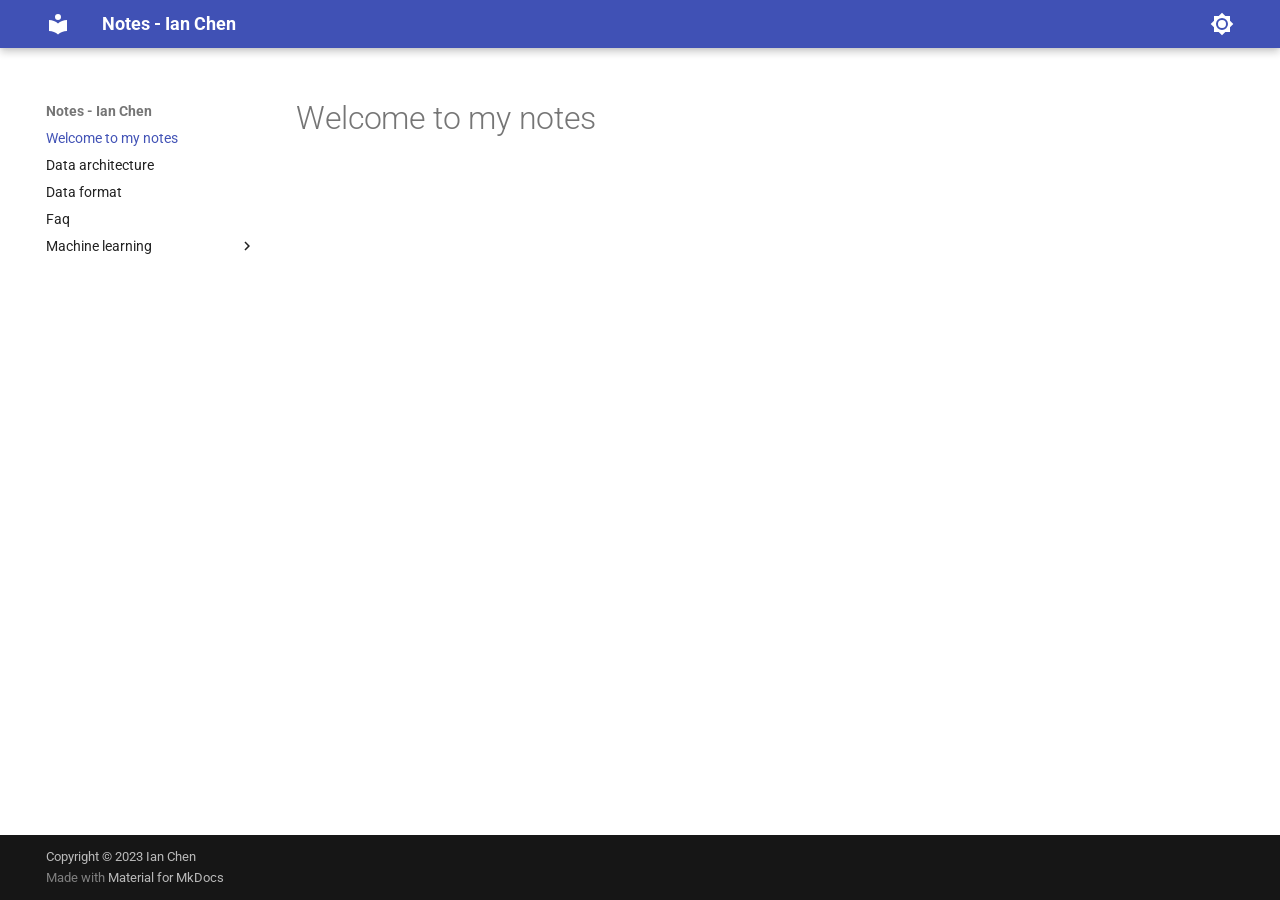
<file: index.html>
<!doctype html>
<html lang="en" class="no-js">
  <head>
    
      <meta charset="utf-8">
      <meta name="viewport" content="width=device-width,initial-scale=1">
      
      
      
      
      
        <link rel="next" href="data-architecture/">
      
      
      <link rel="icon" href="assets/images/favicon.png">
      <meta name="generator" content="mkdocs-1.5.3, mkdocs-material-9.4.8">
    
    
      
        <title>Notes - Ian Chen</title>
      
    
    
      <link rel="stylesheet" href="assets/stylesheets/main.4b4a2bd9.min.css">
      
        
        <link rel="stylesheet" href="assets/stylesheets/palette.356b1318.min.css">
      
      


    
    
      
    
    
      
        
        
        <link rel="preconnect" href="https://fonts.gstatic.com" crossorigin>
        <link rel="stylesheet" href="https://fonts.googleapis.com/css?family=Roboto:300,300i,400,400i,700,700i%7CRoboto+Mono:400,400i,700,700i&display=fallback">
        <style>:root{--md-text-font:"Roboto";--md-code-font:"Roboto Mono"}</style>
      
    
    
    <script>__md_scope=new URL(".",location),__md_hash=e=>[...e].reduce((e,_)=>(e<<5)-e+_.charCodeAt(0),0),__md_get=(e,_=localStorage,t=__md_scope)=>JSON.parse(_.getItem(t.pathname+"."+e)),__md_set=(e,_,t=localStorage,a=__md_scope)=>{try{t.setItem(a.pathname+"."+e,JSON.stringify(_))}catch(e){}}</script>
    
      

    
    
    
  </head>
  
  
    
    
      
    
    
    
    
    <body dir="ltr" data-md-color-scheme="default" data-md-color-primary="indigo" data-md-color-accent="indigo">
  
    
    
      <script>var palette=__md_get("__palette");if(palette&&"object"==typeof palette.color)for(var key of Object.keys(palette.color))document.body.setAttribute("data-md-color-"+key,palette.color[key])</script>
    
    <input class="md-toggle" data-md-toggle="drawer" type="checkbox" id="__drawer" autocomplete="off">
    <input class="md-toggle" data-md-toggle="search" type="checkbox" id="__search" autocomplete="off">
    <label class="md-overlay" for="__drawer"></label>
    <div data-md-component="skip">
      
        
        <a href="#welcome-to-my-notes" class="md-skip">
          Skip to content
        </a>
      
    </div>
    <div data-md-component="announce">
      
    </div>
    
    
      

  

<header class="md-header md-header--shadow" data-md-component="header">
  <nav class="md-header__inner md-grid" aria-label="Header">
    <a href="." title="Notes - Ian Chen" class="md-header__button md-logo" aria-label="Notes - Ian Chen" data-md-component="logo">
      
  
  <svg xmlns="http://www.w3.org/2000/svg" viewBox="0 0 24 24"><path d="M12 8a3 3 0 0 0 3-3 3 3 0 0 0-3-3 3 3 0 0 0-3 3 3 3 0 0 0 3 3m0 3.54C9.64 9.35 6.5 8 3 8v11c3.5 0 6.64 1.35 9 3.54 2.36-2.19 5.5-3.54 9-3.54V8c-3.5 0-6.64 1.35-9 3.54Z"/></svg>

    </a>
    <label class="md-header__button md-icon" for="__drawer">
      
      <svg xmlns="http://www.w3.org/2000/svg" viewBox="0 0 24 24"><path d="M3 6h18v2H3V6m0 5h18v2H3v-2m0 5h18v2H3v-2Z"/></svg>
    </label>
    <div class="md-header__title" data-md-component="header-title">
      <div class="md-header__ellipsis">
        <div class="md-header__topic">
          <span class="md-ellipsis">
            Notes - Ian Chen
          </span>
        </div>
        <div class="md-header__topic" data-md-component="header-topic">
          <span class="md-ellipsis">
            
              Welcome to my notes
            
          </span>
        </div>
      </div>
    </div>
    
      
        <form class="md-header__option" data-md-component="palette">
  
    
    
    
    <input class="md-option" data-md-color-media="(prefers-color-scheme: light)" data-md-color-scheme="default" data-md-color-primary="indigo" data-md-color-accent="indigo"  aria-label="Switch to dark mode"  type="radio" name="__palette" id="__palette_1">
    
      <label class="md-header__button md-icon" title="Switch to dark mode" for="__palette_2" hidden>
        <svg xmlns="http://www.w3.org/2000/svg" viewBox="0 0 24 24"><path d="M12 8a4 4 0 0 0-4 4 4 4 0 0 0 4 4 4 4 0 0 0 4-4 4 4 0 0 0-4-4m0 10a6 6 0 0 1-6-6 6 6 0 0 1 6-6 6 6 0 0 1 6 6 6 6 0 0 1-6 6m8-9.31V4h-4.69L12 .69 8.69 4H4v4.69L.69 12 4 15.31V20h4.69L12 23.31 15.31 20H20v-4.69L23.31 12 20 8.69Z"/></svg>
      </label>
    
  
    
    
    
    <input class="md-option" data-md-color-media="(prefers-color-scheme: dark)" data-md-color-scheme="slate" data-md-color-primary="indigo" data-md-color-accent="indigo"  aria-label="Switch to light mode"  type="radio" name="__palette" id="__palette_2">
    
      <label class="md-header__button md-icon" title="Switch to light mode" for="__palette_1" hidden>
        <svg xmlns="http://www.w3.org/2000/svg" viewBox="0 0 24 24"><path d="M12 18c-.89 0-1.74-.2-2.5-.55C11.56 16.5 13 14.42 13 12c0-2.42-1.44-4.5-3.5-5.45C10.26 6.2 11.11 6 12 6a6 6 0 0 1 6 6 6 6 0 0 1-6 6m8-9.31V4h-4.69L12 .69 8.69 4H4v4.69L.69 12 4 15.31V20h4.69L12 23.31 15.31 20H20v-4.69L23.31 12 20 8.69Z"/></svg>
      </label>
    
  
</form>
      
    
    
    
    
  </nav>
  
</header>
    
    <div class="md-container" data-md-component="container">
      
      
        
          
        
      
      <main class="md-main" data-md-component="main">
        <div class="md-main__inner md-grid">
          
            
              
              <div class="md-sidebar md-sidebar--primary" data-md-component="sidebar" data-md-type="navigation" >
                <div class="md-sidebar__scrollwrap">
                  <div class="md-sidebar__inner">
                    



<nav class="md-nav md-nav--primary" aria-label="Navigation" data-md-level="0">
  <label class="md-nav__title" for="__drawer">
    <a href="." title="Notes - Ian Chen" class="md-nav__button md-logo" aria-label="Notes - Ian Chen" data-md-component="logo">
      
  
  <svg xmlns="http://www.w3.org/2000/svg" viewBox="0 0 24 24"><path d="M12 8a3 3 0 0 0 3-3 3 3 0 0 0-3-3 3 3 0 0 0-3 3 3 3 0 0 0 3 3m0 3.54C9.64 9.35 6.5 8 3 8v11c3.5 0 6.64 1.35 9 3.54 2.36-2.19 5.5-3.54 9-3.54V8c-3.5 0-6.64 1.35-9 3.54Z"/></svg>

    </a>
    Notes - Ian Chen
  </label>
  
  <ul class="md-nav__list" data-md-scrollfix>
    
      
      
  
  
    
  
  
    <li class="md-nav__item md-nav__item--active">
      
      <input class="md-nav__toggle md-toggle" type="checkbox" id="__toc">
      
      
        
      
      
      <a href="." class="md-nav__link md-nav__link--active">
        
  
  <span class="md-ellipsis">
    Welcome to my notes
  </span>
  

      </a>
      
    </li>
  

    
      
      
  
  
  
    <li class="md-nav__item">
      <a href="data-architecture/" class="md-nav__link">
        
  
  <span class="md-ellipsis">
    Data architecture
  </span>
  

      </a>
    </li>
  

    
      
      
  
  
  
    <li class="md-nav__item">
      <a href="data-format/" class="md-nav__link">
        
  
  <span class="md-ellipsis">
    Data format
  </span>
  

      </a>
    </li>
  

    
      
      
  
  
  
    <li class="md-nav__item">
      <a href="faq/" class="md-nav__link">
        
  
  <span class="md-ellipsis">
    Faq
  </span>
  

      </a>
    </li>
  

    
      
      
  
  
  
    
    
    
    
    
    <li class="md-nav__item md-nav__item--nested">
      
        
        
        
        <input class="md-nav__toggle md-toggle " type="checkbox" id="__nav_5" >
        
          
          <label class="md-nav__link" for="__nav_5" id="__nav_5_label" tabindex="0">
            
  
  <span class="md-ellipsis">
    Machine learning
  </span>
  

            <span class="md-nav__icon md-icon"></span>
          </label>
        
        <nav class="md-nav" data-md-level="1" aria-labelledby="__nav_5_label" aria-expanded="false">
          <label class="md-nav__title" for="__nav_5">
            <span class="md-nav__icon md-icon"></span>
            Machine learning
          </label>
          <ul class="md-nav__list" data-md-scrollfix>
            
              
                
  
  
  
    <li class="md-nav__item">
      <a href="machine-learning/causal-analysis/" class="md-nav__link">
        
  
  <span class="md-ellipsis">
    Causal Analysis
  </span>
  

      </a>
    </li>
  

              
            
          </ul>
        </nav>
      
    </li>
  

    
  </ul>
</nav>
                  </div>
                </div>
              </div>
            
            
              
              <div class="md-sidebar md-sidebar--secondary" data-md-component="sidebar" data-md-type="toc" >
                <div class="md-sidebar__scrollwrap">
                  <div class="md-sidebar__inner">
                    

<nav class="md-nav md-nav--secondary" aria-label="Table of contents">
  
  
  
    
  
  
</nav>
                  </div>
                </div>
              </div>
            
          
          
            <div class="md-content" data-md-component="content">
              <article class="md-content__inner md-typeset">
                
                  


<h1 id="welcome-to-my-notes">Welcome to my notes</h1>





                
              </article>
            </div>
          
          
  <script>var tabs=__md_get("__tabs");if(Array.isArray(tabs))e:for(var set of document.querySelectorAll(".tabbed-set")){var tab,labels=set.querySelector(".tabbed-labels");for(tab of tabs)for(var label of labels.getElementsByTagName("label"))if(label.innerText.trim()===tab){var input=document.getElementById(label.htmlFor);input.checked=!0;continue e}}</script>

        </div>
        
      </main>
      
        <footer class="md-footer">
  
  <div class="md-footer-meta md-typeset">
    <div class="md-footer-meta__inner md-grid">
      <div class="md-copyright">
  
    <div class="md-copyright__highlight">
      Copyright &copy; 2023 Ian Chen
    </div>
  
  
    Made with
    <a href="https://squidfunk.github.io/mkdocs-material/" target="_blank" rel="noopener">
      Material for MkDocs
    </a>
  
</div>
      
    </div>
  </div>
</footer>
      
    </div>
    <div class="md-dialog" data-md-component="dialog">
      <div class="md-dialog__inner md-typeset"></div>
    </div>
    
    
    <script id="__config" type="application/json">{"base": ".", "features": ["content.tabs.link"], "search": "assets/javascripts/workers/search.f886a092.min.js", "translations": {"clipboard.copied": "Copied to clipboard", "clipboard.copy": "Copy to clipboard", "search.result.more.one": "1 more on this page", "search.result.more.other": "# more on this page", "search.result.none": "No matching documents", "search.result.one": "1 matching document", "search.result.other": "# matching documents", "search.result.placeholder": "Type to start searching", "search.result.term.missing": "Missing", "select.version": "Select version"}}</script>
    
    
      <script src="assets/javascripts/bundle.81fa17fe.min.js"></script>
      
    
  </body>
</html>
</file>
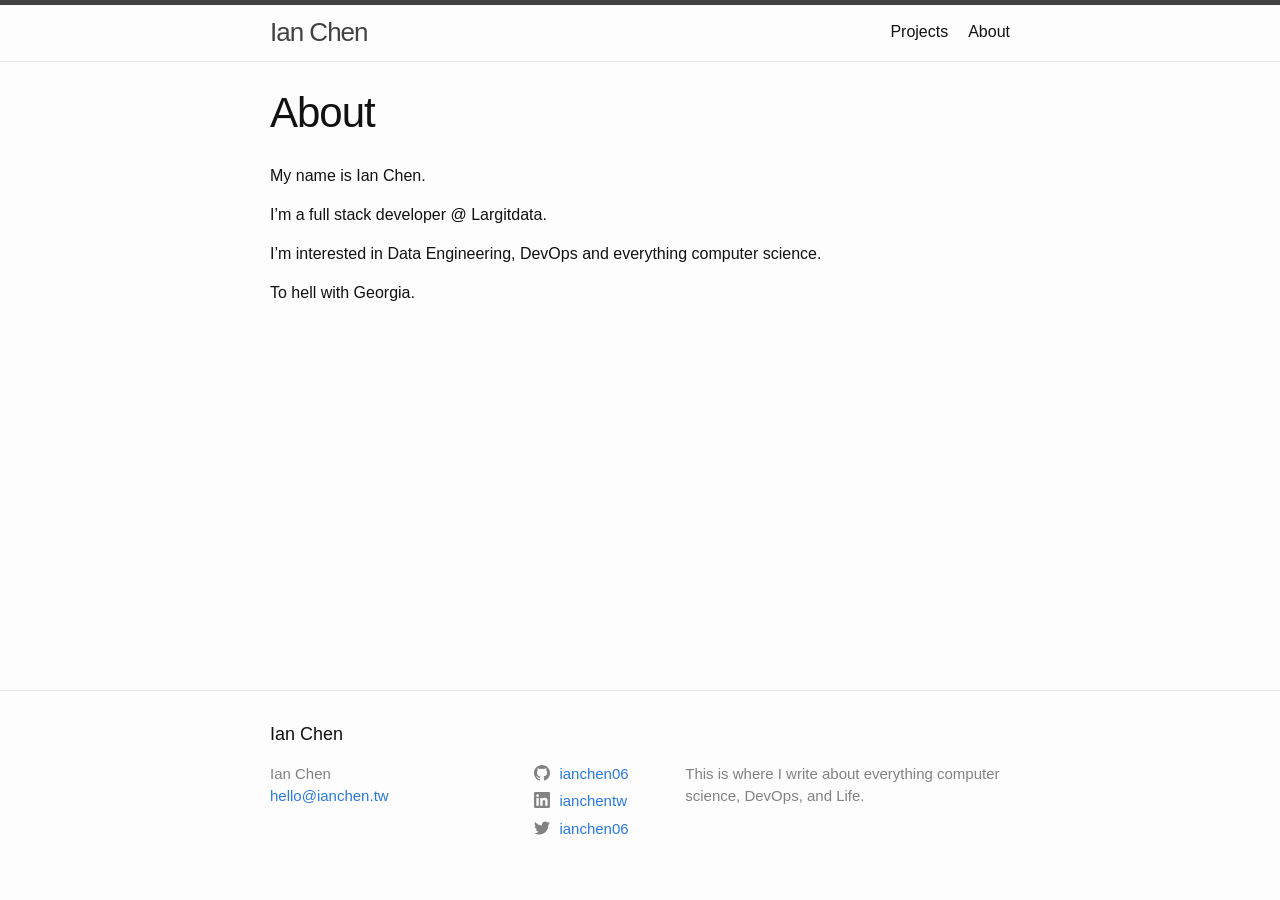
<file: about/index.html>
<!DOCTYPE html>
<html lang="en"><head>
  <meta charset="utf-8">
  <meta http-equiv="X-UA-Compatible" content="IE=edge">
  <meta name="viewport" content="width=device-width, initial-scale=1"><!-- Begin Jekyll SEO tag v2.5.0 -->
<title>About | Ian Chen</title>
<meta name="generator" content="Jekyll v3.7.3" />
<meta property="og:title" content="About" />
<meta property="og:locale" content="en_US" />
<meta name="description" content="This is where I write about everything computer science, DevOps, and Life." />
<meta property="og:description" content="This is where I write about everything computer science, DevOps, and Life." />
<link rel="canonical" href="https://ianchen.tw/about/" />
<meta property="og:url" content="https://ianchen.tw/about/" />
<meta property="og:site_name" content="Ian Chen" />
<script type="application/ld+json">
{"url":"https://ianchen.tw/about/","description":"This is where I write about everything computer science, DevOps, and Life.","name":"Ian Chen","@type":"WebSite","headline":"About","@context":"http://schema.org"}</script>
<!-- End Jekyll SEO tag -->
<link rel="stylesheet" href="/assets/main.css?4578715367804315137"><link type="application/atom+xml" rel="alternate" href="https://ianchen.tw/feed.xml" title="Ian Chen" /><script>
if(!(window.doNotTrack === "1" || navigator.doNotTrack === "1" || navigator.doNotTrack === "yes" || navigator.msDoNotTrack === "1")) {
  (function(i,s,o,g,r,a,m){i['GoogleAnalyticsObject']=r;i[r]=i[r]||function(){
  (i[r].q=i[r].q||[]).push(arguments)},i[r].l=1*new Date();a=s.createElement(o),
  m=s.getElementsByTagName(o)[0];a.async=1;a.src=g;m.parentNode.insertBefore(a,m)
  })(window,document,'script','https://www.google-analytics.com/analytics.js','ga');

  ga('create', 'UA-121808009-1', 'auto');
  ga('send', 'pageview');
}
</script>
  
</head>
<body><header class="site-header" role="banner">

  <div class="wrapper"><a class="site-title" rel="author" href="/">Ian Chen</a><nav class="site-nav">
        <input type="checkbox" id="nav-trigger" class="nav-trigger" />
        <label for="nav-trigger">
          <span class="menu-icon">
            <svg viewBox="0 0 18 15" width="18px" height="15px">
              <path d="M18,1.484c0,0.82-0.665,1.484-1.484,1.484H1.484C0.665,2.969,0,2.304,0,1.484l0,0C0,0.665,0.665,0,1.484,0 h15.032C17.335,0,18,0.665,18,1.484L18,1.484z M18,7.516C18,8.335,17.335,9,16.516,9H1.484C0.665,9,0,8.335,0,7.516l0,0 c0-0.82,0.665-1.484,1.484-1.484h15.032C17.335,6.031,18,6.696,18,7.516L18,7.516z M18,13.516C18,14.335,17.335,15,16.516,15H1.484 C0.665,15,0,14.335,0,13.516l0,0c0-0.82,0.665-1.483,1.484-1.483h15.032C17.335,12.031,18,12.695,18,13.516L18,13.516z"/>
            </svg>
          </span>
        </label>

        <div class="trigger"><a class="page-link" href="/projects/">Projects</a><a class="page-link" href="/about/">About</a></div>
      </nav></div>
</header>
<main class="page-content" aria-label="Content">
      <div class="wrapper">
        <article class="post">

  <header class="post-header">
    <h1 class="post-title">About</h1>
  </header>

  <div class="post-content">
    <p>My name is Ian Chen.</p>

<p>I’m a full stack developer @ Largitdata.</p>

<p>I’m interested in Data Engineering, DevOps and everything computer science.</p>

<p>To hell with Georgia.</p>

  </div>

</article>

      </div>
    </main><footer class="site-footer h-card">
  <data class="u-url" href="/"></data>

  <div class="wrapper">

    <h2 class="footer-heading">Ian Chen</h2>

    <div class="footer-col-wrapper">
      <div class="footer-col footer-col-1">
        <ul class="contact-list">
          <li class="p-name">Ian Chen</li><li><a class="u-email" href="mailto:hello@ianchen.tw">hello@ianchen.tw</a></li></ul>
      </div>

      <div class="footer-col footer-col-2"><ul class="social-media-list"><li><a href="https://github.com/ianchen06"><svg class="svg-icon"><use xlink:href="/assets/minima-social-icons.svg#github"></use></svg> <span class="username">ianchen06</span></a></li><li><a href="https://www.linkedin.com/in/ianchentw"><svg class="svg-icon"><use xlink:href="/assets/minima-social-icons.svg#linkedin"></use></svg> <span class="username">ianchentw</span></a></li><li><a href="https://www.twitter.com/ianchen06"><svg class="svg-icon"><use xlink:href="/assets/minima-social-icons.svg#twitter"></use></svg> <span class="username">ianchen06</span></a></li></ul>
</div>

      <div class="footer-col footer-col-3">
        <p>This is where I write about everything computer science, DevOps, and Life.</p>
      </div>
    </div>

  </div>

</footer>
</body>

</html>
</file>
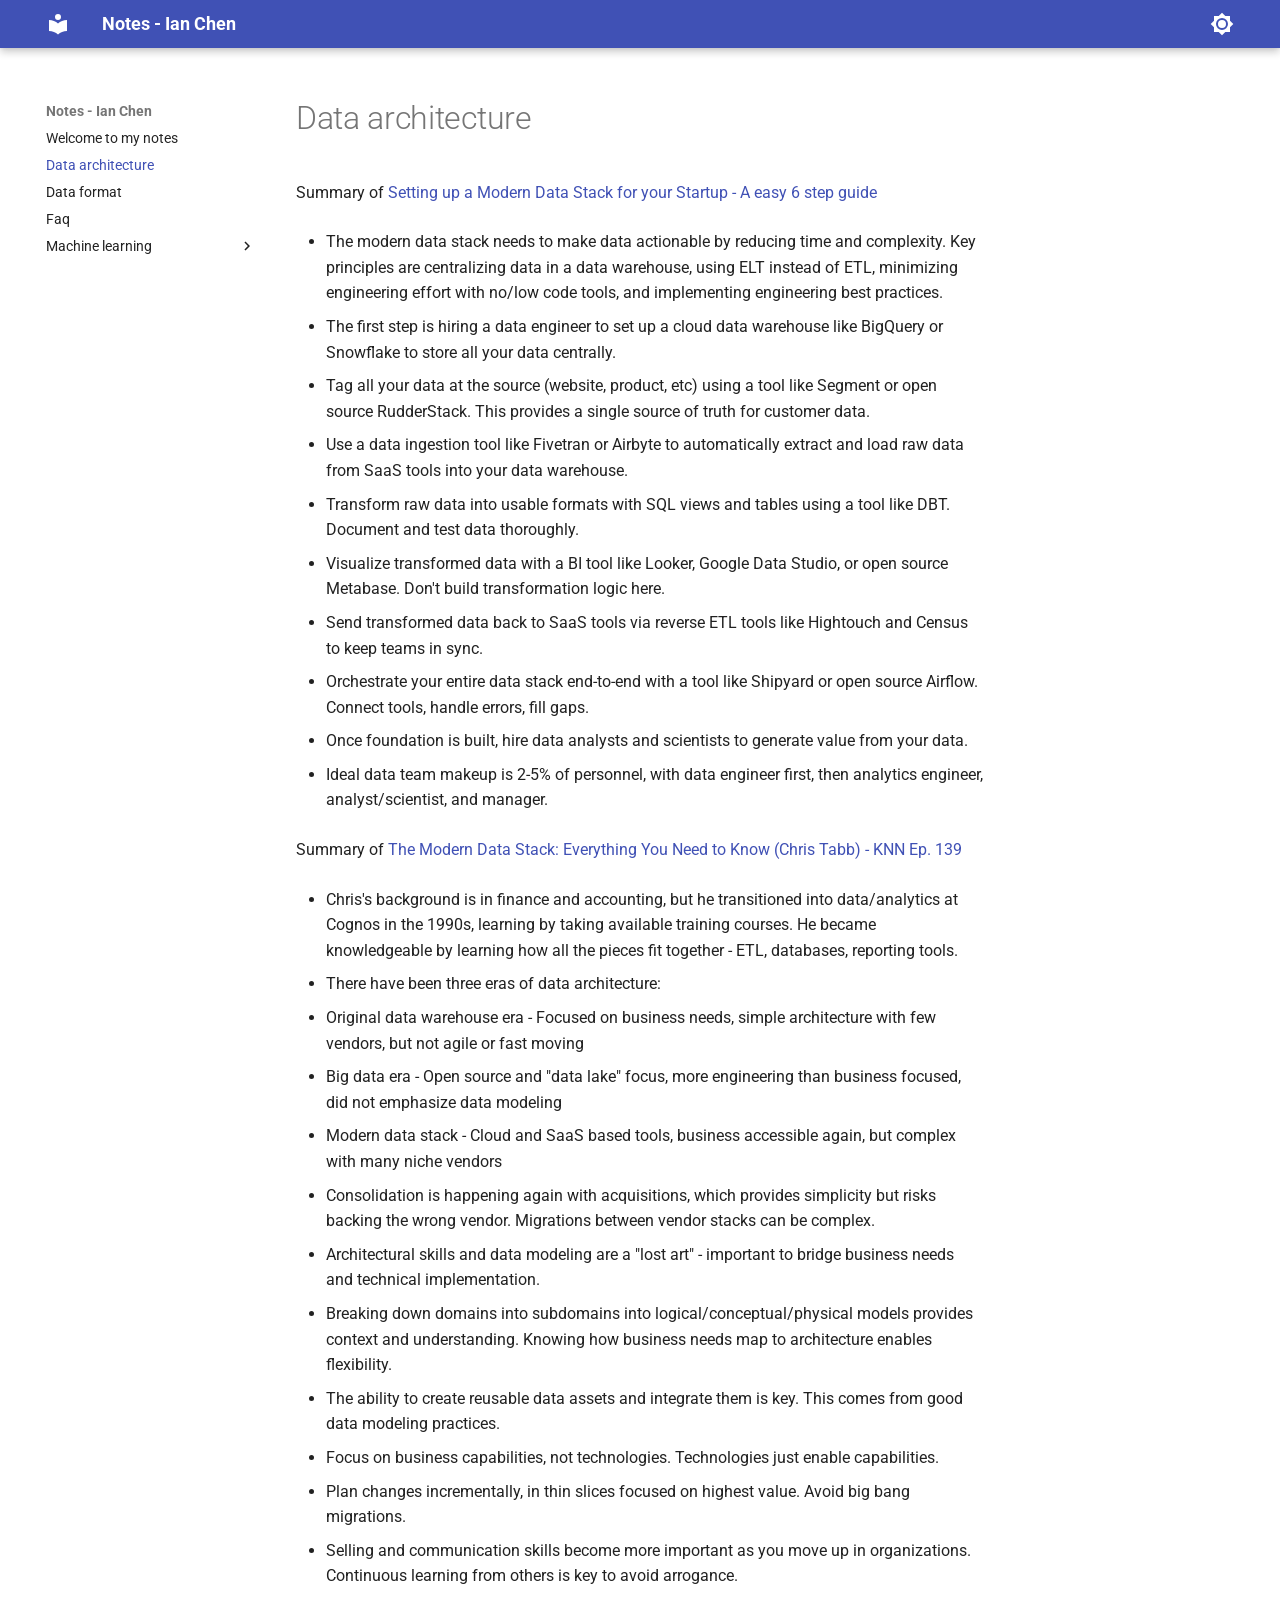
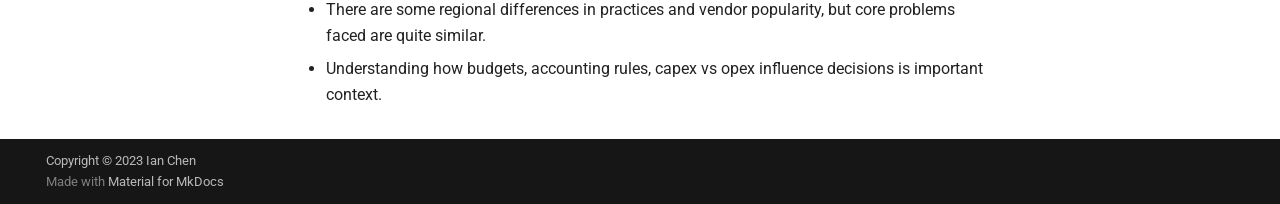
<file: data-architecture/index.html>
<!doctype html>
<html lang="en" class="no-js">
  <head>
    
      <meta charset="utf-8">
      <meta name="viewport" content="width=device-width,initial-scale=1">
      
      
      
      
        <link rel="prev" href="..">
      
      
        <link rel="next" href="../data-format/">
      
      
      <link rel="icon" href="../assets/images/favicon.png">
      <meta name="generator" content="mkdocs-1.5.3, mkdocs-material-9.4.8">
    
    
      
        <title>Data architecture - Notes - Ian Chen</title>
      
    
    
      <link rel="stylesheet" href="../assets/stylesheets/main.4b4a2bd9.min.css">
      
        
        <link rel="stylesheet" href="../assets/stylesheets/palette.356b1318.min.css">
      
      


    
    
      
    
    
      
        
        
        <link rel="preconnect" href="https://fonts.gstatic.com" crossorigin>
        <link rel="stylesheet" href="https://fonts.googleapis.com/css?family=Roboto:300,300i,400,400i,700,700i%7CRoboto+Mono:400,400i,700,700i&display=fallback">
        <style>:root{--md-text-font:"Roboto";--md-code-font:"Roboto Mono"}</style>
      
    
    
    <script>__md_scope=new URL("..",location),__md_hash=e=>[...e].reduce((e,_)=>(e<<5)-e+_.charCodeAt(0),0),__md_get=(e,_=localStorage,t=__md_scope)=>JSON.parse(_.getItem(t.pathname+"."+e)),__md_set=(e,_,t=localStorage,a=__md_scope)=>{try{t.setItem(a.pathname+"."+e,JSON.stringify(_))}catch(e){}}</script>
    
      

    
    
    
  </head>
  
  
    
    
      
    
    
    
    
    <body dir="ltr" data-md-color-scheme="default" data-md-color-primary="indigo" data-md-color-accent="indigo">
  
    
    
      <script>var palette=__md_get("__palette");if(palette&&"object"==typeof palette.color)for(var key of Object.keys(palette.color))document.body.setAttribute("data-md-color-"+key,palette.color[key])</script>
    
    <input class="md-toggle" data-md-toggle="drawer" type="checkbox" id="__drawer" autocomplete="off">
    <input class="md-toggle" data-md-toggle="search" type="checkbox" id="__search" autocomplete="off">
    <label class="md-overlay" for="__drawer"></label>
    <div data-md-component="skip">
      
    </div>
    <div data-md-component="announce">
      
    </div>
    
    
      

  

<header class="md-header md-header--shadow" data-md-component="header">
  <nav class="md-header__inner md-grid" aria-label="Header">
    <a href=".." title="Notes - Ian Chen" class="md-header__button md-logo" aria-label="Notes - Ian Chen" data-md-component="logo">
      
  
  <svg xmlns="http://www.w3.org/2000/svg" viewBox="0 0 24 24"><path d="M12 8a3 3 0 0 0 3-3 3 3 0 0 0-3-3 3 3 0 0 0-3 3 3 3 0 0 0 3 3m0 3.54C9.64 9.35 6.5 8 3 8v11c3.5 0 6.64 1.35 9 3.54 2.36-2.19 5.5-3.54 9-3.54V8c-3.5 0-6.64 1.35-9 3.54Z"/></svg>

    </a>
    <label class="md-header__button md-icon" for="__drawer">
      
      <svg xmlns="http://www.w3.org/2000/svg" viewBox="0 0 24 24"><path d="M3 6h18v2H3V6m0 5h18v2H3v-2m0 5h18v2H3v-2Z"/></svg>
    </label>
    <div class="md-header__title" data-md-component="header-title">
      <div class="md-header__ellipsis">
        <div class="md-header__topic">
          <span class="md-ellipsis">
            Notes - Ian Chen
          </span>
        </div>
        <div class="md-header__topic" data-md-component="header-topic">
          <span class="md-ellipsis">
            
              Data architecture
            
          </span>
        </div>
      </div>
    </div>
    
      
        <form class="md-header__option" data-md-component="palette">
  
    
    
    
    <input class="md-option" data-md-color-media="(prefers-color-scheme: light)" data-md-color-scheme="default" data-md-color-primary="indigo" data-md-color-accent="indigo"  aria-label="Switch to dark mode"  type="radio" name="__palette" id="__palette_1">
    
      <label class="md-header__button md-icon" title="Switch to dark mode" for="__palette_2" hidden>
        <svg xmlns="http://www.w3.org/2000/svg" viewBox="0 0 24 24"><path d="M12 8a4 4 0 0 0-4 4 4 4 0 0 0 4 4 4 4 0 0 0 4-4 4 4 0 0 0-4-4m0 10a6 6 0 0 1-6-6 6 6 0 0 1 6-6 6 6 0 0 1 6 6 6 6 0 0 1-6 6m8-9.31V4h-4.69L12 .69 8.69 4H4v4.69L.69 12 4 15.31V20h4.69L12 23.31 15.31 20H20v-4.69L23.31 12 20 8.69Z"/></svg>
      </label>
    
  
    
    
    
    <input class="md-option" data-md-color-media="(prefers-color-scheme: dark)" data-md-color-scheme="slate" data-md-color-primary="indigo" data-md-color-accent="indigo"  aria-label="Switch to light mode"  type="radio" name="__palette" id="__palette_2">
    
      <label class="md-header__button md-icon" title="Switch to light mode" for="__palette_1" hidden>
        <svg xmlns="http://www.w3.org/2000/svg" viewBox="0 0 24 24"><path d="M12 18c-.89 0-1.74-.2-2.5-.55C11.56 16.5 13 14.42 13 12c0-2.42-1.44-4.5-3.5-5.45C10.26 6.2 11.11 6 12 6a6 6 0 0 1 6 6 6 6 0 0 1-6 6m8-9.31V4h-4.69L12 .69 8.69 4H4v4.69L.69 12 4 15.31V20h4.69L12 23.31 15.31 20H20v-4.69L23.31 12 20 8.69Z"/></svg>
      </label>
    
  
</form>
      
    
    
    
    
  </nav>
  
</header>
    
    <div class="md-container" data-md-component="container">
      
      
        
          
        
      
      <main class="md-main" data-md-component="main">
        <div class="md-main__inner md-grid">
          
            
              
              <div class="md-sidebar md-sidebar--primary" data-md-component="sidebar" data-md-type="navigation" >
                <div class="md-sidebar__scrollwrap">
                  <div class="md-sidebar__inner">
                    



<nav class="md-nav md-nav--primary" aria-label="Navigation" data-md-level="0">
  <label class="md-nav__title" for="__drawer">
    <a href=".." title="Notes - Ian Chen" class="md-nav__button md-logo" aria-label="Notes - Ian Chen" data-md-component="logo">
      
  
  <svg xmlns="http://www.w3.org/2000/svg" viewBox="0 0 24 24"><path d="M12 8a3 3 0 0 0 3-3 3 3 0 0 0-3-3 3 3 0 0 0-3 3 3 3 0 0 0 3 3m0 3.54C9.64 9.35 6.5 8 3 8v11c3.5 0 6.64 1.35 9 3.54 2.36-2.19 5.5-3.54 9-3.54V8c-3.5 0-6.64 1.35-9 3.54Z"/></svg>

    </a>
    Notes - Ian Chen
  </label>
  
  <ul class="md-nav__list" data-md-scrollfix>
    
      
      
  
  
  
    <li class="md-nav__item">
      <a href=".." class="md-nav__link">
        
  
  <span class="md-ellipsis">
    Welcome to my notes
  </span>
  

      </a>
    </li>
  

    
      
      
  
  
    
  
  
    <li class="md-nav__item md-nav__item--active">
      
      <input class="md-nav__toggle md-toggle" type="checkbox" id="__toc">
      
      
      
      <a href="./" class="md-nav__link md-nav__link--active">
        
  
  <span class="md-ellipsis">
    Data architecture
  </span>
  

      </a>
      
    </li>
  

    
      
      
  
  
  
    <li class="md-nav__item">
      <a href="../data-format/" class="md-nav__link">
        
  
  <span class="md-ellipsis">
    Data format
  </span>
  

      </a>
    </li>
  

    
      
      
  
  
  
    <li class="md-nav__item">
      <a href="../faq/" class="md-nav__link">
        
  
  <span class="md-ellipsis">
    Faq
  </span>
  

      </a>
    </li>
  

    
      
      
  
  
  
    
    
    
    
    
    <li class="md-nav__item md-nav__item--nested">
      
        
        
        
        <input class="md-nav__toggle md-toggle " type="checkbox" id="__nav_5" >
        
          
          <label class="md-nav__link" for="__nav_5" id="__nav_5_label" tabindex="0">
            
  
  <span class="md-ellipsis">
    Machine learning
  </span>
  

            <span class="md-nav__icon md-icon"></span>
          </label>
        
        <nav class="md-nav" data-md-level="1" aria-labelledby="__nav_5_label" aria-expanded="false">
          <label class="md-nav__title" for="__nav_5">
            <span class="md-nav__icon md-icon"></span>
            Machine learning
          </label>
          <ul class="md-nav__list" data-md-scrollfix>
            
              
                
  
  
  
    <li class="md-nav__item">
      <a href="../machine-learning/causal-analysis/" class="md-nav__link">
        
  
  <span class="md-ellipsis">
    Causal Analysis
  </span>
  

      </a>
    </li>
  

              
            
          </ul>
        </nav>
      
    </li>
  

    
  </ul>
</nav>
                  </div>
                </div>
              </div>
            
            
              
              <div class="md-sidebar md-sidebar--secondary" data-md-component="sidebar" data-md-type="toc" >
                <div class="md-sidebar__scrollwrap">
                  <div class="md-sidebar__inner">
                    

<nav class="md-nav md-nav--secondary" aria-label="Table of contents">
  
  
  
  
</nav>
                  </div>
                </div>
              </div>
            
          
          
            <div class="md-content" data-md-component="content">
              <article class="md-content__inner md-typeset">
                
                  


  <h1>Data architecture</h1>

<p>Summary of <a href="https://www.youtube.com/watch?v=8Ue469PBS-8&amp;list=PLpl37lLtfRJ4PcSm10GolN83nRxzCp0u4&amp;index=2&amp;t=2s&amp;pp=gAQBiAQB">Setting up a Modern Data Stack for your Startup - A easy 6 step guide</a></p>
<ul>
<li>
<p>The modern data stack needs to make data actionable by reducing time and complexity. Key principles are centralizing data in a data warehouse, using ELT instead of ETL, minimizing engineering effort with no/low code tools, and implementing engineering best practices.</p>
</li>
<li>
<p>The first step is hiring a data engineer to set up a cloud data warehouse like BigQuery or Snowflake to store all your data centrally.</p>
</li>
<li>
<p>Tag all your data at the source (website, product, etc) using a tool like Segment or open source RudderStack. This provides a single source of truth for customer data.</p>
</li>
<li>
<p>Use a data ingestion tool like Fivetran or Airbyte to automatically extract and load raw data from SaaS tools into your data warehouse.</p>
</li>
<li>
<p>Transform raw data into usable formats with SQL views and tables using a tool like DBT. Document and test data thoroughly.</p>
</li>
<li>
<p>Visualize transformed data with a BI tool like Looker, Google Data Studio, or open source Metabase. Don't build transformation logic here.</p>
</li>
<li>
<p>Send transformed data back to SaaS tools via reverse ETL tools like Hightouch and Census to keep teams in sync.</p>
</li>
<li>
<p>Orchestrate your entire data stack end-to-end with a tool like Shipyard or open source Airflow. Connect tools, handle errors, fill gaps.</p>
</li>
<li>
<p>Once foundation is built, hire data analysts and scientists to generate value from your data.</p>
</li>
<li>
<p>Ideal data team makeup is 2-5% of personnel, with data engineer first, then analytics engineer, analyst/scientist, and manager.</p>
</li>
</ul>
<p>Summary of <a href="https://www.youtube.com/watch?v=kNBrk2ZdhNA&amp;list=PLpl37lLtfRJ4PcSm10GolN83nRxzCp0u4&amp;index=8">The Modern Data Stack: Everything You Need to Know (Chris Tabb) - KNN Ep. 139</a></p>
<ul>
<li>
<p>Chris's background is in finance and accounting, but he transitioned into data/analytics at Cognos in the 1990s, learning by taking available training courses. He became knowledgeable by learning how all the pieces fit together - ETL, databases, reporting tools.</p>
</li>
<li>
<p>There have been three eras of data architecture:</p>
</li>
<li>Original data warehouse era - Focused on business needs, simple architecture with few vendors, but not agile or fast moving</li>
<li>Big data era - Open source and "data lake" focus, more engineering than business focused, did not emphasize data modeling</li>
<li>
<p>Modern data stack - Cloud and SaaS based tools, business accessible again, but complex with many niche vendors</p>
</li>
<li>
<p>Consolidation is happening again with acquisitions, which provides simplicity but risks backing the wrong vendor. Migrations between vendor stacks can be complex.</p>
</li>
<li>
<p>Architectural skills and data modeling are a "lost art" - important to bridge business needs and technical implementation.</p>
</li>
<li>
<p>Breaking down domains into subdomains into logical/conceptual/physical models provides context and understanding. Knowing how business needs map to architecture enables flexibility.</p>
</li>
<li>
<p>The ability to create reusable data assets and integrate them is key. This comes from good data modeling practices.</p>
</li>
<li>
<p>Focus on business capabilities, not technologies. Technologies just enable capabilities.</p>
</li>
<li>
<p>Plan changes incrementally, in thin slices focused on highest value. Avoid big bang migrations.</p>
</li>
<li>
<p>Selling and communication skills become more important as you move up in organizations. Continuous learning from others is key to avoid arrogance.</p>
</li>
<li>
<p>There are some regional differences in practices and vendor popularity, but core problems faced are quite similar.</p>
</li>
<li>
<p>Understanding how budgets, accounting rules, capex vs opex influence decisions is important context.</p>
</li>
</ul>





                
              </article>
            </div>
          
          
  <script>var tabs=__md_get("__tabs");if(Array.isArray(tabs))e:for(var set of document.querySelectorAll(".tabbed-set")){var tab,labels=set.querySelector(".tabbed-labels");for(tab of tabs)for(var label of labels.getElementsByTagName("label"))if(label.innerText.trim()===tab){var input=document.getElementById(label.htmlFor);input.checked=!0;continue e}}</script>

        </div>
        
      </main>
      
        <footer class="md-footer">
  
  <div class="md-footer-meta md-typeset">
    <div class="md-footer-meta__inner md-grid">
      <div class="md-copyright">
  
    <div class="md-copyright__highlight">
      Copyright &copy; 2023 Ian Chen
    </div>
  
  
    Made with
    <a href="https://squidfunk.github.io/mkdocs-material/" target="_blank" rel="noopener">
      Material for MkDocs
    </a>
  
</div>
      
    </div>
  </div>
</footer>
      
    </div>
    <div class="md-dialog" data-md-component="dialog">
      <div class="md-dialog__inner md-typeset"></div>
    </div>
    
    
    <script id="__config" type="application/json">{"base": "..", "features": ["content.tabs.link"], "search": "../assets/javascripts/workers/search.f886a092.min.js", "translations": {"clipboard.copied": "Copied to clipboard", "clipboard.copy": "Copy to clipboard", "search.result.more.one": "1 more on this page", "search.result.more.other": "# more on this page", "search.result.none": "No matching documents", "search.result.one": "1 matching document", "search.result.other": "# matching documents", "search.result.placeholder": "Type to start searching", "search.result.term.missing": "Missing", "select.version": "Select version"}}</script>
    
    
      <script src="../assets/javascripts/bundle.81fa17fe.min.js"></script>
      
    
  </body>
</html>
</file>
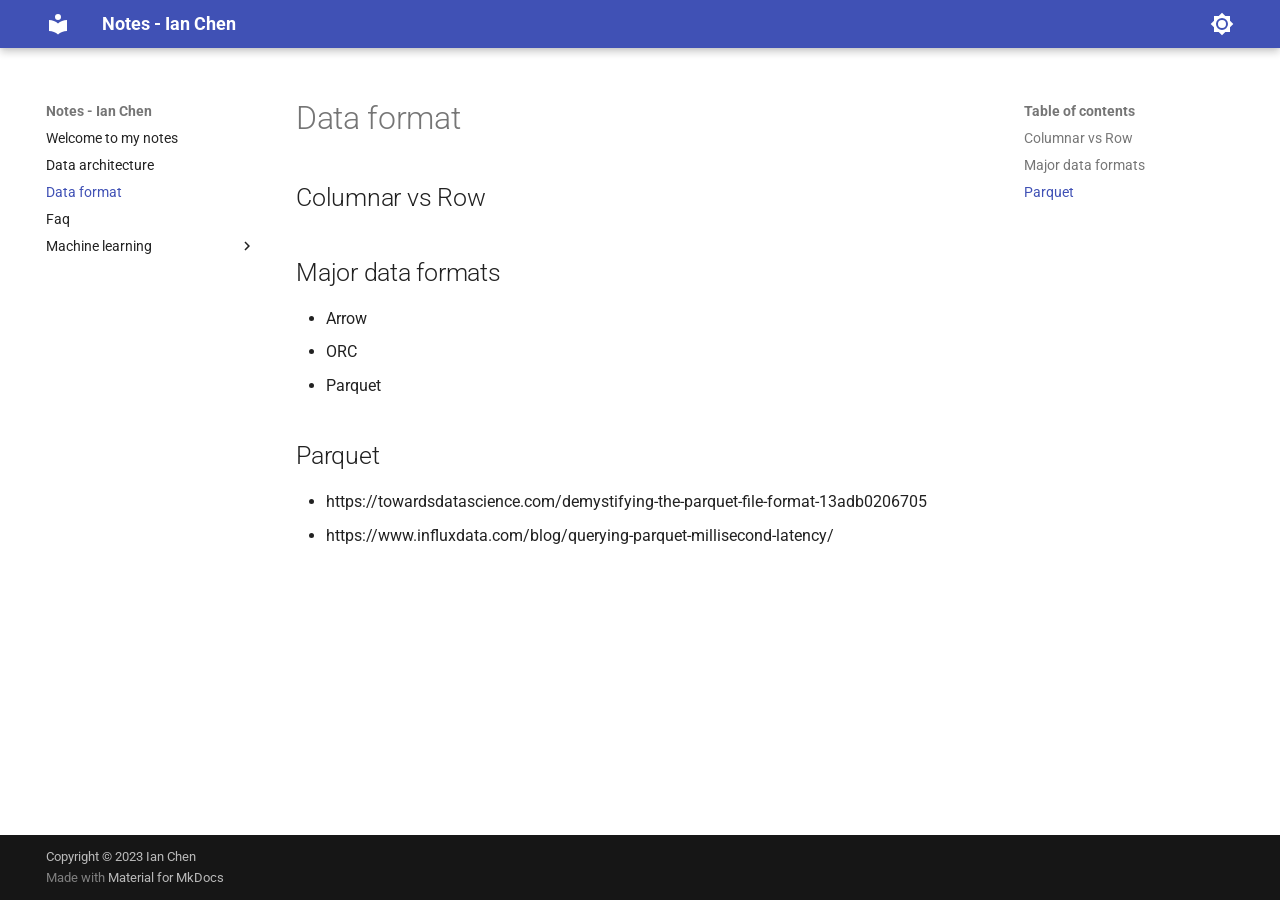
<file: data-format/index.html>
<!doctype html>
<html lang="en" class="no-js">
  <head>
    
      <meta charset="utf-8">
      <meta name="viewport" content="width=device-width,initial-scale=1">
      
      
      
      
        <link rel="prev" href="../data-architecture/">
      
      
        <link rel="next" href="../faq/">
      
      
      <link rel="icon" href="../assets/images/favicon.png">
      <meta name="generator" content="mkdocs-1.5.3, mkdocs-material-9.4.8">
    
    
      
        <title>Data format - Notes - Ian Chen</title>
      
    
    
      <link rel="stylesheet" href="../assets/stylesheets/main.4b4a2bd9.min.css">
      
        
        <link rel="stylesheet" href="../assets/stylesheets/palette.356b1318.min.css">
      
      


    
    
      
    
    
      
        
        
        <link rel="preconnect" href="https://fonts.gstatic.com" crossorigin>
        <link rel="stylesheet" href="https://fonts.googleapis.com/css?family=Roboto:300,300i,400,400i,700,700i%7CRoboto+Mono:400,400i,700,700i&display=fallback">
        <style>:root{--md-text-font:"Roboto";--md-code-font:"Roboto Mono"}</style>
      
    
    
    <script>__md_scope=new URL("..",location),__md_hash=e=>[...e].reduce((e,_)=>(e<<5)-e+_.charCodeAt(0),0),__md_get=(e,_=localStorage,t=__md_scope)=>JSON.parse(_.getItem(t.pathname+"."+e)),__md_set=(e,_,t=localStorage,a=__md_scope)=>{try{t.setItem(a.pathname+"."+e,JSON.stringify(_))}catch(e){}}</script>
    
      

    
    
    
  </head>
  
  
    
    
      
    
    
    
    
    <body dir="ltr" data-md-color-scheme="default" data-md-color-primary="indigo" data-md-color-accent="indigo">
  
    
    
      <script>var palette=__md_get("__palette");if(palette&&"object"==typeof palette.color)for(var key of Object.keys(palette.color))document.body.setAttribute("data-md-color-"+key,palette.color[key])</script>
    
    <input class="md-toggle" data-md-toggle="drawer" type="checkbox" id="__drawer" autocomplete="off">
    <input class="md-toggle" data-md-toggle="search" type="checkbox" id="__search" autocomplete="off">
    <label class="md-overlay" for="__drawer"></label>
    <div data-md-component="skip">
      
        
        <a href="#columnar-vs-row" class="md-skip">
          Skip to content
        </a>
      
    </div>
    <div data-md-component="announce">
      
    </div>
    
    
      

  

<header class="md-header md-header--shadow" data-md-component="header">
  <nav class="md-header__inner md-grid" aria-label="Header">
    <a href=".." title="Notes - Ian Chen" class="md-header__button md-logo" aria-label="Notes - Ian Chen" data-md-component="logo">
      
  
  <svg xmlns="http://www.w3.org/2000/svg" viewBox="0 0 24 24"><path d="M12 8a3 3 0 0 0 3-3 3 3 0 0 0-3-3 3 3 0 0 0-3 3 3 3 0 0 0 3 3m0 3.54C9.64 9.35 6.5 8 3 8v11c3.5 0 6.64 1.35 9 3.54 2.36-2.19 5.5-3.54 9-3.54V8c-3.5 0-6.64 1.35-9 3.54Z"/></svg>

    </a>
    <label class="md-header__button md-icon" for="__drawer">
      
      <svg xmlns="http://www.w3.org/2000/svg" viewBox="0 0 24 24"><path d="M3 6h18v2H3V6m0 5h18v2H3v-2m0 5h18v2H3v-2Z"/></svg>
    </label>
    <div class="md-header__title" data-md-component="header-title">
      <div class="md-header__ellipsis">
        <div class="md-header__topic">
          <span class="md-ellipsis">
            Notes - Ian Chen
          </span>
        </div>
        <div class="md-header__topic" data-md-component="header-topic">
          <span class="md-ellipsis">
            
              Data format
            
          </span>
        </div>
      </div>
    </div>
    
      
        <form class="md-header__option" data-md-component="palette">
  
    
    
    
    <input class="md-option" data-md-color-media="(prefers-color-scheme: light)" data-md-color-scheme="default" data-md-color-primary="indigo" data-md-color-accent="indigo"  aria-label="Switch to dark mode"  type="radio" name="__palette" id="__palette_1">
    
      <label class="md-header__button md-icon" title="Switch to dark mode" for="__palette_2" hidden>
        <svg xmlns="http://www.w3.org/2000/svg" viewBox="0 0 24 24"><path d="M12 8a4 4 0 0 0-4 4 4 4 0 0 0 4 4 4 4 0 0 0 4-4 4 4 0 0 0-4-4m0 10a6 6 0 0 1-6-6 6 6 0 0 1 6-6 6 6 0 0 1 6 6 6 6 0 0 1-6 6m8-9.31V4h-4.69L12 .69 8.69 4H4v4.69L.69 12 4 15.31V20h4.69L12 23.31 15.31 20H20v-4.69L23.31 12 20 8.69Z"/></svg>
      </label>
    
  
    
    
    
    <input class="md-option" data-md-color-media="(prefers-color-scheme: dark)" data-md-color-scheme="slate" data-md-color-primary="indigo" data-md-color-accent="indigo"  aria-label="Switch to light mode"  type="radio" name="__palette" id="__palette_2">
    
      <label class="md-header__button md-icon" title="Switch to light mode" for="__palette_1" hidden>
        <svg xmlns="http://www.w3.org/2000/svg" viewBox="0 0 24 24"><path d="M12 18c-.89 0-1.74-.2-2.5-.55C11.56 16.5 13 14.42 13 12c0-2.42-1.44-4.5-3.5-5.45C10.26 6.2 11.11 6 12 6a6 6 0 0 1 6 6 6 6 0 0 1-6 6m8-9.31V4h-4.69L12 .69 8.69 4H4v4.69L.69 12 4 15.31V20h4.69L12 23.31 15.31 20H20v-4.69L23.31 12 20 8.69Z"/></svg>
      </label>
    
  
</form>
      
    
    
    
    
  </nav>
  
</header>
    
    <div class="md-container" data-md-component="container">
      
      
        
          
        
      
      <main class="md-main" data-md-component="main">
        <div class="md-main__inner md-grid">
          
            
              
              <div class="md-sidebar md-sidebar--primary" data-md-component="sidebar" data-md-type="navigation" >
                <div class="md-sidebar__scrollwrap">
                  <div class="md-sidebar__inner">
                    



<nav class="md-nav md-nav--primary" aria-label="Navigation" data-md-level="0">
  <label class="md-nav__title" for="__drawer">
    <a href=".." title="Notes - Ian Chen" class="md-nav__button md-logo" aria-label="Notes - Ian Chen" data-md-component="logo">
      
  
  <svg xmlns="http://www.w3.org/2000/svg" viewBox="0 0 24 24"><path d="M12 8a3 3 0 0 0 3-3 3 3 0 0 0-3-3 3 3 0 0 0-3 3 3 3 0 0 0 3 3m0 3.54C9.64 9.35 6.5 8 3 8v11c3.5 0 6.64 1.35 9 3.54 2.36-2.19 5.5-3.54 9-3.54V8c-3.5 0-6.64 1.35-9 3.54Z"/></svg>

    </a>
    Notes - Ian Chen
  </label>
  
  <ul class="md-nav__list" data-md-scrollfix>
    
      
      
  
  
  
    <li class="md-nav__item">
      <a href=".." class="md-nav__link">
        
  
  <span class="md-ellipsis">
    Welcome to my notes
  </span>
  

      </a>
    </li>
  

    
      
      
  
  
  
    <li class="md-nav__item">
      <a href="../data-architecture/" class="md-nav__link">
        
  
  <span class="md-ellipsis">
    Data architecture
  </span>
  

      </a>
    </li>
  

    
      
      
  
  
    
  
  
    <li class="md-nav__item md-nav__item--active">
      
      <input class="md-nav__toggle md-toggle" type="checkbox" id="__toc">
      
      
      
        <label class="md-nav__link md-nav__link--active" for="__toc">
          
  
  <span class="md-ellipsis">
    Data format
  </span>
  

          <span class="md-nav__icon md-icon"></span>
        </label>
      
      <a href="./" class="md-nav__link md-nav__link--active">
        
  
  <span class="md-ellipsis">
    Data format
  </span>
  

      </a>
      
        

<nav class="md-nav md-nav--secondary" aria-label="Table of contents">
  
  
  
  
    <label class="md-nav__title" for="__toc">
      <span class="md-nav__icon md-icon"></span>
      Table of contents
    </label>
    <ul class="md-nav__list" data-md-component="toc" data-md-scrollfix>
      
        <li class="md-nav__item">
  <a href="#columnar-vs-row" class="md-nav__link">
    Columnar vs Row
  </a>
  
</li>
      
        <li class="md-nav__item">
  <a href="#major-data-formats" class="md-nav__link">
    Major data formats
  </a>
  
</li>
      
        <li class="md-nav__item">
  <a href="#parquet" class="md-nav__link">
    Parquet
  </a>
  
</li>
      
    </ul>
  
</nav>
      
    </li>
  

    
      
      
  
  
  
    <li class="md-nav__item">
      <a href="../faq/" class="md-nav__link">
        
  
  <span class="md-ellipsis">
    Faq
  </span>
  

      </a>
    </li>
  

    
      
      
  
  
  
    
    
    
    
    
    <li class="md-nav__item md-nav__item--nested">
      
        
        
        
        <input class="md-nav__toggle md-toggle " type="checkbox" id="__nav_5" >
        
          
          <label class="md-nav__link" for="__nav_5" id="__nav_5_label" tabindex="0">
            
  
  <span class="md-ellipsis">
    Machine learning
  </span>
  

            <span class="md-nav__icon md-icon"></span>
          </label>
        
        <nav class="md-nav" data-md-level="1" aria-labelledby="__nav_5_label" aria-expanded="false">
          <label class="md-nav__title" for="__nav_5">
            <span class="md-nav__icon md-icon"></span>
            Machine learning
          </label>
          <ul class="md-nav__list" data-md-scrollfix>
            
              
                
  
  
  
    <li class="md-nav__item">
      <a href="../machine-learning/causal-analysis/" class="md-nav__link">
        
  
  <span class="md-ellipsis">
    Causal Analysis
  </span>
  

      </a>
    </li>
  

              
            
          </ul>
        </nav>
      
    </li>
  

    
  </ul>
</nav>
                  </div>
                </div>
              </div>
            
            
              
              <div class="md-sidebar md-sidebar--secondary" data-md-component="sidebar" data-md-type="toc" >
                <div class="md-sidebar__scrollwrap">
                  <div class="md-sidebar__inner">
                    

<nav class="md-nav md-nav--secondary" aria-label="Table of contents">
  
  
  
  
    <label class="md-nav__title" for="__toc">
      <span class="md-nav__icon md-icon"></span>
      Table of contents
    </label>
    <ul class="md-nav__list" data-md-component="toc" data-md-scrollfix>
      
        <li class="md-nav__item">
  <a href="#columnar-vs-row" class="md-nav__link">
    Columnar vs Row
  </a>
  
</li>
      
        <li class="md-nav__item">
  <a href="#major-data-formats" class="md-nav__link">
    Major data formats
  </a>
  
</li>
      
        <li class="md-nav__item">
  <a href="#parquet" class="md-nav__link">
    Parquet
  </a>
  
</li>
      
    </ul>
  
</nav>
                  </div>
                </div>
              </div>
            
          
          
            <div class="md-content" data-md-component="content">
              <article class="md-content__inner md-typeset">
                
                  


  <h1>Data format</h1>

<h2 id="columnar-vs-row">Columnar vs Row</h2>
<h2 id="major-data-formats">Major data formats</h2>
<ul>
<li>Arrow</li>
<li>ORC</li>
<li>Parquet</li>
</ul>
<h2 id="parquet">Parquet</h2>
<ul>
<li>https://towardsdatascience.com/demystifying-the-parquet-file-format-13adb0206705</li>
<li>https://www.influxdata.com/blog/querying-parquet-millisecond-latency/</li>
</ul>





                
              </article>
            </div>
          
          
  <script>var tabs=__md_get("__tabs");if(Array.isArray(tabs))e:for(var set of document.querySelectorAll(".tabbed-set")){var tab,labels=set.querySelector(".tabbed-labels");for(tab of tabs)for(var label of labels.getElementsByTagName("label"))if(label.innerText.trim()===tab){var input=document.getElementById(label.htmlFor);input.checked=!0;continue e}}</script>

        </div>
        
      </main>
      
        <footer class="md-footer">
  
  <div class="md-footer-meta md-typeset">
    <div class="md-footer-meta__inner md-grid">
      <div class="md-copyright">
  
    <div class="md-copyright__highlight">
      Copyright &copy; 2023 Ian Chen
    </div>
  
  
    Made with
    <a href="https://squidfunk.github.io/mkdocs-material/" target="_blank" rel="noopener">
      Material for MkDocs
    </a>
  
</div>
      
    </div>
  </div>
</footer>
      
    </div>
    <div class="md-dialog" data-md-component="dialog">
      <div class="md-dialog__inner md-typeset"></div>
    </div>
    
    
    <script id="__config" type="application/json">{"base": "..", "features": ["content.tabs.link"], "search": "../assets/javascripts/workers/search.f886a092.min.js", "translations": {"clipboard.copied": "Copied to clipboard", "clipboard.copy": "Copy to clipboard", "search.result.more.one": "1 more on this page", "search.result.more.other": "# more on this page", "search.result.none": "No matching documents", "search.result.one": "1 matching document", "search.result.other": "# matching documents", "search.result.placeholder": "Type to start searching", "search.result.term.missing": "Missing", "select.version": "Select version"}}</script>
    
    
      <script src="../assets/javascripts/bundle.81fa17fe.min.js"></script>
      
    
  </body>
</html>
</file>
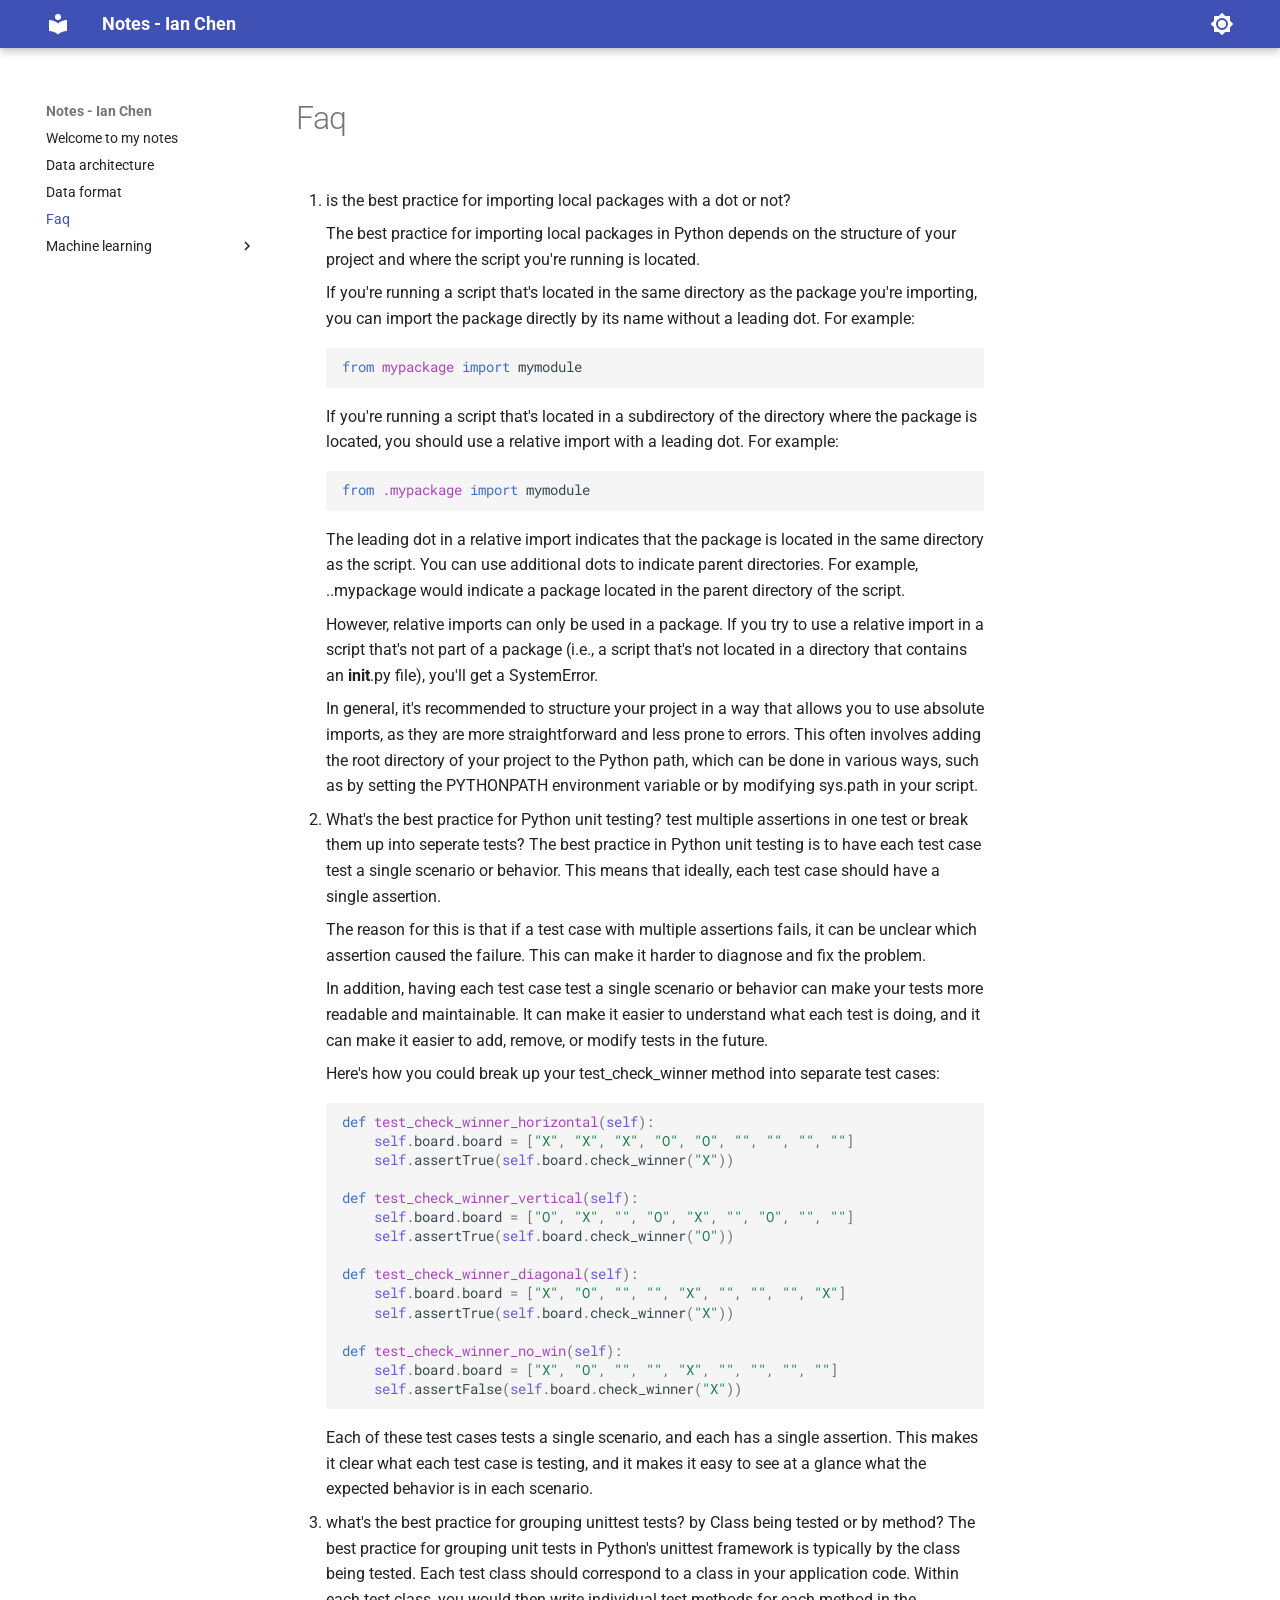
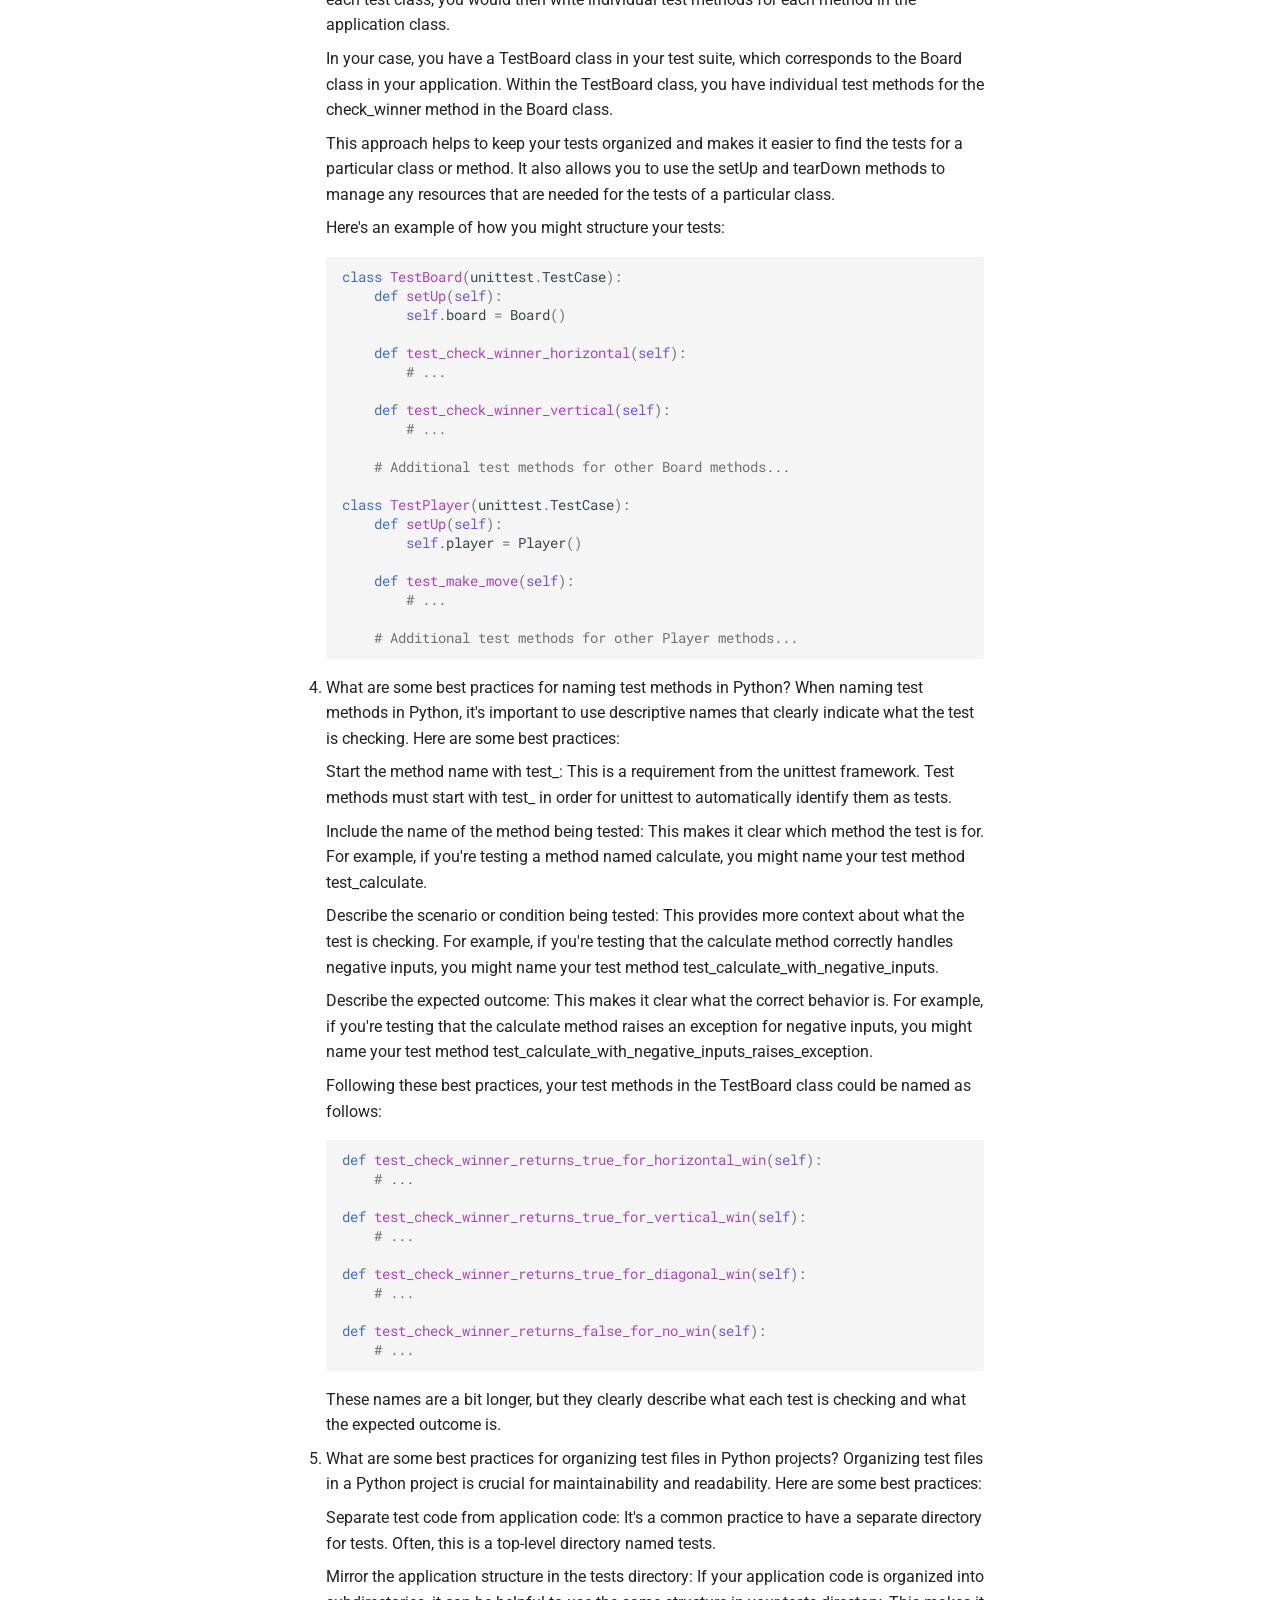
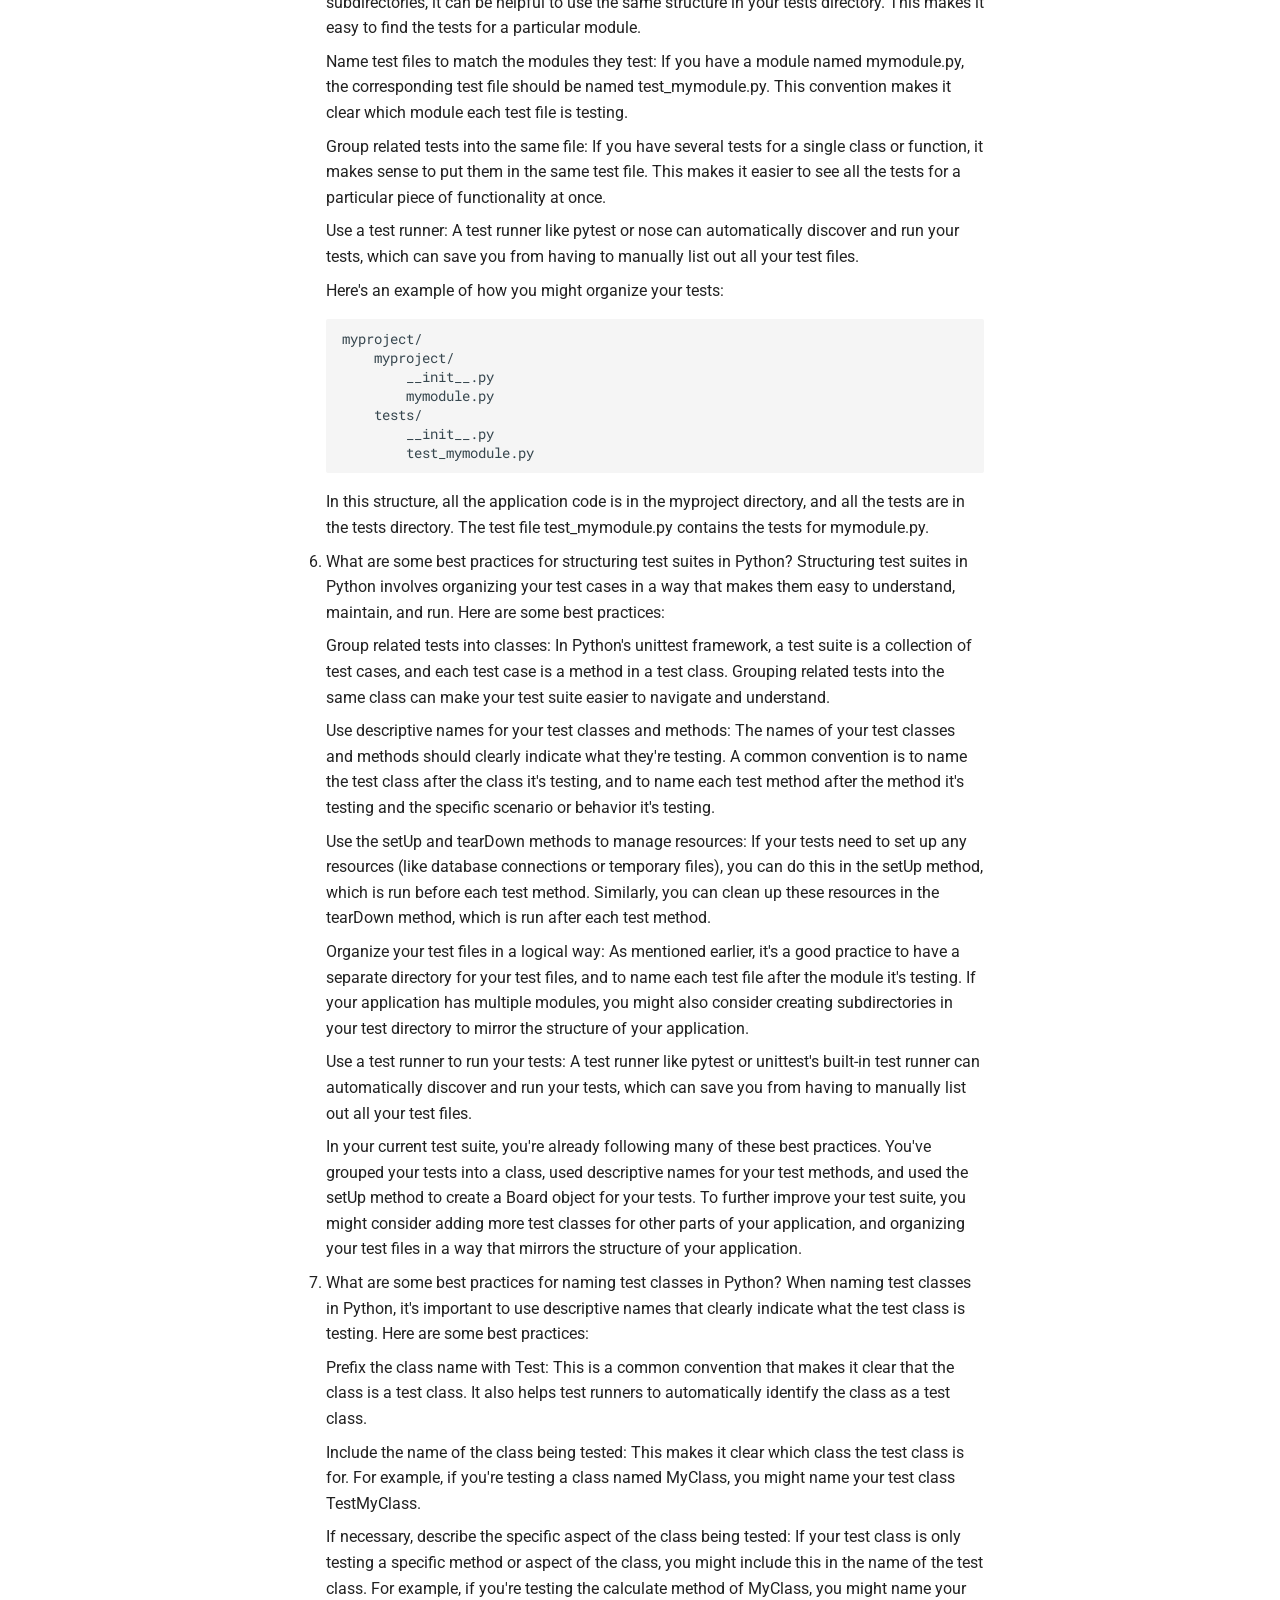
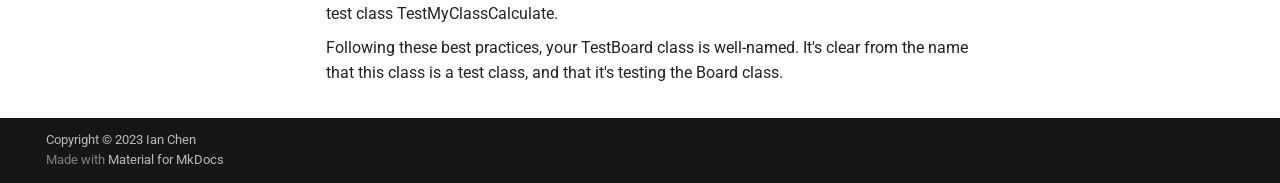
<file: faq/index.html>
<!doctype html>
<html lang="en" class="no-js">
  <head>
    
      <meta charset="utf-8">
      <meta name="viewport" content="width=device-width,initial-scale=1">
      
      
      
      
        <link rel="prev" href="../data-format/">
      
      
        <link rel="next" href="../machine-learning/causal-analysis/">
      
      
      <link rel="icon" href="../assets/images/favicon.png">
      <meta name="generator" content="mkdocs-1.5.3, mkdocs-material-9.4.8">
    
    
      
        <title>Faq - Notes - Ian Chen</title>
      
    
    
      <link rel="stylesheet" href="../assets/stylesheets/main.4b4a2bd9.min.css">
      
        
        <link rel="stylesheet" href="../assets/stylesheets/palette.356b1318.min.css">
      
      


    
    
      
    
    
      
        
        
        <link rel="preconnect" href="https://fonts.gstatic.com" crossorigin>
        <link rel="stylesheet" href="https://fonts.googleapis.com/css?family=Roboto:300,300i,400,400i,700,700i%7CRoboto+Mono:400,400i,700,700i&display=fallback">
        <style>:root{--md-text-font:"Roboto";--md-code-font:"Roboto Mono"}</style>
      
    
    
    <script>__md_scope=new URL("..",location),__md_hash=e=>[...e].reduce((e,_)=>(e<<5)-e+_.charCodeAt(0),0),__md_get=(e,_=localStorage,t=__md_scope)=>JSON.parse(_.getItem(t.pathname+"."+e)),__md_set=(e,_,t=localStorage,a=__md_scope)=>{try{t.setItem(a.pathname+"."+e,JSON.stringify(_))}catch(e){}}</script>
    
      

    
    
    
  </head>
  
  
    
    
      
    
    
    
    
    <body dir="ltr" data-md-color-scheme="default" data-md-color-primary="indigo" data-md-color-accent="indigo">
  
    
    
      <script>var palette=__md_get("__palette");if(palette&&"object"==typeof palette.color)for(var key of Object.keys(palette.color))document.body.setAttribute("data-md-color-"+key,palette.color[key])</script>
    
    <input class="md-toggle" data-md-toggle="drawer" type="checkbox" id="__drawer" autocomplete="off">
    <input class="md-toggle" data-md-toggle="search" type="checkbox" id="__search" autocomplete="off">
    <label class="md-overlay" for="__drawer"></label>
    <div data-md-component="skip">
      
    </div>
    <div data-md-component="announce">
      
    </div>
    
    
      

  

<header class="md-header md-header--shadow" data-md-component="header">
  <nav class="md-header__inner md-grid" aria-label="Header">
    <a href=".." title="Notes - Ian Chen" class="md-header__button md-logo" aria-label="Notes - Ian Chen" data-md-component="logo">
      
  
  <svg xmlns="http://www.w3.org/2000/svg" viewBox="0 0 24 24"><path d="M12 8a3 3 0 0 0 3-3 3 3 0 0 0-3-3 3 3 0 0 0-3 3 3 3 0 0 0 3 3m0 3.54C9.64 9.35 6.5 8 3 8v11c3.5 0 6.64 1.35 9 3.54 2.36-2.19 5.5-3.54 9-3.54V8c-3.5 0-6.64 1.35-9 3.54Z"/></svg>

    </a>
    <label class="md-header__button md-icon" for="__drawer">
      
      <svg xmlns="http://www.w3.org/2000/svg" viewBox="0 0 24 24"><path d="M3 6h18v2H3V6m0 5h18v2H3v-2m0 5h18v2H3v-2Z"/></svg>
    </label>
    <div class="md-header__title" data-md-component="header-title">
      <div class="md-header__ellipsis">
        <div class="md-header__topic">
          <span class="md-ellipsis">
            Notes - Ian Chen
          </span>
        </div>
        <div class="md-header__topic" data-md-component="header-topic">
          <span class="md-ellipsis">
            
              Faq
            
          </span>
        </div>
      </div>
    </div>
    
      
        <form class="md-header__option" data-md-component="palette">
  
    
    
    
    <input class="md-option" data-md-color-media="(prefers-color-scheme: light)" data-md-color-scheme="default" data-md-color-primary="indigo" data-md-color-accent="indigo"  aria-label="Switch to dark mode"  type="radio" name="__palette" id="__palette_1">
    
      <label class="md-header__button md-icon" title="Switch to dark mode" for="__palette_2" hidden>
        <svg xmlns="http://www.w3.org/2000/svg" viewBox="0 0 24 24"><path d="M12 8a4 4 0 0 0-4 4 4 4 0 0 0 4 4 4 4 0 0 0 4-4 4 4 0 0 0-4-4m0 10a6 6 0 0 1-6-6 6 6 0 0 1 6-6 6 6 0 0 1 6 6 6 6 0 0 1-6 6m8-9.31V4h-4.69L12 .69 8.69 4H4v4.69L.69 12 4 15.31V20h4.69L12 23.31 15.31 20H20v-4.69L23.31 12 20 8.69Z"/></svg>
      </label>
    
  
    
    
    
    <input class="md-option" data-md-color-media="(prefers-color-scheme: dark)" data-md-color-scheme="slate" data-md-color-primary="indigo" data-md-color-accent="indigo"  aria-label="Switch to light mode"  type="radio" name="__palette" id="__palette_2">
    
      <label class="md-header__button md-icon" title="Switch to light mode" for="__palette_1" hidden>
        <svg xmlns="http://www.w3.org/2000/svg" viewBox="0 0 24 24"><path d="M12 18c-.89 0-1.74-.2-2.5-.55C11.56 16.5 13 14.42 13 12c0-2.42-1.44-4.5-3.5-5.45C10.26 6.2 11.11 6 12 6a6 6 0 0 1 6 6 6 6 0 0 1-6 6m8-9.31V4h-4.69L12 .69 8.69 4H4v4.69L.69 12 4 15.31V20h4.69L12 23.31 15.31 20H20v-4.69L23.31 12 20 8.69Z"/></svg>
      </label>
    
  
</form>
      
    
    
    
    
  </nav>
  
</header>
    
    <div class="md-container" data-md-component="container">
      
      
        
          
        
      
      <main class="md-main" data-md-component="main">
        <div class="md-main__inner md-grid">
          
            
              
              <div class="md-sidebar md-sidebar--primary" data-md-component="sidebar" data-md-type="navigation" >
                <div class="md-sidebar__scrollwrap">
                  <div class="md-sidebar__inner">
                    



<nav class="md-nav md-nav--primary" aria-label="Navigation" data-md-level="0">
  <label class="md-nav__title" for="__drawer">
    <a href=".." title="Notes - Ian Chen" class="md-nav__button md-logo" aria-label="Notes - Ian Chen" data-md-component="logo">
      
  
  <svg xmlns="http://www.w3.org/2000/svg" viewBox="0 0 24 24"><path d="M12 8a3 3 0 0 0 3-3 3 3 0 0 0-3-3 3 3 0 0 0-3 3 3 3 0 0 0 3 3m0 3.54C9.64 9.35 6.5 8 3 8v11c3.5 0 6.64 1.35 9 3.54 2.36-2.19 5.5-3.54 9-3.54V8c-3.5 0-6.64 1.35-9 3.54Z"/></svg>

    </a>
    Notes - Ian Chen
  </label>
  
  <ul class="md-nav__list" data-md-scrollfix>
    
      
      
  
  
  
    <li class="md-nav__item">
      <a href=".." class="md-nav__link">
        
  
  <span class="md-ellipsis">
    Welcome to my notes
  </span>
  

      </a>
    </li>
  

    
      
      
  
  
  
    <li class="md-nav__item">
      <a href="../data-architecture/" class="md-nav__link">
        
  
  <span class="md-ellipsis">
    Data architecture
  </span>
  

      </a>
    </li>
  

    
      
      
  
  
  
    <li class="md-nav__item">
      <a href="../data-format/" class="md-nav__link">
        
  
  <span class="md-ellipsis">
    Data format
  </span>
  

      </a>
    </li>
  

    
      
      
  
  
    
  
  
    <li class="md-nav__item md-nav__item--active">
      
      <input class="md-nav__toggle md-toggle" type="checkbox" id="__toc">
      
      
      
      <a href="./" class="md-nav__link md-nav__link--active">
        
  
  <span class="md-ellipsis">
    Faq
  </span>
  

      </a>
      
    </li>
  

    
      
      
  
  
  
    
    
    
    
    
    <li class="md-nav__item md-nav__item--nested">
      
        
        
        
        <input class="md-nav__toggle md-toggle " type="checkbox" id="__nav_5" >
        
          
          <label class="md-nav__link" for="__nav_5" id="__nav_5_label" tabindex="0">
            
  
  <span class="md-ellipsis">
    Machine learning
  </span>
  

            <span class="md-nav__icon md-icon"></span>
          </label>
        
        <nav class="md-nav" data-md-level="1" aria-labelledby="__nav_5_label" aria-expanded="false">
          <label class="md-nav__title" for="__nav_5">
            <span class="md-nav__icon md-icon"></span>
            Machine learning
          </label>
          <ul class="md-nav__list" data-md-scrollfix>
            
              
                
  
  
  
    <li class="md-nav__item">
      <a href="../machine-learning/causal-analysis/" class="md-nav__link">
        
  
  <span class="md-ellipsis">
    Causal Analysis
  </span>
  

      </a>
    </li>
  

              
            
          </ul>
        </nav>
      
    </li>
  

    
  </ul>
</nav>
                  </div>
                </div>
              </div>
            
            
              
              <div class="md-sidebar md-sidebar--secondary" data-md-component="sidebar" data-md-type="toc" >
                <div class="md-sidebar__scrollwrap">
                  <div class="md-sidebar__inner">
                    

<nav class="md-nav md-nav--secondary" aria-label="Table of contents">
  
  
  
  
</nav>
                  </div>
                </div>
              </div>
            
          
          
            <div class="md-content" data-md-component="content">
              <article class="md-content__inner md-typeset">
                
                  


  <h1>Faq</h1>

<ol>
<li>
<p>is the best practice for importing local packages with a dot or not?</p>
<p>The best practice for importing local packages in Python depends on the structure of your project and where the script you're running is located.</p>
<p>If you're running a script that's located in the same directory as the package you're importing, you can import the package directly by its name without a leading dot. For example:</p>
<div class="language-python highlight"><pre><span></span><code><span id="__span-0-1"><a id="__codelineno-0-1" name="__codelineno-0-1" href="#__codelineno-0-1"></a><span class="kn">from</span> <span class="nn">mypackage</span> <span class="kn">import</span> <span class="n">mymodule</span>
</span></code></pre></div>
<p>If you're running a script that's located in a subdirectory of the directory where the package is located, you should use a relative import with a leading dot. For example:</p>
<div class="language-python highlight"><pre><span></span><code><span id="__span-1-1"><a id="__codelineno-1-1" name="__codelineno-1-1" href="#__codelineno-1-1"></a><span class="kn">from</span> <span class="nn">.mypackage</span> <span class="kn">import</span> <span class="n">mymodule</span>
</span></code></pre></div>
<p>The leading dot in a relative import indicates that the package is located in the same directory as the script. You can use additional dots to indicate parent directories. For example, ..mypackage would indicate a package located in the parent directory of the script.</p>
<p>However, relative imports can only be used in a package. If you try to use a relative import in a script that's not part of a package (i.e., a script that's not located in a directory that contains an <strong>init</strong>.py file), you'll get a SystemError.</p>
<p>In general, it's recommended to structure your project in a way that allows you to use absolute imports, as they are more straightforward and less prone to errors. This often involves adding the root directory of your project to the Python path, which can be done in various ways, such as by setting the PYTHONPATH environment variable or by modifying sys.path in your script.</p>
</li>
<li>
<p>What's the best practice for Python unit testing? test multiple assertions in one test or break them up into seperate tests?
    The best practice in Python unit testing is to have each test case test a single scenario or behavior. This means that ideally, each test case should have a single assertion.</p>
<p>The reason for this is that if a test case with multiple assertions fails, it can be unclear which assertion caused the failure. This can make it harder to diagnose and fix the problem.</p>
<p>In addition, having each test case test a single scenario or behavior can make your tests more readable and maintainable. It can make it easier to understand what each test is doing, and it can make it easier to add, remove, or modify tests in the future.</p>
<p>Here's how you could break up your test_check_winner method into separate test cases:</p>
<div class="language-python highlight"><pre><span></span><code><span id="__span-2-1"><a id="__codelineno-2-1" name="__codelineno-2-1" href="#__codelineno-2-1"></a><span class="k">def</span> <span class="nf">test_check_winner_horizontal</span><span class="p">(</span><span class="bp">self</span><span class="p">):</span>
</span><span id="__span-2-2"><a id="__codelineno-2-2" name="__codelineno-2-2" href="#__codelineno-2-2"></a>    <span class="bp">self</span><span class="o">.</span><span class="n">board</span><span class="o">.</span><span class="n">board</span> <span class="o">=</span> <span class="p">[</span><span class="s2">&quot;X&quot;</span><span class="p">,</span> <span class="s2">&quot;X&quot;</span><span class="p">,</span> <span class="s2">&quot;X&quot;</span><span class="p">,</span> <span class="s2">&quot;O&quot;</span><span class="p">,</span> <span class="s2">&quot;O&quot;</span><span class="p">,</span> <span class="s2">&quot;&quot;</span><span class="p">,</span> <span class="s2">&quot;&quot;</span><span class="p">,</span> <span class="s2">&quot;&quot;</span><span class="p">,</span> <span class="s2">&quot;&quot;</span><span class="p">]</span>
</span><span id="__span-2-3"><a id="__codelineno-2-3" name="__codelineno-2-3" href="#__codelineno-2-3"></a>    <span class="bp">self</span><span class="o">.</span><span class="n">assertTrue</span><span class="p">(</span><span class="bp">self</span><span class="o">.</span><span class="n">board</span><span class="o">.</span><span class="n">check_winner</span><span class="p">(</span><span class="s2">&quot;X&quot;</span><span class="p">))</span>
</span><span id="__span-2-4"><a id="__codelineno-2-4" name="__codelineno-2-4" href="#__codelineno-2-4"></a>
</span><span id="__span-2-5"><a id="__codelineno-2-5" name="__codelineno-2-5" href="#__codelineno-2-5"></a><span class="k">def</span> <span class="nf">test_check_winner_vertical</span><span class="p">(</span><span class="bp">self</span><span class="p">):</span>
</span><span id="__span-2-6"><a id="__codelineno-2-6" name="__codelineno-2-6" href="#__codelineno-2-6"></a>    <span class="bp">self</span><span class="o">.</span><span class="n">board</span><span class="o">.</span><span class="n">board</span> <span class="o">=</span> <span class="p">[</span><span class="s2">&quot;O&quot;</span><span class="p">,</span> <span class="s2">&quot;X&quot;</span><span class="p">,</span> <span class="s2">&quot;&quot;</span><span class="p">,</span> <span class="s2">&quot;O&quot;</span><span class="p">,</span> <span class="s2">&quot;X&quot;</span><span class="p">,</span> <span class="s2">&quot;&quot;</span><span class="p">,</span> <span class="s2">&quot;O&quot;</span><span class="p">,</span> <span class="s2">&quot;&quot;</span><span class="p">,</span> <span class="s2">&quot;&quot;</span><span class="p">]</span>
</span><span id="__span-2-7"><a id="__codelineno-2-7" name="__codelineno-2-7" href="#__codelineno-2-7"></a>    <span class="bp">self</span><span class="o">.</span><span class="n">assertTrue</span><span class="p">(</span><span class="bp">self</span><span class="o">.</span><span class="n">board</span><span class="o">.</span><span class="n">check_winner</span><span class="p">(</span><span class="s2">&quot;O&quot;</span><span class="p">))</span>
</span><span id="__span-2-8"><a id="__codelineno-2-8" name="__codelineno-2-8" href="#__codelineno-2-8"></a>
</span><span id="__span-2-9"><a id="__codelineno-2-9" name="__codelineno-2-9" href="#__codelineno-2-9"></a><span class="k">def</span> <span class="nf">test_check_winner_diagonal</span><span class="p">(</span><span class="bp">self</span><span class="p">):</span>
</span><span id="__span-2-10"><a id="__codelineno-2-10" name="__codelineno-2-10" href="#__codelineno-2-10"></a>    <span class="bp">self</span><span class="o">.</span><span class="n">board</span><span class="o">.</span><span class="n">board</span> <span class="o">=</span> <span class="p">[</span><span class="s2">&quot;X&quot;</span><span class="p">,</span> <span class="s2">&quot;O&quot;</span><span class="p">,</span> <span class="s2">&quot;&quot;</span><span class="p">,</span> <span class="s2">&quot;&quot;</span><span class="p">,</span> <span class="s2">&quot;X&quot;</span><span class="p">,</span> <span class="s2">&quot;&quot;</span><span class="p">,</span> <span class="s2">&quot;&quot;</span><span class="p">,</span> <span class="s2">&quot;&quot;</span><span class="p">,</span> <span class="s2">&quot;X&quot;</span><span class="p">]</span>
</span><span id="__span-2-11"><a id="__codelineno-2-11" name="__codelineno-2-11" href="#__codelineno-2-11"></a>    <span class="bp">self</span><span class="o">.</span><span class="n">assertTrue</span><span class="p">(</span><span class="bp">self</span><span class="o">.</span><span class="n">board</span><span class="o">.</span><span class="n">check_winner</span><span class="p">(</span><span class="s2">&quot;X&quot;</span><span class="p">))</span>
</span><span id="__span-2-12"><a id="__codelineno-2-12" name="__codelineno-2-12" href="#__codelineno-2-12"></a>
</span><span id="__span-2-13"><a id="__codelineno-2-13" name="__codelineno-2-13" href="#__codelineno-2-13"></a><span class="k">def</span> <span class="nf">test_check_winner_no_win</span><span class="p">(</span><span class="bp">self</span><span class="p">):</span>
</span><span id="__span-2-14"><a id="__codelineno-2-14" name="__codelineno-2-14" href="#__codelineno-2-14"></a>    <span class="bp">self</span><span class="o">.</span><span class="n">board</span><span class="o">.</span><span class="n">board</span> <span class="o">=</span> <span class="p">[</span><span class="s2">&quot;X&quot;</span><span class="p">,</span> <span class="s2">&quot;O&quot;</span><span class="p">,</span> <span class="s2">&quot;&quot;</span><span class="p">,</span> <span class="s2">&quot;&quot;</span><span class="p">,</span> <span class="s2">&quot;X&quot;</span><span class="p">,</span> <span class="s2">&quot;&quot;</span><span class="p">,</span> <span class="s2">&quot;&quot;</span><span class="p">,</span> <span class="s2">&quot;&quot;</span><span class="p">,</span> <span class="s2">&quot;&quot;</span><span class="p">]</span>
</span><span id="__span-2-15"><a id="__codelineno-2-15" name="__codelineno-2-15" href="#__codelineno-2-15"></a>    <span class="bp">self</span><span class="o">.</span><span class="n">assertFalse</span><span class="p">(</span><span class="bp">self</span><span class="o">.</span><span class="n">board</span><span class="o">.</span><span class="n">check_winner</span><span class="p">(</span><span class="s2">&quot;X&quot;</span><span class="p">))</span>
</span></code></pre></div>
<p>Each of these test cases tests a single scenario, and each has a single assertion. This makes it clear what each test case is testing, and it makes it easy to see at a glance what the expected behavior is in each scenario.</p>
</li>
<li>
<p>what's the best practice for grouping unittest tests? by Class being tested or by method?
    The best practice for grouping unit tests in Python's unittest framework is typically by the class being tested. Each test class should correspond to a class in your application code. Within each test class, you would then write individual test methods for each method in the application class.</p>
<p>In your case, you have a TestBoard class in your test suite, which corresponds to the Board class in your application. Within the TestBoard class, you have individual test methods for the check_winner method in the Board class.</p>
<p>This approach helps to keep your tests organized and makes it easier to find the tests for a particular class or method. It also allows you to use the setUp and tearDown methods to manage any resources that are needed for the tests of a particular class.</p>
<p>Here's an example of how you might structure your tests:
<div class="language-python highlight"><pre><span></span><code><span id="__span-3-1"><a id="__codelineno-3-1" name="__codelineno-3-1" href="#__codelineno-3-1"></a><span class="k">class</span> <span class="nc">TestBoard</span><span class="p">(</span><span class="n">unittest</span><span class="o">.</span><span class="n">TestCase</span><span class="p">):</span>
</span><span id="__span-3-2"><a id="__codelineno-3-2" name="__codelineno-3-2" href="#__codelineno-3-2"></a>    <span class="k">def</span> <span class="nf">setUp</span><span class="p">(</span><span class="bp">self</span><span class="p">):</span>
</span><span id="__span-3-3"><a id="__codelineno-3-3" name="__codelineno-3-3" href="#__codelineno-3-3"></a>        <span class="bp">self</span><span class="o">.</span><span class="n">board</span> <span class="o">=</span> <span class="n">Board</span><span class="p">()</span>
</span><span id="__span-3-4"><a id="__codelineno-3-4" name="__codelineno-3-4" href="#__codelineno-3-4"></a>
</span><span id="__span-3-5"><a id="__codelineno-3-5" name="__codelineno-3-5" href="#__codelineno-3-5"></a>    <span class="k">def</span> <span class="nf">test_check_winner_horizontal</span><span class="p">(</span><span class="bp">self</span><span class="p">):</span>
</span><span id="__span-3-6"><a id="__codelineno-3-6" name="__codelineno-3-6" href="#__codelineno-3-6"></a>        <span class="c1"># ...</span>
</span><span id="__span-3-7"><a id="__codelineno-3-7" name="__codelineno-3-7" href="#__codelineno-3-7"></a>
</span><span id="__span-3-8"><a id="__codelineno-3-8" name="__codelineno-3-8" href="#__codelineno-3-8"></a>    <span class="k">def</span> <span class="nf">test_check_winner_vertical</span><span class="p">(</span><span class="bp">self</span><span class="p">):</span>
</span><span id="__span-3-9"><a id="__codelineno-3-9" name="__codelineno-3-9" href="#__codelineno-3-9"></a>        <span class="c1"># ...</span>
</span><span id="__span-3-10"><a id="__codelineno-3-10" name="__codelineno-3-10" href="#__codelineno-3-10"></a>
</span><span id="__span-3-11"><a id="__codelineno-3-11" name="__codelineno-3-11" href="#__codelineno-3-11"></a>    <span class="c1"># Additional test methods for other Board methods...</span>
</span><span id="__span-3-12"><a id="__codelineno-3-12" name="__codelineno-3-12" href="#__codelineno-3-12"></a>
</span><span id="__span-3-13"><a id="__codelineno-3-13" name="__codelineno-3-13" href="#__codelineno-3-13"></a><span class="k">class</span> <span class="nc">TestPlayer</span><span class="p">(</span><span class="n">unittest</span><span class="o">.</span><span class="n">TestCase</span><span class="p">):</span>
</span><span id="__span-3-14"><a id="__codelineno-3-14" name="__codelineno-3-14" href="#__codelineno-3-14"></a>    <span class="k">def</span> <span class="nf">setUp</span><span class="p">(</span><span class="bp">self</span><span class="p">):</span>
</span><span id="__span-3-15"><a id="__codelineno-3-15" name="__codelineno-3-15" href="#__codelineno-3-15"></a>        <span class="bp">self</span><span class="o">.</span><span class="n">player</span> <span class="o">=</span> <span class="n">Player</span><span class="p">()</span>
</span><span id="__span-3-16"><a id="__codelineno-3-16" name="__codelineno-3-16" href="#__codelineno-3-16"></a>
</span><span id="__span-3-17"><a id="__codelineno-3-17" name="__codelineno-3-17" href="#__codelineno-3-17"></a>    <span class="k">def</span> <span class="nf">test_make_move</span><span class="p">(</span><span class="bp">self</span><span class="p">):</span>
</span><span id="__span-3-18"><a id="__codelineno-3-18" name="__codelineno-3-18" href="#__codelineno-3-18"></a>        <span class="c1"># ...</span>
</span><span id="__span-3-19"><a id="__codelineno-3-19" name="__codelineno-3-19" href="#__codelineno-3-19"></a>
</span><span id="__span-3-20"><a id="__codelineno-3-20" name="__codelineno-3-20" href="#__codelineno-3-20"></a>    <span class="c1"># Additional test methods for other Player methods...</span>
</span></code></pre></div></p>
</li>
<li>
<p>What are some best practices for naming test methods in Python?
    When naming test methods in Python, it's important to use descriptive names that clearly indicate what the test is checking. Here are some best practices:</p>
<p>Start the method name with test_: This is a requirement from the unittest framework. Test methods must start with test_ in order for unittest to automatically identify them as tests.</p>
<p>Include the name of the method being tested: This makes it clear which method the test is for. For example, if you're testing a method named calculate, you might name your test method test_calculate.</p>
<p>Describe the scenario or condition being tested: This provides more context about what the test is checking. For example, if you're testing that the calculate method correctly handles negative inputs, you might name your test method test_calculate_with_negative_inputs.</p>
<p>Describe the expected outcome: This makes it clear what the correct behavior is. For example, if you're testing that the calculate method raises an exception for negative inputs, you might name your test method test_calculate_with_negative_inputs_raises_exception.</p>
<p>Following these best practices, your test methods in the TestBoard class could be named as follows:</p>
<p><div class="language-python highlight"><pre><span></span><code><span id="__span-4-1"><a id="__codelineno-4-1" name="__codelineno-4-1" href="#__codelineno-4-1"></a><span class="k">def</span> <span class="nf">test_check_winner_returns_true_for_horizontal_win</span><span class="p">(</span><span class="bp">self</span><span class="p">):</span>
</span><span id="__span-4-2"><a id="__codelineno-4-2" name="__codelineno-4-2" href="#__codelineno-4-2"></a>    <span class="c1"># ...</span>
</span><span id="__span-4-3"><a id="__codelineno-4-3" name="__codelineno-4-3" href="#__codelineno-4-3"></a>
</span><span id="__span-4-4"><a id="__codelineno-4-4" name="__codelineno-4-4" href="#__codelineno-4-4"></a><span class="k">def</span> <span class="nf">test_check_winner_returns_true_for_vertical_win</span><span class="p">(</span><span class="bp">self</span><span class="p">):</span>
</span><span id="__span-4-5"><a id="__codelineno-4-5" name="__codelineno-4-5" href="#__codelineno-4-5"></a>    <span class="c1"># ...</span>
</span><span id="__span-4-6"><a id="__codelineno-4-6" name="__codelineno-4-6" href="#__codelineno-4-6"></a>
</span><span id="__span-4-7"><a id="__codelineno-4-7" name="__codelineno-4-7" href="#__codelineno-4-7"></a><span class="k">def</span> <span class="nf">test_check_winner_returns_true_for_diagonal_win</span><span class="p">(</span><span class="bp">self</span><span class="p">):</span>
</span><span id="__span-4-8"><a id="__codelineno-4-8" name="__codelineno-4-8" href="#__codelineno-4-8"></a>    <span class="c1"># ...</span>
</span><span id="__span-4-9"><a id="__codelineno-4-9" name="__codelineno-4-9" href="#__codelineno-4-9"></a>
</span><span id="__span-4-10"><a id="__codelineno-4-10" name="__codelineno-4-10" href="#__codelineno-4-10"></a><span class="k">def</span> <span class="nf">test_check_winner_returns_false_for_no_win</span><span class="p">(</span><span class="bp">self</span><span class="p">):</span>
</span><span id="__span-4-11"><a id="__codelineno-4-11" name="__codelineno-4-11" href="#__codelineno-4-11"></a>    <span class="c1"># ...</span>
</span></code></pre></div>
These names are a bit longer, but they clearly describe what each test is checking and what the expected outcome is.</p>
</li>
<li>
<p>What are some best practices for organizing test files in Python projects?
    Organizing test files in a Python project is crucial for maintainability and readability. Here are some best practices:</p>
<p>Separate test code from application code: It's a common practice to have a separate directory for tests. Often, this is a top-level directory named tests.</p>
<p>Mirror the application structure in the tests directory: If your application code is organized into subdirectories, it can be helpful to use the same structure in your tests directory. This makes it easy to find the tests for a particular module.</p>
<p>Name test files to match the modules they test: If you have a module named mymodule.py, the corresponding test file should be named test_mymodule.py. This convention makes it clear which module each test file is testing.</p>
<p>Group related tests into the same file: If you have several tests for a single class or function, it makes sense to put them in the same test file. This makes it easier to see all the tests for a particular piece of functionality at once.</p>
<p>Use a test runner: A test runner like pytest or nose can automatically discover and run your tests, which can save you from having to manually list out all your test files.</p>
<p>Here's an example of how you might organize your tests:</p>
<p><div class="language-bash highlight"><pre><span></span><code><span id="__span-5-1"><a id="__codelineno-5-1" name="__codelineno-5-1" href="#__codelineno-5-1"></a>myproject/
</span><span id="__span-5-2"><a id="__codelineno-5-2" name="__codelineno-5-2" href="#__codelineno-5-2"></a><span class="w">    </span>myproject/
</span><span id="__span-5-3"><a id="__codelineno-5-3" name="__codelineno-5-3" href="#__codelineno-5-3"></a><span class="w">        </span>__init__.py
</span><span id="__span-5-4"><a id="__codelineno-5-4" name="__codelineno-5-4" href="#__codelineno-5-4"></a><span class="w">        </span>mymodule.py
</span><span id="__span-5-5"><a id="__codelineno-5-5" name="__codelineno-5-5" href="#__codelineno-5-5"></a><span class="w">    </span>tests/
</span><span id="__span-5-6"><a id="__codelineno-5-6" name="__codelineno-5-6" href="#__codelineno-5-6"></a><span class="w">        </span>__init__.py
</span><span id="__span-5-7"><a id="__codelineno-5-7" name="__codelineno-5-7" href="#__codelineno-5-7"></a><span class="w">        </span>test_mymodule.py
</span></code></pre></div>
In this structure, all the application code is in the myproject directory, and all the tests are in the tests directory. The test file test_mymodule.py contains the tests for mymodule.py.</p>
</li>
<li>
<p>What are some best practices for structuring test suites in Python?
    Structuring test suites in Python involves organizing your test cases in a way that makes them easy to understand, maintain, and run. Here are some best practices:</p>
<p>Group related tests into classes: In Python's unittest framework, a test suite is a collection of test cases, and each test case is a method in a test class. Grouping related tests into the same class can make your test suite easier to navigate and understand.</p>
<p>Use descriptive names for your test classes and methods: The names of your test classes and methods should clearly indicate what they're testing. A common convention is to name the test class after the class it's testing, and to name each test method after the method it's testing and the specific scenario or behavior it's testing.</p>
<p>Use the setUp and tearDown methods to manage resources: If your tests need to set up any resources (like database connections or temporary files), you can do this in the setUp method, which is run before each test method. Similarly, you can clean up these resources in the tearDown method, which is run after each test method.</p>
<p>Organize your test files in a logical way: As mentioned earlier, it's a good practice to have a separate directory for your test files, and to name each test file after the module it's testing. If your application has multiple modules, you might also consider creating subdirectories in your test directory to mirror the structure of your application.</p>
<p>Use a test runner to run your tests: A test runner like pytest or unittest's built-in test runner can automatically discover and run your tests, which can save you from having to manually list out all your test files.</p>
<p>In your current test suite, you're already following many of these best practices. You've grouped your tests into a class, used descriptive names for your test methods, and used the setUp method to create a Board object for your tests. To further improve your test suite, you might consider adding more test classes for other parts of your application, and organizing your test files in a way that mirrors the structure of your application.</p>
</li>
<li>
<p>What are some best practices for naming test classes in Python?
    When naming test classes in Python, it's important to use descriptive names that clearly indicate what the test class is testing. Here are some best practices:</p>
<p>Prefix the class name with Test: This is a common convention that makes it clear that the class is a test class. It also helps test runners to automatically identify the class as a test class.</p>
<p>Include the name of the class being tested: This makes it clear which class the test class is for. For example, if you're testing a class named MyClass, you might name your test class TestMyClass.</p>
<p>If necessary, describe the specific aspect of the class being tested: If your test class is only testing a specific method or aspect of the class, you might include this in the name of the test class. For example, if you're testing the calculate method of MyClass, you might name your test class TestMyClassCalculate.</p>
<p>Following these best practices, your TestBoard class is well-named. It's clear from the name that this class is a test class, and that it's testing the Board class.</p>
</li>
</ol>





                
              </article>
            </div>
          
          
  <script>var tabs=__md_get("__tabs");if(Array.isArray(tabs))e:for(var set of document.querySelectorAll(".tabbed-set")){var tab,labels=set.querySelector(".tabbed-labels");for(tab of tabs)for(var label of labels.getElementsByTagName("label"))if(label.innerText.trim()===tab){var input=document.getElementById(label.htmlFor);input.checked=!0;continue e}}</script>

        </div>
        
      </main>
      
        <footer class="md-footer">
  
  <div class="md-footer-meta md-typeset">
    <div class="md-footer-meta__inner md-grid">
      <div class="md-copyright">
  
    <div class="md-copyright__highlight">
      Copyright &copy; 2023 Ian Chen
    </div>
  
  
    Made with
    <a href="https://squidfunk.github.io/mkdocs-material/" target="_blank" rel="noopener">
      Material for MkDocs
    </a>
  
</div>
      
    </div>
  </div>
</footer>
      
    </div>
    <div class="md-dialog" data-md-component="dialog">
      <div class="md-dialog__inner md-typeset"></div>
    </div>
    
    
    <script id="__config" type="application/json">{"base": "..", "features": ["content.tabs.link"], "search": "../assets/javascripts/workers/search.f886a092.min.js", "translations": {"clipboard.copied": "Copied to clipboard", "clipboard.copy": "Copy to clipboard", "search.result.more.one": "1 more on this page", "search.result.more.other": "# more on this page", "search.result.none": "No matching documents", "search.result.one": "1 matching document", "search.result.other": "# matching documents", "search.result.placeholder": "Type to start searching", "search.result.term.missing": "Missing", "select.version": "Select version"}}</script>
    
    
      <script src="../assets/javascripts/bundle.81fa17fe.min.js"></script>
      
    
  </body>
</html>
</file>
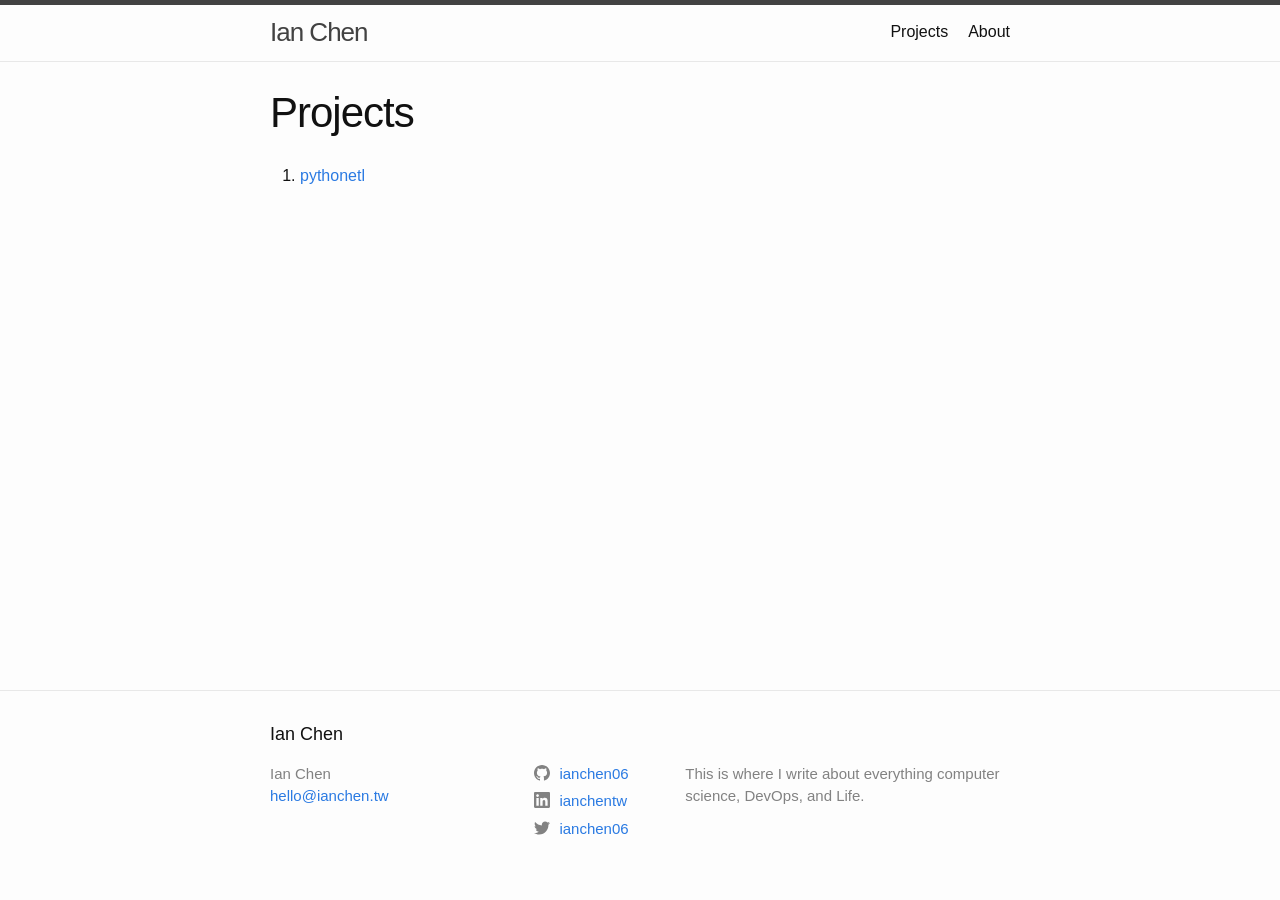
<file: projects/index.html>
<!DOCTYPE html>
<html lang="en"><head>
  <meta charset="utf-8">
  <meta http-equiv="X-UA-Compatible" content="IE=edge">
  <meta name="viewport" content="width=device-width, initial-scale=1"><!-- Begin Jekyll SEO tag v2.5.0 -->
<title>Projects | Ian Chen</title>
<meta name="generator" content="Jekyll v3.7.3" />
<meta property="og:title" content="Projects" />
<meta property="og:locale" content="en_US" />
<meta name="description" content="This is where I write about everything computer science, DevOps, and Life." />
<meta property="og:description" content="This is where I write about everything computer science, DevOps, and Life." />
<link rel="canonical" href="https://ianchen.tw/projects/" />
<meta property="og:url" content="https://ianchen.tw/projects/" />
<meta property="og:site_name" content="Ian Chen" />
<script type="application/ld+json">
{"url":"https://ianchen.tw/projects/","description":"This is where I write about everything computer science, DevOps, and Life.","@type":"WebPage","headline":"Projects","@context":"http://schema.org"}</script>
<!-- End Jekyll SEO tag -->
<link rel="stylesheet" href="/assets/main.css?4578715367804315137"><link type="application/atom+xml" rel="alternate" href="https://ianchen.tw/feed.xml" title="Ian Chen" /><script>
if(!(window.doNotTrack === "1" || navigator.doNotTrack === "1" || navigator.doNotTrack === "yes" || navigator.msDoNotTrack === "1")) {
  (function(i,s,o,g,r,a,m){i['GoogleAnalyticsObject']=r;i[r]=i[r]||function(){
  (i[r].q=i[r].q||[]).push(arguments)},i[r].l=1*new Date();a=s.createElement(o),
  m=s.getElementsByTagName(o)[0];a.async=1;a.src=g;m.parentNode.insertBefore(a,m)
  })(window,document,'script','https://www.google-analytics.com/analytics.js','ga');

  ga('create', 'UA-121808009-1', 'auto');
  ga('send', 'pageview');
}
</script>
  
</head>
<body><header class="site-header" role="banner">

  <div class="wrapper"><a class="site-title" rel="author" href="/">Ian Chen</a><nav class="site-nav">
        <input type="checkbox" id="nav-trigger" class="nav-trigger" />
        <label for="nav-trigger">
          <span class="menu-icon">
            <svg viewBox="0 0 18 15" width="18px" height="15px">
              <path d="M18,1.484c0,0.82-0.665,1.484-1.484,1.484H1.484C0.665,2.969,0,2.304,0,1.484l0,0C0,0.665,0.665,0,1.484,0 h15.032C17.335,0,18,0.665,18,1.484L18,1.484z M18,7.516C18,8.335,17.335,9,16.516,9H1.484C0.665,9,0,8.335,0,7.516l0,0 c0-0.82,0.665-1.484,1.484-1.484h15.032C17.335,6.031,18,6.696,18,7.516L18,7.516z M18,13.516C18,14.335,17.335,15,16.516,15H1.484 C0.665,15,0,14.335,0,13.516l0,0c0-0.82,0.665-1.483,1.484-1.483h15.032C17.335,12.031,18,12.695,18,13.516L18,13.516z"/>
            </svg>
          </span>
        </label>

        <div class="trigger"><a class="page-link" href="/projects/">Projects</a><a class="page-link" href="/about/">About</a></div>
      </nav></div>
</header>
<main class="page-content" aria-label="Content">
      <div class="wrapper">
        <article class="post">

  <header class="post-header">
    <h1 class="post-title">Projects</h1>
  </header>

  <div class="post-content">
    <ol>
  <li><a href="https://github.com/ianchen06/pythonetl">pythonetl</a></li>
</ol>

  </div>

</article>

      </div>
    </main><footer class="site-footer h-card">
  <data class="u-url" href="/"></data>

  <div class="wrapper">

    <h2 class="footer-heading">Ian Chen</h2>

    <div class="footer-col-wrapper">
      <div class="footer-col footer-col-1">
        <ul class="contact-list">
          <li class="p-name">Ian Chen</li><li><a class="u-email" href="mailto:hello@ianchen.tw">hello@ianchen.tw</a></li></ul>
      </div>

      <div class="footer-col footer-col-2"><ul class="social-media-list"><li><a href="https://github.com/ianchen06"><svg class="svg-icon"><use xlink:href="/assets/minima-social-icons.svg#github"></use></svg> <span class="username">ianchen06</span></a></li><li><a href="https://www.linkedin.com/in/ianchentw"><svg class="svg-icon"><use xlink:href="/assets/minima-social-icons.svg#linkedin"></use></svg> <span class="username">ianchentw</span></a></li><li><a href="https://www.twitter.com/ianchen06"><svg class="svg-icon"><use xlink:href="/assets/minima-social-icons.svg#twitter"></use></svg> <span class="username">ianchen06</span></a></li></ul>
</div>

      <div class="footer-col footer-col-3">
        <p>This is where I write about everything computer science, DevOps, and Life.</p>
      </div>
    </div>

  </div>

</footer>
</body>

</html>
</file>
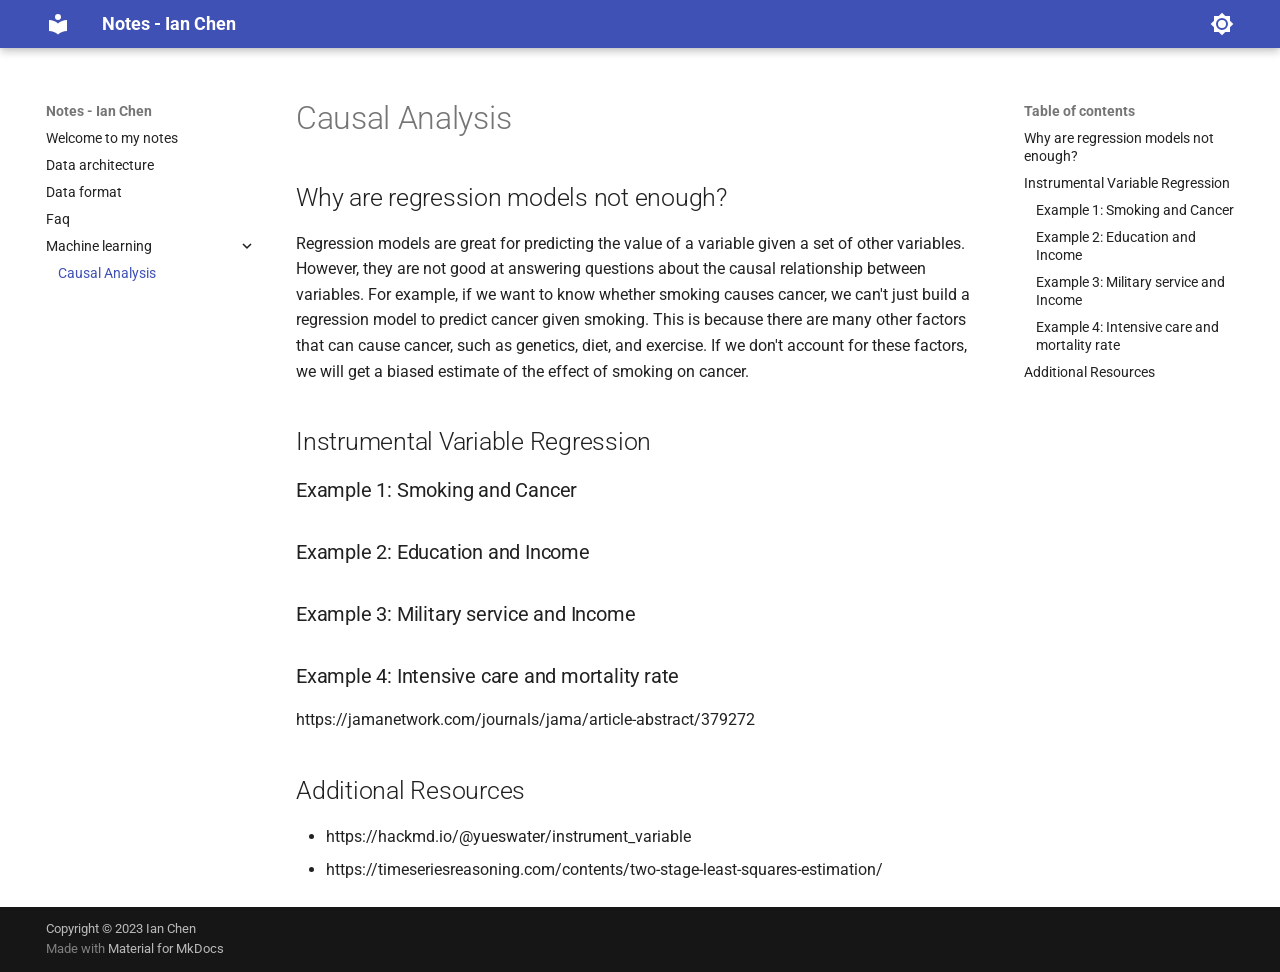
<file: machine-learning/causal-analysis/index.html>
<!doctype html>
<html lang="en" class="no-js">
  <head>
    
      <meta charset="utf-8">
      <meta name="viewport" content="width=device-width,initial-scale=1">
      
      
      
      
        <link rel="prev" href="../../faq/">
      
      
      
      <link rel="icon" href="../../assets/images/favicon.png">
      <meta name="generator" content="mkdocs-1.5.3, mkdocs-material-9.4.8">
    
    
      
        <title>Causal Analysis - Notes - Ian Chen</title>
      
    
    
      <link rel="stylesheet" href="../../assets/stylesheets/main.4b4a2bd9.min.css">
      
        
        <link rel="stylesheet" href="../../assets/stylesheets/palette.356b1318.min.css">
      
      


    
    
      
    
    
      
        
        
        <link rel="preconnect" href="https://fonts.gstatic.com" crossorigin>
        <link rel="stylesheet" href="https://fonts.googleapis.com/css?family=Roboto:300,300i,400,400i,700,700i%7CRoboto+Mono:400,400i,700,700i&display=fallback">
        <style>:root{--md-text-font:"Roboto";--md-code-font:"Roboto Mono"}</style>
      
    
    
    <script>__md_scope=new URL("../..",location),__md_hash=e=>[...e].reduce((e,_)=>(e<<5)-e+_.charCodeAt(0),0),__md_get=(e,_=localStorage,t=__md_scope)=>JSON.parse(_.getItem(t.pathname+"."+e)),__md_set=(e,_,t=localStorage,a=__md_scope)=>{try{t.setItem(a.pathname+"."+e,JSON.stringify(_))}catch(e){}}</script>
    
      

    
    
    
  </head>
  
  
    
    
      
    
    
    
    
    <body dir="ltr" data-md-color-scheme="default" data-md-color-primary="indigo" data-md-color-accent="indigo">
  
    
    
      <script>var palette=__md_get("__palette");if(palette&&"object"==typeof palette.color)for(var key of Object.keys(palette.color))document.body.setAttribute("data-md-color-"+key,palette.color[key])</script>
    
    <input class="md-toggle" data-md-toggle="drawer" type="checkbox" id="__drawer" autocomplete="off">
    <input class="md-toggle" data-md-toggle="search" type="checkbox" id="__search" autocomplete="off">
    <label class="md-overlay" for="__drawer"></label>
    <div data-md-component="skip">
      
        
        <a href="#causal-analysis" class="md-skip">
          Skip to content
        </a>
      
    </div>
    <div data-md-component="announce">
      
    </div>
    
    
      

  

<header class="md-header md-header--shadow" data-md-component="header">
  <nav class="md-header__inner md-grid" aria-label="Header">
    <a href="../.." title="Notes - Ian Chen" class="md-header__button md-logo" aria-label="Notes - Ian Chen" data-md-component="logo">
      
  
  <svg xmlns="http://www.w3.org/2000/svg" viewBox="0 0 24 24"><path d="M12 8a3 3 0 0 0 3-3 3 3 0 0 0-3-3 3 3 0 0 0-3 3 3 3 0 0 0 3 3m0 3.54C9.64 9.35 6.5 8 3 8v11c3.5 0 6.64 1.35 9 3.54 2.36-2.19 5.5-3.54 9-3.54V8c-3.5 0-6.64 1.35-9 3.54Z"/></svg>

    </a>
    <label class="md-header__button md-icon" for="__drawer">
      
      <svg xmlns="http://www.w3.org/2000/svg" viewBox="0 0 24 24"><path d="M3 6h18v2H3V6m0 5h18v2H3v-2m0 5h18v2H3v-2Z"/></svg>
    </label>
    <div class="md-header__title" data-md-component="header-title">
      <div class="md-header__ellipsis">
        <div class="md-header__topic">
          <span class="md-ellipsis">
            Notes - Ian Chen
          </span>
        </div>
        <div class="md-header__topic" data-md-component="header-topic">
          <span class="md-ellipsis">
            
              Causal Analysis
            
          </span>
        </div>
      </div>
    </div>
    
      
        <form class="md-header__option" data-md-component="palette">
  
    
    
    
    <input class="md-option" data-md-color-media="(prefers-color-scheme: light)" data-md-color-scheme="default" data-md-color-primary="indigo" data-md-color-accent="indigo"  aria-label="Switch to dark mode"  type="radio" name="__palette" id="__palette_1">
    
      <label class="md-header__button md-icon" title="Switch to dark mode" for="__palette_2" hidden>
        <svg xmlns="http://www.w3.org/2000/svg" viewBox="0 0 24 24"><path d="M12 8a4 4 0 0 0-4 4 4 4 0 0 0 4 4 4 4 0 0 0 4-4 4 4 0 0 0-4-4m0 10a6 6 0 0 1-6-6 6 6 0 0 1 6-6 6 6 0 0 1 6 6 6 6 0 0 1-6 6m8-9.31V4h-4.69L12 .69 8.69 4H4v4.69L.69 12 4 15.31V20h4.69L12 23.31 15.31 20H20v-4.69L23.31 12 20 8.69Z"/></svg>
      </label>
    
  
    
    
    
    <input class="md-option" data-md-color-media="(prefers-color-scheme: dark)" data-md-color-scheme="slate" data-md-color-primary="indigo" data-md-color-accent="indigo"  aria-label="Switch to light mode"  type="radio" name="__palette" id="__palette_2">
    
      <label class="md-header__button md-icon" title="Switch to light mode" for="__palette_1" hidden>
        <svg xmlns="http://www.w3.org/2000/svg" viewBox="0 0 24 24"><path d="M12 18c-.89 0-1.74-.2-2.5-.55C11.56 16.5 13 14.42 13 12c0-2.42-1.44-4.5-3.5-5.45C10.26 6.2 11.11 6 12 6a6 6 0 0 1 6 6 6 6 0 0 1-6 6m8-9.31V4h-4.69L12 .69 8.69 4H4v4.69L.69 12 4 15.31V20h4.69L12 23.31 15.31 20H20v-4.69L23.31 12 20 8.69Z"/></svg>
      </label>
    
  
</form>
      
    
    
    
    
  </nav>
  
</header>
    
    <div class="md-container" data-md-component="container">
      
      
        
          
        
      
      <main class="md-main" data-md-component="main">
        <div class="md-main__inner md-grid">
          
            
              
              <div class="md-sidebar md-sidebar--primary" data-md-component="sidebar" data-md-type="navigation" >
                <div class="md-sidebar__scrollwrap">
                  <div class="md-sidebar__inner">
                    



<nav class="md-nav md-nav--primary" aria-label="Navigation" data-md-level="0">
  <label class="md-nav__title" for="__drawer">
    <a href="../.." title="Notes - Ian Chen" class="md-nav__button md-logo" aria-label="Notes - Ian Chen" data-md-component="logo">
      
  
  <svg xmlns="http://www.w3.org/2000/svg" viewBox="0 0 24 24"><path d="M12 8a3 3 0 0 0 3-3 3 3 0 0 0-3-3 3 3 0 0 0-3 3 3 3 0 0 0 3 3m0 3.54C9.64 9.35 6.5 8 3 8v11c3.5 0 6.64 1.35 9 3.54 2.36-2.19 5.5-3.54 9-3.54V8c-3.5 0-6.64 1.35-9 3.54Z"/></svg>

    </a>
    Notes - Ian Chen
  </label>
  
  <ul class="md-nav__list" data-md-scrollfix>
    
      
      
  
  
  
    <li class="md-nav__item">
      <a href="../.." class="md-nav__link">
        
  
  <span class="md-ellipsis">
    Welcome to my notes
  </span>
  

      </a>
    </li>
  

    
      
      
  
  
  
    <li class="md-nav__item">
      <a href="../../data-architecture/" class="md-nav__link">
        
  
  <span class="md-ellipsis">
    Data architecture
  </span>
  

      </a>
    </li>
  

    
      
      
  
  
  
    <li class="md-nav__item">
      <a href="../../data-format/" class="md-nav__link">
        
  
  <span class="md-ellipsis">
    Data format
  </span>
  

      </a>
    </li>
  

    
      
      
  
  
  
    <li class="md-nav__item">
      <a href="../../faq/" class="md-nav__link">
        
  
  <span class="md-ellipsis">
    Faq
  </span>
  

      </a>
    </li>
  

    
      
      
  
  
    
  
  
    
    
    
    
    
    <li class="md-nav__item md-nav__item--active md-nav__item--nested">
      
        
        
        
        <input class="md-nav__toggle md-toggle " type="checkbox" id="__nav_5" checked>
        
          
          <label class="md-nav__link" for="__nav_5" id="__nav_5_label" tabindex="0">
            
  
  <span class="md-ellipsis">
    Machine learning
  </span>
  

            <span class="md-nav__icon md-icon"></span>
          </label>
        
        <nav class="md-nav" data-md-level="1" aria-labelledby="__nav_5_label" aria-expanded="true">
          <label class="md-nav__title" for="__nav_5">
            <span class="md-nav__icon md-icon"></span>
            Machine learning
          </label>
          <ul class="md-nav__list" data-md-scrollfix>
            
              
                
  
  
    
  
  
    <li class="md-nav__item md-nav__item--active">
      
      <input class="md-nav__toggle md-toggle" type="checkbox" id="__toc">
      
      
        
      
      
        <label class="md-nav__link md-nav__link--active" for="__toc">
          
  
  <span class="md-ellipsis">
    Causal Analysis
  </span>
  

          <span class="md-nav__icon md-icon"></span>
        </label>
      
      <a href="./" class="md-nav__link md-nav__link--active">
        
  
  <span class="md-ellipsis">
    Causal Analysis
  </span>
  

      </a>
      
        

<nav class="md-nav md-nav--secondary" aria-label="Table of contents">
  
  
  
    
  
  
    <label class="md-nav__title" for="__toc">
      <span class="md-nav__icon md-icon"></span>
      Table of contents
    </label>
    <ul class="md-nav__list" data-md-component="toc" data-md-scrollfix>
      
        <li class="md-nav__item">
  <a href="#why-are-regression-models-not-enough" class="md-nav__link">
    Why are regression models not enough?
  </a>
  
</li>
      
        <li class="md-nav__item">
  <a href="#instrumental-variable-regression" class="md-nav__link">
    Instrumental Variable Regression
  </a>
  
    <nav class="md-nav" aria-label="Instrumental Variable Regression">
      <ul class="md-nav__list">
        
          <li class="md-nav__item">
  <a href="#example-1-smoking-and-cancer" class="md-nav__link">
    Example 1: Smoking and Cancer
  </a>
  
</li>
        
          <li class="md-nav__item">
  <a href="#example-2-education-and-income" class="md-nav__link">
    Example 2: Education and Income
  </a>
  
</li>
        
          <li class="md-nav__item">
  <a href="#example-3-military-service-and-income" class="md-nav__link">
    Example 3: Military service and Income
  </a>
  
</li>
        
          <li class="md-nav__item">
  <a href="#example-4-intensive-care-and-mortality-rate" class="md-nav__link">
    Example 4: Intensive care and mortality rate
  </a>
  
</li>
        
      </ul>
    </nav>
  
</li>
      
        <li class="md-nav__item">
  <a href="#additional-resources" class="md-nav__link">
    Additional Resources
  </a>
  
</li>
      
    </ul>
  
</nav>
      
    </li>
  

              
            
          </ul>
        </nav>
      
    </li>
  

    
  </ul>
</nav>
                  </div>
                </div>
              </div>
            
            
              
              <div class="md-sidebar md-sidebar--secondary" data-md-component="sidebar" data-md-type="toc" >
                <div class="md-sidebar__scrollwrap">
                  <div class="md-sidebar__inner">
                    

<nav class="md-nav md-nav--secondary" aria-label="Table of contents">
  
  
  
    
  
  
    <label class="md-nav__title" for="__toc">
      <span class="md-nav__icon md-icon"></span>
      Table of contents
    </label>
    <ul class="md-nav__list" data-md-component="toc" data-md-scrollfix>
      
        <li class="md-nav__item">
  <a href="#why-are-regression-models-not-enough" class="md-nav__link">
    Why are regression models not enough?
  </a>
  
</li>
      
        <li class="md-nav__item">
  <a href="#instrumental-variable-regression" class="md-nav__link">
    Instrumental Variable Regression
  </a>
  
    <nav class="md-nav" aria-label="Instrumental Variable Regression">
      <ul class="md-nav__list">
        
          <li class="md-nav__item">
  <a href="#example-1-smoking-and-cancer" class="md-nav__link">
    Example 1: Smoking and Cancer
  </a>
  
</li>
        
          <li class="md-nav__item">
  <a href="#example-2-education-and-income" class="md-nav__link">
    Example 2: Education and Income
  </a>
  
</li>
        
          <li class="md-nav__item">
  <a href="#example-3-military-service-and-income" class="md-nav__link">
    Example 3: Military service and Income
  </a>
  
</li>
        
          <li class="md-nav__item">
  <a href="#example-4-intensive-care-and-mortality-rate" class="md-nav__link">
    Example 4: Intensive care and mortality rate
  </a>
  
</li>
        
      </ul>
    </nav>
  
</li>
      
        <li class="md-nav__item">
  <a href="#additional-resources" class="md-nav__link">
    Additional Resources
  </a>
  
</li>
      
    </ul>
  
</nav>
                  </div>
                </div>
              </div>
            
          
          
            <div class="md-content" data-md-component="content">
              <article class="md-content__inner md-typeset">
                
                  


<h1 id="causal-analysis">Causal Analysis</h1>
<h2 id="why-are-regression-models-not-enough">Why are regression models not enough?</h2>
<p>Regression models are great for predicting the value of a variable given a set of other variables. However, they are not good at answering questions about the causal relationship between variables. For example, if we want to know whether smoking causes cancer, we can't just build a regression model to predict cancer given smoking. This is because there are many other factors that can cause cancer, such as genetics, diet, and exercise. If we don't account for these factors, we will get a biased estimate of the effect of smoking on cancer.</p>
<h2 id="instrumental-variable-regression">Instrumental Variable Regression</h2>
<h3 id="example-1-smoking-and-cancer">Example 1: Smoking and Cancer</h3>
<h3 id="example-2-education-and-income">Example 2: Education and Income</h3>
<h3 id="example-3-military-service-and-income">Example 3: Military service and Income</h3>
<h3 id="example-4-intensive-care-and-mortality-rate">Example 4: Intensive care and mortality rate</h3>
<p>https://jamanetwork.com/journals/jama/article-abstract/379272</p>
<h2 id="additional-resources">Additional Resources</h2>
<ul>
<li>https://hackmd.io/@yueswater/instrument_variable</li>
<li>https://timeseriesreasoning.com/contents/two-stage-least-squares-estimation/</li>
</ul>





                
              </article>
            </div>
          
          
  <script>var tabs=__md_get("__tabs");if(Array.isArray(tabs))e:for(var set of document.querySelectorAll(".tabbed-set")){var tab,labels=set.querySelector(".tabbed-labels");for(tab of tabs)for(var label of labels.getElementsByTagName("label"))if(label.innerText.trim()===tab){var input=document.getElementById(label.htmlFor);input.checked=!0;continue e}}</script>

        </div>
        
      </main>
      
        <footer class="md-footer">
  
  <div class="md-footer-meta md-typeset">
    <div class="md-footer-meta__inner md-grid">
      <div class="md-copyright">
  
    <div class="md-copyright__highlight">
      Copyright &copy; 2023 Ian Chen
    </div>
  
  
    Made with
    <a href="https://squidfunk.github.io/mkdocs-material/" target="_blank" rel="noopener">
      Material for MkDocs
    </a>
  
</div>
      
    </div>
  </div>
</footer>
      
    </div>
    <div class="md-dialog" data-md-component="dialog">
      <div class="md-dialog__inner md-typeset"></div>
    </div>
    
    
    <script id="__config" type="application/json">{"base": "../..", "features": ["content.tabs.link"], "search": "../../assets/javascripts/workers/search.f886a092.min.js", "translations": {"clipboard.copied": "Copied to clipboard", "clipboard.copy": "Copy to clipboard", "search.result.more.one": "1 more on this page", "search.result.more.other": "# more on this page", "search.result.none": "No matching documents", "search.result.one": "1 matching document", "search.result.other": "# matching documents", "search.result.placeholder": "Type to start searching", "search.result.term.missing": "Missing", "select.version": "Select version"}}</script>
    
    
      <script src="../../assets/javascripts/bundle.81fa17fe.min.js"></script>
      
    
  </body>
</html>
</file>
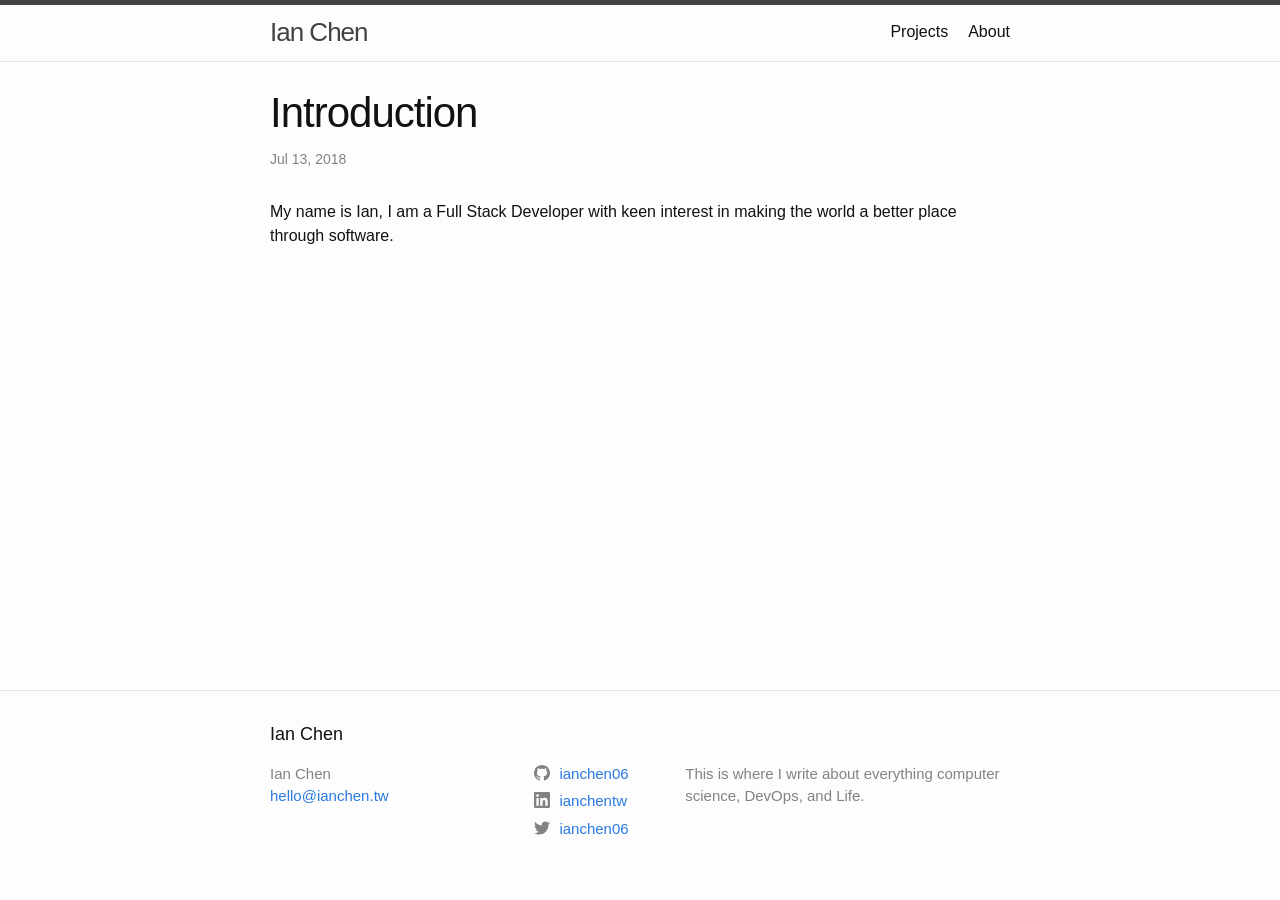
<file: update/2018/07/13/introduction.html>
<!DOCTYPE html>
<html lang="en"><head>
  <meta charset="utf-8">
  <meta http-equiv="X-UA-Compatible" content="IE=edge">
  <meta name="viewport" content="width=device-width, initial-scale=1"><!-- Begin Jekyll SEO tag v2.5.0 -->
<title>Introduction | Ian Chen</title>
<meta name="generator" content="Jekyll v3.7.3" />
<meta property="og:title" content="Introduction" />
<meta property="og:locale" content="en_US" />
<meta name="description" content="My name is Ian, I am a Full Stack Developer with keen interest in making the world a better place through software." />
<meta property="og:description" content="My name is Ian, I am a Full Stack Developer with keen interest in making the world a better place through software." />
<link rel="canonical" href="https://ianchen.tw/update/2018/07/13/introduction.html" />
<meta property="og:url" content="https://ianchen.tw/update/2018/07/13/introduction.html" />
<meta property="og:site_name" content="Ian Chen" />
<meta property="og:type" content="article" />
<meta property="article:published_time" content="2018-07-13T16:04:00+08:00" />
<script type="application/ld+json">
{"url":"https://ianchen.tw/update/2018/07/13/introduction.html","mainEntityOfPage":{"@type":"WebPage","@id":"https://ianchen.tw/update/2018/07/13/introduction.html"},"description":"My name is Ian, I am a Full Stack Developer with keen interest in making the world a better place through software.","@type":"BlogPosting","headline":"Introduction","dateModified":"2018-07-13T16:04:00+08:00","datePublished":"2018-07-13T16:04:00+08:00","@context":"http://schema.org"}</script>
<!-- End Jekyll SEO tag -->
<link rel="stylesheet" href="/assets/main.css?4578715367804315137"><link type="application/atom+xml" rel="alternate" href="https://ianchen.tw/feed.xml" title="Ian Chen" /><script>
if(!(window.doNotTrack === "1" || navigator.doNotTrack === "1" || navigator.doNotTrack === "yes" || navigator.msDoNotTrack === "1")) {
  (function(i,s,o,g,r,a,m){i['GoogleAnalyticsObject']=r;i[r]=i[r]||function(){
  (i[r].q=i[r].q||[]).push(arguments)},i[r].l=1*new Date();a=s.createElement(o),
  m=s.getElementsByTagName(o)[0];a.async=1;a.src=g;m.parentNode.insertBefore(a,m)
  })(window,document,'script','https://www.google-analytics.com/analytics.js','ga');

  ga('create', 'UA-121808009-1', 'auto');
  ga('send', 'pageview');
}
</script>
  
</head>
<body><header class="site-header" role="banner">

  <div class="wrapper"><a class="site-title" rel="author" href="/">Ian Chen</a><nav class="site-nav">
        <input type="checkbox" id="nav-trigger" class="nav-trigger" />
        <label for="nav-trigger">
          <span class="menu-icon">
            <svg viewBox="0 0 18 15" width="18px" height="15px">
              <path d="M18,1.484c0,0.82-0.665,1.484-1.484,1.484H1.484C0.665,2.969,0,2.304,0,1.484l0,0C0,0.665,0.665,0,1.484,0 h15.032C17.335,0,18,0.665,18,1.484L18,1.484z M18,7.516C18,8.335,17.335,9,16.516,9H1.484C0.665,9,0,8.335,0,7.516l0,0 c0-0.82,0.665-1.484,1.484-1.484h15.032C17.335,6.031,18,6.696,18,7.516L18,7.516z M18,13.516C18,14.335,17.335,15,16.516,15H1.484 C0.665,15,0,14.335,0,13.516l0,0c0-0.82,0.665-1.483,1.484-1.483h15.032C17.335,12.031,18,12.695,18,13.516L18,13.516z"/>
            </svg>
          </span>
        </label>

        <div class="trigger"><a class="page-link" href="/projects/">Projects</a><a class="page-link" href="/about/">About</a></div>
      </nav></div>
</header>
<main class="page-content" aria-label="Content">
      <div class="wrapper">
        <article class="post h-entry" itemscope itemtype="http://schema.org/BlogPosting">

  <header class="post-header">
    <h1 class="post-title p-name" itemprop="name headline">Introduction</h1>
    <p class="post-meta">
      <time class="dt-published" datetime="2018-07-13T16:04:00+08:00" itemprop="datePublished">Jul 13, 2018
      </time></p>
  </header>

  <div class="post-content e-content" itemprop="articleBody">
    <p>My name is Ian, I am a Full Stack Developer with keen
interest in making the world a better place through software.</p>


  </div><div id="disqus_thread"></div>
  <script>
    var disqus_config = function () {
      this.page.url = 'https://ianchen.tw/update/2018/07/13/introduction.html';
      this.page.identifier = 'https://ianchen.tw/update/2018/07/13/introduction.html';
    };

    (function() {
      var d = document, s = d.createElement('script');

      s.src = 'https://ianchentw.disqus.com/embed.js';

      s.setAttribute('data-timestamp', +new Date());
      (d.head || d.body).appendChild(s);
    })();
  </script>
  <noscript>Please enable JavaScript to view the <a href="https://disqus.com/?ref_noscript" rel="nofollow">comments powered by Disqus.</a></noscript><a class="u-url" href="/update/2018/07/13/introduction.html" hidden></a>
</article>

      </div>
    </main><footer class="site-footer h-card">
  <data class="u-url" href="/"></data>

  <div class="wrapper">

    <h2 class="footer-heading">Ian Chen</h2>

    <div class="footer-col-wrapper">
      <div class="footer-col footer-col-1">
        <ul class="contact-list">
          <li class="p-name">Ian Chen</li><li><a class="u-email" href="mailto:hello@ianchen.tw">hello@ianchen.tw</a></li></ul>
      </div>

      <div class="footer-col footer-col-2"><ul class="social-media-list"><li><a href="https://github.com/ianchen06"><svg class="svg-icon"><use xlink:href="/assets/minima-social-icons.svg#github"></use></svg> <span class="username">ianchen06</span></a></li><li><a href="https://www.linkedin.com/in/ianchentw"><svg class="svg-icon"><use xlink:href="/assets/minima-social-icons.svg#linkedin"></use></svg> <span class="username">ianchentw</span></a></li><li><a href="https://www.twitter.com/ianchen06"><svg class="svg-icon"><use xlink:href="/assets/minima-social-icons.svg#twitter"></use></svg> <span class="username">ianchen06</span></a></li></ul>
</div>

      <div class="footer-col footer-col-3">
        <p>This is where I write about everything computer science, DevOps, and Life.</p>
      </div>
    </div>

  </div>

</footer>
</body>

</html>
</file>
<file: assets/main.css>
/**
 * Reset some basic elements
 */
body, h1, h2, h3, h4, h5, h6,
p, blockquote, pre, hr,
dl, dd, ol, ul, figure {
  margin: 0;
  padding: 0; }

/**
 * Basic styling
 */
body {
  font: 400 16px/1.5 -apple-system, BlinkMacSystemFont, "Segoe UI", Roboto, Helvetica, Arial, sans-serif, "Apple Color Emoji", "Segoe UI Emoji", "Segoe UI Symbol";
  color: #111;
  background-color: #fdfdfd;
  -webkit-text-size-adjust: 100%;
  -webkit-font-feature-settings: "kern" 1;
  -moz-font-feature-settings: "kern" 1;
  -o-font-feature-settings: "kern" 1;
  font-feature-settings: "kern" 1;
  font-kerning: normal;
  display: flex;
  min-height: 100vh;
  flex-direction: column; }

/**
 * Set `margin-bottom` to maintain vertical rhythm
 */
h1, h2, h3, h4, h5, h6,
p, blockquote, pre,
ul, ol, dl, figure,
.highlight {
  margin-bottom: 15px; }

/**
 * `main` element
 */
main {
  display: block;
  /* Default value of `display` of `main` element is 'inline' in IE 11. */ }

/**
 * Images
 */
img {
  max-width: 100%;
  vertical-align: middle; }

/**
 * Figures
 */
figure > img {
  display: block; }

figcaption {
  font-size: 14px; }

/**
 * Lists
 */
ul, ol {
  margin-left: 30px; }

li > ul,
li > ol {
  margin-bottom: 0; }

/**
 * Headings
 */
h1, h2, h3, h4, h5, h6 {
  font-weight: 400; }

/**
 * Links
 */
a {
  color: #2a7ae2;
  text-decoration: none; }
  a:visited {
    color: #1756a9; }
  a:hover {
    color: #111;
    text-decoration: underline; }
  .social-media-list a:hover {
    text-decoration: none; }
    .social-media-list a:hover .username {
      text-decoration: underline; }

/**
 * Blockquotes
 */
blockquote {
  color: #828282;
  border-left: 4px solid #e8e8e8;
  padding-left: 15px;
  font-size: 18px;
  letter-spacing: -1px;
  font-style: italic; }
  blockquote > :last-child {
    margin-bottom: 0; }

/**
 * Code formatting
 */
pre,
code {
  font-size: 15px;
  border: 1px solid #e8e8e8;
  border-radius: 3px;
  background-color: #eef; }

code {
  padding: 1px 5px; }

pre {
  padding: 8px 12px;
  overflow-x: auto; }
  pre > code {
    border: 0;
    padding-right: 0;
    padding-left: 0; }

/**
 * Wrapper
 */
.wrapper {
  max-width: -webkit-calc(800px - (30px * 2));
  max-width: calc(800px - (30px * 2));
  margin-right: auto;
  margin-left: auto;
  padding-right: 30px;
  padding-left: 30px; }
  @media screen and (max-width: 800px) {
    .wrapper {
      max-width: -webkit-calc(800px - (30px));
      max-width: calc(800px - (30px));
      padding-right: 15px;
      padding-left: 15px; } }

/**
 * Clearfix
 */
.wrapper:after, .footer-col-wrapper:after {
  content: "";
  display: table;
  clear: both; }

/**
 * Icons
 */
.svg-icon {
  width: 16px;
  height: 16px;
  display: inline-block;
  fill: #828282;
  padding-right: 5px;
  vertical-align: text-top; }

.social-media-list li + li {
  padding-top: 5px; }

/**
 * Tables
 */
table {
  margin-bottom: 30px;
  width: 100%;
  text-align: left;
  color: #3f3f3f;
  border-collapse: collapse;
  border: 1px solid #e8e8e8; }
  table tr:nth-child(even) {
    background-color: #f7f7f7; }
  table th, table td {
    padding: 10px 15px; }
  table th {
    background-color: #f0f0f0;
    border: 1px solid #dedede;
    border-bottom-color: #c9c9c9; }
  table td {
    border: 1px solid #e8e8e8; }

/**
 * Site header
 */
.site-header {
  border-top: 5px solid #424242;
  border-bottom: 1px solid #e8e8e8;
  min-height: 55.95px;
  position: relative; }

.site-title {
  font-size: 26px;
  font-weight: 300;
  line-height: 54px;
  letter-spacing: -1px;
  margin-bottom: 0;
  float: left; }
  .site-title, .site-title:visited {
    color: #424242; }

.site-nav {
  float: right;
  line-height: 54px; }
  .site-nav .nav-trigger {
    display: none; }
  .site-nav .menu-icon {
    display: none; }
  .site-nav .page-link {
    color: #111;
    line-height: 1.5; }
    .site-nav .page-link:not(:last-child) {
      margin-right: 20px; }
  @media screen and (max-width: 600px) {
    .site-nav {
      position: absolute;
      top: 9px;
      right: 15px;
      background-color: #fdfdfd;
      border: 1px solid #e8e8e8;
      border-radius: 5px;
      text-align: right; }
      .site-nav label[for="nav-trigger"] {
        display: block;
        float: right;
        width: 36px;
        height: 36px;
        z-index: 2;
        cursor: pointer; }
      .site-nav .menu-icon {
        display: block;
        float: right;
        width: 36px;
        height: 26px;
        line-height: 0;
        padding-top: 10px;
        text-align: center; }
        .site-nav .menu-icon > svg {
          fill: #424242; }
      .site-nav input ~ .trigger {
        clear: both;
        display: none; }
      .site-nav input:checked ~ .trigger {
        display: block;
        padding-bottom: 5px; }
      .site-nav .page-link {
        display: block;
        padding: 5px 10px;
        margin-left: 20px; }
        .site-nav .page-link:not(:last-child) {
          margin-right: 0; } }

/**
 * Site footer
 */
.site-footer {
  border-top: 1px solid #e8e8e8;
  padding: 30px 0; }

.footer-heading {
  font-size: 18px;
  margin-bottom: 15px; }

.contact-list,
.social-media-list {
  list-style: none;
  margin-left: 0; }

.footer-col-wrapper {
  font-size: 15px;
  color: #828282;
  margin-left: -15px; }

.footer-col {
  float: left;
  margin-bottom: 15px;
  padding-left: 15px; }

.footer-col-1 {
  width: -webkit-calc(35% - (30px / 2));
  width: calc(35% - (30px / 2)); }

.footer-col-2 {
  width: -webkit-calc(20% - (30px / 2));
  width: calc(20% - (30px / 2)); }

.footer-col-3 {
  width: -webkit-calc(45% - (30px / 2));
  width: calc(45% - (30px / 2)); }

@media screen and (max-width: 800px) {
  .footer-col-1,
  .footer-col-2 {
    width: -webkit-calc(50% - (30px / 2));
    width: calc(50% - (30px / 2)); }

  .footer-col-3 {
    width: -webkit-calc(100% - (30px / 2));
    width: calc(100% - (30px / 2)); } }
@media screen and (max-width: 600px) {
  .footer-col {
    float: none;
    width: -webkit-calc(100% - (30px / 2));
    width: calc(100% - (30px / 2)); } }
/**
 * Page content
 */
.page-content {
  padding: 30px 0;
  flex: 1; }

.page-heading {
  font-size: 32px; }

.post-list-heading {
  font-size: 28px; }

.post-list {
  margin-left: 0;
  list-style: none; }
  .post-list > li {
    margin-bottom: 30px; }

.post-meta {
  font-size: 14px;
  color: #828282; }

.post-link {
  display: block;
  font-size: 24px; }

/**
 * Posts
 */
.post-header {
  margin-bottom: 30px; }

.post-title {
  font-size: 42px;
  letter-spacing: -1px;
  line-height: 1; }
  @media screen and (max-width: 800px) {
    .post-title {
      font-size: 36px; } }

.post-content {
  margin-bottom: 30px; }
  .post-content h2 {
    font-size: 32px; }
    @media screen and (max-width: 800px) {
      .post-content h2 {
        font-size: 28px; } }
  .post-content h3 {
    font-size: 26px; }
    @media screen and (max-width: 800px) {
      .post-content h3 {
        font-size: 22px; } }
  .post-content h4 {
    font-size: 20px; }
    @media screen and (max-width: 800px) {
      .post-content h4 {
        font-size: 18px; } }

/**
 * Syntax highlighting styles
 */
.highlight {
  background: #fff; }
  .highlighter-rouge .highlight {
    background: #eef; }
  .highlight .c {
    color: #998;
    font-style: italic; }
  .highlight .err {
    color: #a61717;
    background-color: #e3d2d2; }
  .highlight .k {
    font-weight: bold; }
  .highlight .o {
    font-weight: bold; }
  .highlight .cm {
    color: #998;
    font-style: italic; }
  .highlight .cp {
    color: #999;
    font-weight: bold; }
  .highlight .c1 {
    color: #998;
    font-style: italic; }
  .highlight .cs {
    color: #999;
    font-weight: bold;
    font-style: italic; }
  .highlight .gd {
    color: #000;
    background-color: #fdd; }
  .highlight .gd .x {
    color: #000;
    background-color: #faa; }
  .highlight .ge {
    font-style: italic; }
  .highlight .gr {
    color: #a00; }
  .highlight .gh {
    color: #999; }
  .highlight .gi {
    color: #000;
    background-color: #dfd; }
  .highlight .gi .x {
    color: #000;
    background-color: #afa; }
  .highlight .go {
    color: #888; }
  .highlight .gp {
    color: #555; }
  .highlight .gs {
    font-weight: bold; }
  .highlight .gu {
    color: #aaa; }
  .highlight .gt {
    color: #a00; }
  .highlight .kc {
    font-weight: bold; }
  .highlight .kd {
    font-weight: bold; }
  .highlight .kp {
    font-weight: bold; }
  .highlight .kr {
    font-weight: bold; }
  .highlight .kt {
    color: #458;
    font-weight: bold; }
  .highlight .m {
    color: #099; }
  .highlight .s {
    color: #d14; }
  .highlight .na {
    color: #008080; }
  .highlight .nb {
    color: #0086B3; }
  .highlight .nc {
    color: #458;
    font-weight: bold; }
  .highlight .no {
    color: #008080; }
  .highlight .ni {
    color: #800080; }
  .highlight .ne {
    color: #900;
    font-weight: bold; }
  .highlight .nf {
    color: #900;
    font-weight: bold; }
  .highlight .nn {
    color: #555; }
  .highlight .nt {
    color: #000080; }
  .highlight .nv {
    color: #008080; }
  .highlight .ow {
    font-weight: bold; }
  .highlight .w {
    color: #bbb; }
  .highlight .mf {
    color: #099; }
  .highlight .mh {
    color: #099; }
  .highlight .mi {
    color: #099; }
  .highlight .mo {
    color: #099; }
  .highlight .sb {
    color: #d14; }
  .highlight .sc {
    color: #d14; }
  .highlight .sd {
    color: #d14; }
  .highlight .s2 {
    color: #d14; }
  .highlight .se {
    color: #d14; }
  .highlight .sh {
    color: #d14; }
  .highlight .si {
    color: #d14; }
  .highlight .sx {
    color: #d14; }
  .highlight .sr {
    color: #009926; }
  .highlight .s1 {
    color: #d14; }
  .highlight .ss {
    color: #990073; }
  .highlight .bp {
    color: #999; }
  .highlight .vc {
    color: #008080; }
  .highlight .vg {
    color: #008080; }
  .highlight .vi {
    color: #008080; }
  .highlight .il {
    color: #099; }

html {
  overflow-y: overlay; }
</file>
<file: assets/stylesheets/main.4b4a2bd9.min.css>
@charset "UTF-8";html{-webkit-text-size-adjust:none;-moz-text-size-adjust:none;text-size-adjust:none;box-sizing:border-box}*,:after,:before{box-sizing:inherit}@media (prefers-reduced-motion){*,:after,:before{transition:none!important}}body{margin:0}a,button,input,label{-webkit-tap-highlight-color:transparent}a{color:inherit;text-decoration:none}hr{border:0;box-sizing:initial;display:block;height:.05rem;overflow:visible;padding:0}small{font-size:80%}sub,sup{line-height:1em}img{border-style:none}table{border-collapse:initial;border-spacing:0}td,th{font-weight:400;vertical-align:top}button{background:#0000;border:0;font-family:inherit;font-size:inherit;margin:0;padding:0}input{border:0;outline:none}:root{--md-primary-fg-color:#4051b5;--md-primary-fg-color--light:#5d6cc0;--md-primary-fg-color--dark:#303fa1;--md-primary-bg-color:#fff;--md-primary-bg-color--light:#ffffffb3;--md-accent-fg-color:#526cfe;--md-accent-fg-color--transparent:#526cfe1a;--md-accent-bg-color:#fff;--md-accent-bg-color--light:#ffffffb3}[data-md-color-scheme=default]{color-scheme:light}[data-md-color-scheme=default] img[src$="#gh-dark-mode-only"],[data-md-color-scheme=default] img[src$="#only-dark"]{display:none}:root,[data-md-color-scheme=default]{--md-hue:225deg;--md-default-fg-color:#000000de;--md-default-fg-color--light:#0000008a;--md-default-fg-color--lighter:#00000052;--md-default-fg-color--lightest:#00000012;--md-default-bg-color:#fff;--md-default-bg-color--light:#ffffffb3;--md-default-bg-color--lighter:#ffffff4d;--md-default-bg-color--lightest:#ffffff1f;--md-code-fg-color:#36464e;--md-code-bg-color:#f5f5f5;--md-code-hl-color:#4287ff;--md-code-hl-color--light:#4287ff1a;--md-code-hl-number-color:#d52a2a;--md-code-hl-special-color:#db1457;--md-code-hl-function-color:#a846b9;--md-code-hl-constant-color:#6e59d9;--md-code-hl-keyword-color:#3f6ec6;--md-code-hl-string-color:#1c7d4d;--md-code-hl-name-color:var(--md-code-fg-color);--md-code-hl-operator-color:var(--md-default-fg-color--light);--md-code-hl-punctuation-color:var(--md-default-fg-color--light);--md-code-hl-comment-color:var(--md-default-fg-color--light);--md-code-hl-generic-color:var(--md-default-fg-color--light);--md-code-hl-variable-color:var(--md-default-fg-color--light);--md-typeset-color:var(--md-default-fg-color);--md-typeset-a-color:var(--md-primary-fg-color);--md-typeset-del-color:#f5503d26;--md-typeset-ins-color:#0bd57026;--md-typeset-kbd-color:#fafafa;--md-typeset-kbd-accent-color:#fff;--md-typeset-kbd-border-color:#b8b8b8;--md-typeset-mark-color:#ffff0080;--md-typeset-table-color:#0000001f;--md-typeset-table-color--light:rgba(0,0,0,.035);--md-admonition-fg-color:var(--md-default-fg-color);--md-admonition-bg-color:var(--md-default-bg-color);--md-warning-fg-color:#000000de;--md-warning-bg-color:#ff9;--md-footer-fg-color:#fff;--md-footer-fg-color--light:#ffffffb3;--md-footer-fg-color--lighter:#ffffff73;--md-footer-bg-color:#000000de;--md-footer-bg-color--dark:#00000052;--md-shadow-z1:0 0.2rem 0.5rem #0000000d,0 0 0.05rem #0000001a;--md-shadow-z2:0 0.2rem 0.5rem #0000001a,0 0 0.05rem #00000040;--md-shadow-z3:0 0.2rem 0.5rem #0003,0 0 0.05rem #00000059}.md-icon svg{fill:currentcolor;display:block;height:1.2rem;width:1.2rem}body{-webkit-font-smoothing:antialiased;-moz-osx-font-smoothing:grayscale;--md-text-font-family:var(--md-text-font,_),-apple-system,BlinkMacSystemFont,Helvetica,Arial,sans-serif;--md-code-font-family:var(--md-code-font,_),SFMono-Regular,Consolas,Menlo,monospace}aside,body,input{font-feature-settings:"kern","liga";color:var(--md-typeset-color);font-family:var(--md-text-font-family)}code,kbd,pre{font-feature-settings:"kern";font-family:var(--md-code-font-family)}:root{--md-typeset-table-sort-icon:url('data:image/svg+xml;charset=utf-8,<svg xmlns="http://www.w3.org/2000/svg" viewBox="0 0 24 24"><path d="m18 21-4-4h3V7h-3l4-4 4 4h-3v10h3M2 19v-2h10v2M2 13v-2h7v2M2 7V5h4v2H2Z"/></svg>');--md-typeset-table-sort-icon--asc:url('data:image/svg+xml;charset=utf-8,<svg xmlns="http://www.w3.org/2000/svg" viewBox="0 0 24 24"><path d="M19 17h3l-4 4-4-4h3V3h2M2 17h10v2H2M6 5v2H2V5m0 6h7v2H2v-2Z"/></svg>');--md-typeset-table-sort-icon--desc:url('data:image/svg+xml;charset=utf-8,<svg xmlns="http://www.w3.org/2000/svg" viewBox="0 0 24 24"><path d="M19 7h3l-4-4-4 4h3v14h2M2 17h10v2H2M6 5v2H2V5m0 6h7v2H2v-2Z"/></svg>')}.md-typeset{-webkit-print-color-adjust:exact;color-adjust:exact;font-size:.8rem;line-height:1.6}@media print{.md-typeset{font-size:.68rem}}.md-typeset blockquote,.md-typeset dl,.md-typeset figure,.md-typeset ol,.md-typeset pre,.md-typeset ul{margin-bottom:1em;margin-top:1em}.md-typeset h1{color:var(--md-default-fg-color--light);font-size:2em;line-height:1.3;margin:0 0 1.25em}.md-typeset h1,.md-typeset h2{font-weight:300;letter-spacing:-.01em}.md-typeset h2{font-size:1.5625em;line-height:1.4;margin:1.6em 0 .64em}.md-typeset h3{font-size:1.25em;font-weight:400;letter-spacing:-.01em;line-height:1.5;margin:1.6em 0 .8em}.md-typeset h2+h3{margin-top:.8em}.md-typeset h4{font-weight:700;letter-spacing:-.01em;margin:1em 0}.md-typeset h5,.md-typeset h6{color:var(--md-default-fg-color--light);font-size:.8em;font-weight:700;letter-spacing:-.01em;margin:1.25em 0}.md-typeset h5{text-transform:uppercase}.md-typeset hr{border-bottom:.05rem solid var(--md-default-fg-color--lightest);display:flow-root;margin:1.5em 0}.md-typeset a{color:var(--md-typeset-a-color);word-break:break-word}.md-typeset a,.md-typeset a:before{transition:color 125ms}.md-typeset a:focus,.md-typeset a:hover{color:var(--md-accent-fg-color)}.md-typeset a:focus code,.md-typeset a:hover code{background-color:var(--md-accent-fg-color--transparent)}.md-typeset a code{color:currentcolor;transition:background-color 125ms}.md-typeset a.focus-visible{outline-color:var(--md-accent-fg-color);outline-offset:.2rem}.md-typeset code,.md-typeset kbd,.md-typeset pre{color:var(--md-code-fg-color);direction:ltr;font-variant-ligatures:none}@media print{.md-typeset code,.md-typeset kbd,.md-typeset pre{white-space:pre-wrap}}.md-typeset code{background-color:var(--md-code-bg-color);border-radius:.1rem;-webkit-box-decoration-break:clone;box-decoration-break:clone;font-size:.85em;padding:0 .2941176471em;word-break:break-word}.md-typeset code:not(.focus-visible){-webkit-tap-highlight-color:transparent;outline:none}.md-typeset pre{display:flow-root;line-height:1.4;position:relative}.md-typeset pre>code{-webkit-box-decoration-break:slice;box-decoration-break:slice;box-shadow:none;display:block;margin:0;outline-color:var(--md-accent-fg-color);overflow:auto;padding:.7720588235em 1.1764705882em;scrollbar-color:var(--md-default-fg-color--lighter) #0000;scrollbar-width:thin;touch-action:auto;word-break:normal}.md-typeset pre>code:hover{scrollbar-color:var(--md-accent-fg-color) #0000}.md-typeset pre>code::-webkit-scrollbar{height:.2rem;width:.2rem}.md-typeset pre>code::-webkit-scrollbar-thumb{background-color:var(--md-default-fg-color--lighter)}.md-typeset pre>code::-webkit-scrollbar-thumb:hover{background-color:var(--md-accent-fg-color)}.md-typeset kbd{background-color:var(--md-typeset-kbd-color);border-radius:.1rem;box-shadow:0 .1rem 0 .05rem var(--md-typeset-kbd-border-color),0 .1rem 0 var(--md-typeset-kbd-border-color),0 -.1rem .2rem var(--md-typeset-kbd-accent-color) inset;color:var(--md-default-fg-color);display:inline-block;font-size:.75em;padding:0 .6666666667em;vertical-align:text-top;word-break:break-word}.md-typeset mark{background-color:var(--md-typeset-mark-color);-webkit-box-decoration-break:clone;box-decoration-break:clone;color:inherit;word-break:break-word}.md-typeset abbr{border-bottom:.05rem dotted var(--md-default-fg-color--light);cursor:help;text-decoration:none}@media (hover:none){.md-typeset abbr[title]:focus:after,.md-typeset abbr[title]:hover:after{background-color:var(--md-default-fg-color);border-radius:.1rem;box-shadow:var(--md-shadow-z3);color:var(--md-default-bg-color);content:attr(title);font-size:.7rem;left:.8rem;margin-top:2em;padding:.2rem .3rem;position:absolute;right:.8rem}}.md-typeset small{opacity:.75}[dir=ltr] .md-typeset sub,[dir=ltr] .md-typeset sup{margin-left:.078125em}[dir=rtl] .md-typeset sub,[dir=rtl] .md-typeset sup{margin-right:.078125em}[dir=ltr] .md-typeset blockquote{padding-left:.6rem}[dir=rtl] .md-typeset blockquote{padding-right:.6rem}[dir=ltr] .md-typeset blockquote{border-left:.2rem solid var(--md-default-fg-color--lighter)}[dir=rtl] .md-typeset blockquote{border-right:.2rem solid var(--md-default-fg-color--lighter)}.md-typeset blockquote{color:var(--md-default-fg-color--light);margin-left:0;margin-right:0}.md-typeset ul{list-style-type:disc}[dir=ltr] .md-typeset ol,[dir=ltr] .md-typeset ul{margin-left:.625em}[dir=rtl] .md-typeset ol,[dir=rtl] .md-typeset ul{margin-right:.625em}.md-typeset ol,.md-typeset ul{padding:0}.md-typeset ol:not([hidden]),.md-typeset ul:not([hidden]){display:flow-root}.md-typeset ol ol,.md-typeset ul ol{list-style-type:lower-alpha}.md-typeset ol ol ol,.md-typeset ul ol ol{list-style-type:lower-roman}[dir=ltr] .md-typeset ol li,[dir=ltr] .md-typeset ul li{margin-left:1.25em}[dir=rtl] .md-typeset ol li,[dir=rtl] .md-typeset ul li{margin-right:1.25em}.md-typeset ol li,.md-typeset ul li{margin-bottom:.5em}.md-typeset ol li blockquote,.md-typeset ol li p,.md-typeset ul li blockquote,.md-typeset ul li p{margin:.5em 0}.md-typeset ol li:last-child,.md-typeset ul li:last-child{margin-bottom:0}[dir=ltr] .md-typeset ol li ol,[dir=ltr] .md-typeset ol li ul,[dir=ltr] .md-typeset ul li ol,[dir=ltr] .md-typeset ul li ul{margin-left:.625em}[dir=rtl] .md-typeset ol li ol,[dir=rtl] .md-typeset ol li ul,[dir=rtl] .md-typeset ul li ol,[dir=rtl] .md-typeset ul li ul{margin-right:.625em}.md-typeset ol li ol,.md-typeset ol li ul,.md-typeset ul li ol,.md-typeset ul li ul{margin-bottom:.5em;margin-top:.5em}[dir=ltr] .md-typeset dd{margin-left:1.875em}[dir=rtl] .md-typeset dd{margin-right:1.875em}.md-typeset dd{margin-bottom:1.5em;margin-top:1em}.md-typeset img,.md-typeset svg,.md-typeset video{height:auto;max-width:100%}.md-typeset img[align=left]{margin:1em 1em 1em 0}.md-typeset img[align=right]{margin:1em 0 1em 1em}.md-typeset img[align]:only-child{margin-top:0}.md-typeset figure{display:flow-root;margin:1em auto;max-width:100%;text-align:center;width:-webkit-fit-content;width:-moz-fit-content;width:fit-content}.md-typeset figure img{display:block}.md-typeset figcaption{font-style:italic;margin:1em auto;max-width:24rem}.md-typeset iframe{max-width:100%}.md-typeset table:not([class]){background-color:var(--md-default-bg-color);border:.05rem solid var(--md-typeset-table-color);border-radius:.1rem;display:inline-block;font-size:.64rem;max-width:100%;overflow:auto;touch-action:auto}@media print{.md-typeset table:not([class]){display:table}}.md-typeset table:not([class])+*{margin-top:1.5em}.md-typeset table:not([class]) td>:first-child,.md-typeset table:not([class]) th>:first-child{margin-top:0}.md-typeset table:not([class]) td>:last-child,.md-typeset table:not([class]) th>:last-child{margin-bottom:0}.md-typeset table:not([class]) td:not([align]),.md-typeset table:not([class]) th:not([align]){text-align:left}[dir=rtl] .md-typeset table:not([class]) td:not([align]),[dir=rtl] .md-typeset table:not([class]) th:not([align]){text-align:right}.md-typeset table:not([class]) th{font-weight:700;min-width:5rem;padding:.9375em 1.25em;vertical-align:top}.md-typeset table:not([class]) td{border-top:.05rem solid var(--md-typeset-table-color);padding:.9375em 1.25em;vertical-align:top}.md-typeset table:not([class]) tbody tr{transition:background-color 125ms}.md-typeset table:not([class]) tbody tr:hover{background-color:var(--md-typeset-table-color--light);box-shadow:0 .05rem 0 var(--md-default-bg-color) inset}.md-typeset table:not([class]) a{word-break:normal}.md-typeset table th[role=columnheader]{cursor:pointer}[dir=ltr] .md-typeset table th[role=columnheader]:after{margin-left:.5em}[dir=rtl] .md-typeset table th[role=columnheader]:after{margin-right:.5em}.md-typeset table th[role=columnheader]:after{content:"";display:inline-block;height:1.2em;-webkit-mask-image:var(--md-typeset-table-sort-icon);mask-image:var(--md-typeset-table-sort-icon);-webkit-mask-repeat:no-repeat;mask-repeat:no-repeat;-webkit-mask-size:contain;mask-size:contain;transition:background-color 125ms;vertical-align:text-bottom;width:1.2em}.md-typeset table th[role=columnheader]:hover:after{background-color:var(--md-default-fg-color--lighter)}.md-typeset table th[role=columnheader][aria-sort=ascending]:after{background-color:var(--md-default-fg-color--light);-webkit-mask-image:var(--md-typeset-table-sort-icon--asc);mask-image:var(--md-typeset-table-sort-icon--asc)}.md-typeset table th[role=columnheader][aria-sort=descending]:after{background-color:var(--md-default-fg-color--light);-webkit-mask-image:var(--md-typeset-table-sort-icon--desc);mask-image:var(--md-typeset-table-sort-icon--desc)}.md-typeset__scrollwrap{margin:1em -.8rem;overflow-x:auto;touch-action:auto}.md-typeset__table{display:inline-block;margin-bottom:.5em;padding:0 .8rem}@media print{.md-typeset__table{display:block}}html .md-typeset__table table{display:table;margin:0;overflow:hidden;width:100%}@media screen and (max-width:44.984375em){.md-content__inner>pre{margin:1em -.8rem}.md-content__inner>pre code{border-radius:0}}.md-typeset .md-author{display:block;flex-shrink:0;height:1.6rem;overflow:hidden;position:relative;transition:color 125ms,transform 125ms;width:1.6rem}.md-typeset .md-author img{border-radius:100%;display:block}.md-typeset .md-author--more{background:var(--md-default-fg-color--lightest);color:var(--md-default-fg-color--lighter);font-size:.6rem;font-weight:700;line-height:1.6rem;text-align:center}.md-typeset .md-author--long{height:2.4rem;width:2.4rem}.md-typeset a.md-author{transform:scale(1)}.md-typeset a.md-author img{filter:grayscale(100%) opacity(75%);transition:filter 125ms}.md-typeset a.md-author:focus,.md-typeset a.md-author:hover{transform:scale(1.1);z-index:1}.md-typeset a.md-author:focus img,.md-typeset a.md-author:hover img{filter:grayscale(0)}.md-banner{background-color:var(--md-footer-bg-color);color:var(--md-footer-fg-color);overflow:auto}@media print{.md-banner{display:none}}.md-banner--warning{background-color:var(--md-warning-bg-color);color:var(--md-warning-fg-color)}.md-banner__inner{font-size:.7rem;margin:.6rem auto;padding:0 .8rem}[dir=ltr] .md-banner__button{float:right}[dir=rtl] .md-banner__button{float:left}.md-banner__button{color:inherit;cursor:pointer;transition:opacity .25s}.no-js .md-banner__button{display:none}.md-banner__button:hover{opacity:.7}html{font-size:125%;height:100%;overflow-x:hidden}@media screen and (min-width:100em){html{font-size:137.5%}}@media screen and (min-width:125em){html{font-size:150%}}body{background-color:var(--md-default-bg-color);display:flex;flex-direction:column;font-size:.5rem;min-height:100%;position:relative;width:100%}@media print{body{display:block}}@media screen and (max-width:59.984375em){body[data-md-scrolllock]{position:fixed}}.md-grid{margin-left:auto;margin-right:auto;max-width:61rem}.md-container{display:flex;flex-direction:column;flex-grow:1}@media print{.md-container{display:block}}.md-main{flex-grow:1}.md-main__inner{display:flex;height:100%;margin-top:1.5rem}.md-ellipsis{overflow:hidden;text-overflow:ellipsis}.md-toggle{display:none}.md-option{height:0;opacity:0;position:absolute;width:0}.md-option:checked+label:not([hidden]){display:block}.md-option.focus-visible+label{outline-color:var(--md-accent-fg-color);outline-style:auto}.md-skip{background-color:var(--md-default-fg-color);border-radius:.1rem;color:var(--md-default-bg-color);font-size:.64rem;margin:.5rem;opacity:0;outline-color:var(--md-accent-fg-color);padding:.3rem .5rem;position:fixed;transform:translateY(.4rem);z-index:-1}.md-skip:focus{opacity:1;transform:translateY(0);transition:transform .25s cubic-bezier(.4,0,.2,1),opacity 175ms 75ms;z-index:10}@page{margin:25mm}:root{--md-clipboard-icon:url('data:image/svg+xml;charset=utf-8,<svg xmlns="http://www.w3.org/2000/svg" viewBox="0 0 24 24"><path d="M19 21H8V7h11m0-2H8a2 2 0 0 0-2 2v14a2 2 0 0 0 2 2h11a2 2 0 0 0 2-2V7a2 2 0 0 0-2-2m-3-4H4a2 2 0 0 0-2 2v14h2V3h12V1Z"/></svg>')}.md-clipboard{border-radius:.1rem;color:var(--md-default-fg-color--lightest);cursor:pointer;height:1.5em;outline-color:var(--md-accent-fg-color);outline-offset:.1rem;position:absolute;right:.5em;top:.5em;transition:color .25s;width:1.5em;z-index:1}@media print{.md-clipboard{display:none}}.md-clipboard:not(.focus-visible){-webkit-tap-highlight-color:transparent;outline:none}:hover>.md-clipboard{color:var(--md-default-fg-color--light)}.md-clipboard:focus,.md-clipboard:hover{color:var(--md-accent-fg-color)}.md-clipboard:after{background-color:currentcolor;content:"";display:block;height:1.125em;margin:0 auto;-webkit-mask-image:var(--md-clipboard-icon);mask-image:var(--md-clipboard-icon);-webkit-mask-position:center;mask-position:center;-webkit-mask-repeat:no-repeat;mask-repeat:no-repeat;-webkit-mask-size:contain;mask-size:contain;width:1.125em}.md-clipboard--inline{cursor:pointer}.md-clipboard--inline code{transition:color .25s,background-color .25s}.md-clipboard--inline:focus code,.md-clipboard--inline:hover code{background-color:var(--md-accent-fg-color--transparent);color:var(--md-accent-fg-color)}@keyframes consent{0%{opacity:0;transform:translateY(100%)}to{opacity:1;transform:translateY(0)}}@keyframes overlay{0%{opacity:0}to{opacity:1}}.md-consent__overlay{animation:overlay .25s both;-webkit-backdrop-filter:blur(.1rem);backdrop-filter:blur(.1rem);background-color:#0000008a;height:100%;opacity:1;position:fixed;top:0;width:100%;z-index:5}.md-consent__inner{animation:consent .5s cubic-bezier(.1,.7,.1,1) both;background-color:var(--md-default-bg-color);border:0;border-radius:.1rem;bottom:0;box-shadow:0 0 .2rem #0000001a,0 .2rem .4rem #0003;max-height:100%;overflow:auto;padding:0;position:fixed;width:100%;z-index:5}.md-consent__form{padding:.8rem}.md-consent__settings{display:none;margin:1em 0}input:checked+.md-consent__settings{display:block}.md-consent__controls{margin-bottom:.8rem}.md-typeset .md-consent__controls .md-button{display:inline}@media screen and (max-width:44.984375em){.md-typeset .md-consent__controls .md-button{display:block;margin-top:.4rem;text-align:center;width:100%}}.md-consent label{cursor:pointer}.md-content{flex-grow:1;min-width:0}.md-content__inner{margin:0 .8rem 1.2rem;padding-top:.6rem}@media screen and (min-width:76.25em){[dir=ltr] .md-sidebar--primary:not([hidden])~.md-content>.md-content__inner{margin-left:1.2rem}[dir=ltr] .md-sidebar--secondary:not([hidden])~.md-content>.md-content__inner,[dir=rtl] .md-sidebar--primary:not([hidden])~.md-content>.md-content__inner{margin-right:1.2rem}[dir=rtl] .md-sidebar--secondary:not([hidden])~.md-content>.md-content__inner{margin-left:1.2rem}}.md-content__inner:before{content:"";display:block;height:.4rem}.md-content__inner>:last-child{margin-bottom:0}[dir=ltr] .md-content__button{float:right}[dir=rtl] .md-content__button{float:left}[dir=ltr] .md-content__button{margin-left:.4rem}[dir=rtl] .md-content__button{margin-right:.4rem}.md-content__button{margin:.4rem 0;padding:0}@media print{.md-content__button{display:none}}.md-typeset .md-content__button{color:var(--md-default-fg-color--lighter)}.md-content__button svg{display:inline;vertical-align:top}[dir=rtl] .md-content__button svg{transform:scaleX(-1)}[dir=ltr] .md-dialog{right:.8rem}[dir=rtl] .md-dialog{left:.8rem}.md-dialog{background-color:var(--md-default-fg-color);border-radius:.1rem;bottom:.8rem;box-shadow:var(--md-shadow-z3);min-width:11.1rem;opacity:0;padding:.4rem .6rem;pointer-events:none;position:fixed;transform:translateY(100%);transition:transform 0ms .4s,opacity .4s;z-index:4}@media print{.md-dialog{display:none}}.md-dialog--active{opacity:1;pointer-events:auto;transform:translateY(0);transition:transform .4s cubic-bezier(.075,.85,.175,1),opacity .4s}.md-dialog__inner{color:var(--md-default-bg-color);font-size:.7rem}.md-feedback{margin:2em 0 1em;text-align:center}.md-feedback fieldset{border:none;margin:0;padding:0}.md-feedback__title{font-weight:700;margin:1em auto}.md-feedback__inner{position:relative}.md-feedback__list{display:flex;flex-wrap:wrap;place-content:baseline center;position:relative}.md-feedback__list:hover .md-icon:not(:disabled){color:var(--md-default-fg-color--lighter)}:disabled .md-feedback__list{min-height:1.8rem}.md-feedback__icon{color:var(--md-default-fg-color--light);cursor:pointer;flex-shrink:0;margin:0 .1rem;transition:color 125ms}.md-feedback__icon:not(:disabled).md-icon:hover{color:var(--md-accent-fg-color)}.md-feedback__icon:disabled{color:var(--md-default-fg-color--lightest);pointer-events:none}.md-feedback__note{opacity:0;position:relative;transform:translateY(.4rem);transition:transform .4s cubic-bezier(.1,.7,.1,1),opacity .15s}.md-feedback__note>*{margin:0 auto;max-width:16rem}:disabled .md-feedback__note{opacity:1;transform:translateY(0)}.md-footer{background-color:var(--md-footer-bg-color);color:var(--md-footer-fg-color)}@media print{.md-footer{display:none}}.md-footer__inner{justify-content:space-between;overflow:auto;padding:.2rem}.md-footer__inner:not([hidden]){display:flex}.md-footer__link{align-items:end;display:flex;flex-grow:0.01;margin-bottom:.4rem;margin-top:1rem;max-width:100%;outline-color:var(--md-accent-fg-color);overflow:hidden;transition:opacity .25s}.md-footer__link:focus,.md-footer__link:hover{opacity:.7}[dir=rtl] .md-footer__link svg{transform:scaleX(-1)}@media screen and (max-width:44.984375em){.md-footer__link--prev{flex-shrink:0}.md-footer__link--prev .md-footer__title{display:none}}[dir=ltr] .md-footer__link--next{margin-left:auto}[dir=rtl] .md-footer__link--next{margin-right:auto}.md-footer__link--next{text-align:right}[dir=rtl] .md-footer__link--next{text-align:left}.md-footer__title{flex-grow:1;font-size:.9rem;margin-bottom:.7rem;max-width:calc(100% - 2.4rem);padding:0 1rem;white-space:nowrap}.md-footer__button{margin:.2rem;padding:.4rem}.md-footer__direction{font-size:.64rem;opacity:.7}.md-footer-meta{background-color:var(--md-footer-bg-color--dark)}.md-footer-meta__inner{display:flex;flex-wrap:wrap;justify-content:space-between;padding:.2rem}html .md-footer-meta.md-typeset a{color:var(--md-footer-fg-color--light)}html .md-footer-meta.md-typeset a:focus,html .md-footer-meta.md-typeset a:hover{color:var(--md-footer-fg-color)}.md-copyright{color:var(--md-footer-fg-color--lighter);font-size:.64rem;margin:auto .6rem;padding:.4rem 0;width:100%}@media screen and (min-width:45em){.md-copyright{width:auto}}.md-copyright__highlight{color:var(--md-footer-fg-color--light)}.md-social{display:inline-flex;gap:.2rem;margin:0 .4rem;padding:.2rem 0 .6rem}@media screen and (min-width:45em){.md-social{padding:.6rem 0}}.md-social__link{display:inline-block;height:1.6rem;text-align:center;width:1.6rem}.md-social__link:before{line-height:1.9}.md-social__link svg{fill:currentcolor;max-height:.8rem;vertical-align:-25%}.md-typeset .md-button{border:.1rem solid;border-radius:.1rem;color:var(--md-primary-fg-color);cursor:pointer;display:inline-block;font-weight:700;padding:.625em 2em;transition:color 125ms,background-color 125ms,border-color 125ms}.md-typeset .md-button--primary{background-color:var(--md-primary-fg-color);border-color:var(--md-primary-fg-color);color:var(--md-primary-bg-color)}.md-typeset .md-button:focus,.md-typeset .md-button:hover{background-color:var(--md-accent-fg-color);border-color:var(--md-accent-fg-color);color:var(--md-accent-bg-color)}[dir=ltr] .md-typeset .md-input{border-top-left-radius:.1rem}[dir=ltr] .md-typeset .md-input,[dir=rtl] .md-typeset .md-input{border-top-right-radius:.1rem}[dir=rtl] .md-typeset .md-input{border-top-left-radius:.1rem}.md-typeset .md-input{border-bottom:.1rem solid var(--md-default-fg-color--lighter);box-shadow:var(--md-shadow-z1);font-size:.8rem;height:1.8rem;padding:0 .6rem;transition:border .25s,box-shadow .25s}.md-typeset .md-input:focus,.md-typeset .md-input:hover{border-bottom-color:var(--md-accent-fg-color);box-shadow:var(--md-shadow-z2)}.md-typeset .md-input--stretch{width:100%}.md-header{background-color:var(--md-primary-fg-color);box-shadow:0 0 .2rem #0000,0 .2rem .4rem #0000;color:var(--md-primary-bg-color);display:block;left:0;position:sticky;right:0;top:0;z-index:4}@media print{.md-header{display:none}}.md-header[hidden]{transform:translateY(-100%);transition:transform .25s cubic-bezier(.8,0,.6,1),box-shadow .25s}.md-header--shadow{box-shadow:0 0 .2rem #0000001a,0 .2rem .4rem #0003;transition:transform .25s cubic-bezier(.1,.7,.1,1),box-shadow .25s}.md-header__inner{align-items:center;display:flex;padding:0 .2rem}.md-header__button{color:currentcolor;cursor:pointer;margin:.2rem;outline-color:var(--md-accent-fg-color);padding:.4rem;position:relative;transition:opacity .25s;vertical-align:middle;z-index:1}.md-header__button:hover{opacity:.7}.md-header__button:not([hidden]){display:inline-block}.md-header__button:not(.focus-visible){-webkit-tap-highlight-color:transparent;outline:none}.md-header__button.md-logo{margin:.2rem;padding:.4rem}@media screen and (max-width:76.234375em){.md-header__button.md-logo{display:none}}.md-header__button.md-logo img,.md-header__button.md-logo svg{fill:currentcolor;display:block;height:1.2rem;width:auto}@media screen and (min-width:60em){.md-header__button[for=__search]{display:none}}.no-js .md-header__button[for=__search]{display:none}[dir=rtl] .md-header__button[for=__search] svg{transform:scaleX(-1)}@media screen and (min-width:76.25em){.md-header__button[for=__drawer]{display:none}}.md-header__topic{display:flex;max-width:100%;position:absolute;transition:transform .4s cubic-bezier(.1,.7,.1,1),opacity .15s;white-space:nowrap}.md-header__topic+.md-header__topic{opacity:0;pointer-events:none;transform:translateX(1.25rem);transition:transform .4s cubic-bezier(1,.7,.1,.1),opacity .15s;z-index:-1}[dir=rtl] .md-header__topic+.md-header__topic{transform:translateX(-1.25rem)}.md-header__topic:first-child{font-weight:700}[dir=ltr] .md-header__title{margin-left:1rem;margin-right:.4rem}[dir=rtl] .md-header__title{margin-left:.4rem;margin-right:1rem}.md-header__title{flex-grow:1;font-size:.9rem;height:2.4rem;line-height:2.4rem}.md-header__title--active .md-header__topic{opacity:0;pointer-events:none;transform:translateX(-1.25rem);transition:transform .4s cubic-bezier(1,.7,.1,.1),opacity .15s;z-index:-1}[dir=rtl] .md-header__title--active .md-header__topic{transform:translateX(1.25rem)}.md-header__title--active .md-header__topic+.md-header__topic{opacity:1;pointer-events:auto;transform:translateX(0);transition:transform .4s cubic-bezier(.1,.7,.1,1),opacity .15s;z-index:0}.md-header__title>.md-header__ellipsis{height:100%;position:relative;width:100%}.md-header__option{display:flex;flex-shrink:0;max-width:100%;transition:max-width 0ms .25s,opacity .25s .25s;white-space:nowrap}[data-md-toggle=search]:checked~.md-header .md-header__option{max-width:0;opacity:0;transition:max-width 0ms,opacity 0ms}.md-header__option>input{bottom:0}.md-header__source{display:none}@media screen and (min-width:60em){[dir=ltr] .md-header__source{margin-left:1rem}[dir=rtl] .md-header__source{margin-right:1rem}.md-header__source{display:block;max-width:11.7rem;width:11.7rem}}@media screen and (min-width:76.25em){[dir=ltr] .md-header__source{margin-left:1.4rem}[dir=rtl] .md-header__source{margin-right:1.4rem}}.md-meta{color:var(--md-default-fg-color--light);font-size:.7rem;line-height:1.3}.md-meta__list{display:inline-flex;flex-wrap:wrap;list-style:none;margin:0;padding:0}.md-meta__item:not(:last-child):after{content:"·";margin-left:.2rem;margin-right:.2rem}.md-meta__link{color:var(--md-typeset-a-color)}.md-meta__link:focus,.md-meta__link:hover{color:var(--md-accent-fg-color)}.md-draft{background-color:#ff1744;border-radius:.125em;color:#fff;display:inline-block;font-weight:700;padding-left:.5714285714em;padding-right:.5714285714em}:root{--md-nav-icon--prev:url('data:image/svg+xml;charset=utf-8,<svg xmlns="http://www.w3.org/2000/svg" viewBox="0 0 24 24"><path d="M20 11v2H8l5.5 5.5-1.42 1.42L4.16 12l7.92-7.92L13.5 5.5 8 11h12Z"/></svg>');--md-nav-icon--next:url('data:image/svg+xml;charset=utf-8,<svg xmlns="http://www.w3.org/2000/svg" viewBox="0 0 24 24"><path d="M8.59 16.58 13.17 12 8.59 7.41 10 6l6 6-6 6-1.41-1.42Z"/></svg>');--md-toc-icon:url('data:image/svg+xml;charset=utf-8,<svg xmlns="http://www.w3.org/2000/svg" viewBox="0 0 24 24"><path d="M3 9h14V7H3v2m0 4h14v-2H3v2m0 4h14v-2H3v2m16 0h2v-2h-2v2m0-10v2h2V7h-2m0 6h2v-2h-2v2Z"/></svg>')}.md-nav{font-size:.7rem;line-height:1.3}.md-nav__title{color:var(--md-default-fg-color--light);display:block;font-weight:700;overflow:hidden;padding:0 .6rem;text-overflow:ellipsis}.md-nav__title .md-nav__button{display:none}.md-nav__title .md-nav__button img{height:100%;width:auto}.md-nav__title .md-nav__button.md-logo img,.md-nav__title .md-nav__button.md-logo svg{fill:currentcolor;display:block;height:2.4rem;max-width:100%;object-fit:contain;width:auto}.md-nav__list{list-style:none;margin:0;padding:0}.md-nav__link{align-items:flex-start;display:flex;gap:.4rem;margin-top:.625em;scroll-snap-align:start;transition:color 125ms}.md-nav__link--passed{color:var(--md-default-fg-color--light)}.md-nav__item .md-nav__link--active,.md-nav__item .md-nav__link--active code{color:var(--md-typeset-a-color)}.md-nav__link .md-ellipsis{position:relative}[dir=ltr] .md-nav__link .md-icon:last-child{margin-left:auto}[dir=rtl] .md-nav__link .md-icon:last-child{margin-right:auto}.md-nav__link svg{fill:currentcolor;flex-shrink:0;height:1.3em}.md-nav__link[for]:focus,.md-nav__link[for]:hover,.md-nav__link[href]:focus,.md-nav__link[href]:hover{color:var(--md-accent-fg-color);cursor:pointer}.md-nav__link.focus-visible{outline-color:var(--md-accent-fg-color);outline-offset:.2rem}.md-nav--primary .md-nav__link[for=__toc]{display:none}.md-nav--primary .md-nav__link[for=__toc] .md-icon:after{background-color:currentcolor;display:block;height:100%;-webkit-mask-image:var(--md-toc-icon);mask-image:var(--md-toc-icon);width:100%}.md-nav--primary .md-nav__link[for=__toc]~.md-nav{display:none}.md-nav__container>.md-nav__link{margin-top:0}.md-nav__container>.md-nav__link:first-child{flex-grow:1;min-width:0}.md-nav__icon{flex-shrink:0}.md-nav__source{display:none}@media screen and (max-width:76.234375em){.md-nav--primary,.md-nav--primary .md-nav{background-color:var(--md-default-bg-color);display:flex;flex-direction:column;height:100%;left:0;position:absolute;right:0;top:0;z-index:1}.md-nav--primary .md-nav__item,.md-nav--primary .md-nav__title{font-size:.8rem;line-height:1.5}.md-nav--primary .md-nav__title{background-color:var(--md-default-fg-color--lightest);color:var(--md-default-fg-color--light);cursor:pointer;height:5.6rem;line-height:2.4rem;padding:3rem .8rem .2rem;position:relative;white-space:nowrap}[dir=ltr] .md-nav--primary .md-nav__title .md-nav__icon{left:.4rem}[dir=rtl] .md-nav--primary .md-nav__title .md-nav__icon{right:.4rem}.md-nav--primary .md-nav__title .md-nav__icon{display:block;height:1.2rem;margin:.2rem;position:absolute;top:.4rem;width:1.2rem}.md-nav--primary .md-nav__title .md-nav__icon:after{background-color:currentcolor;content:"";display:block;height:100%;-webkit-mask-image:var(--md-nav-icon--prev);mask-image:var(--md-nav-icon--prev);-webkit-mask-position:center;mask-position:center;-webkit-mask-repeat:no-repeat;mask-repeat:no-repeat;-webkit-mask-size:contain;mask-size:contain;width:100%}.md-nav--primary .md-nav__title~.md-nav__list{background-color:var(--md-default-bg-color);box-shadow:0 .05rem 0 var(--md-default-fg-color--lightest) inset;overflow-y:auto;scroll-snap-type:y mandatory;touch-action:pan-y}.md-nav--primary .md-nav__title~.md-nav__list>:first-child{border-top:0}.md-nav--primary .md-nav__title[for=__drawer]{background-color:var(--md-primary-fg-color);color:var(--md-primary-bg-color);font-weight:700}.md-nav--primary .md-nav__title .md-logo{display:block;left:.2rem;margin:.2rem;padding:.4rem;position:absolute;right:.2rem;top:.2rem}.md-nav--primary .md-nav__list{flex:1}.md-nav--primary .md-nav__item{border-top:.05rem solid var(--md-default-fg-color--lightest)}.md-nav--primary .md-nav__item--active>.md-nav__link{color:var(--md-typeset-a-color)}.md-nav--primary .md-nav__item--active>.md-nav__link:focus,.md-nav--primary .md-nav__item--active>.md-nav__link:hover{color:var(--md-accent-fg-color)}.md-nav--primary .md-nav__link{margin-top:0;padding:.6rem .8rem}.md-nav--primary .md-nav__link svg{margin-top:.1em}.md-nav--primary .md-nav__link>.md-nav__link{padding:0}[dir=ltr] .md-nav--primary .md-nav__link .md-nav__icon{margin-right:-.2rem}[dir=rtl] .md-nav--primary .md-nav__link .md-nav__icon{margin-left:-.2rem}.md-nav--primary .md-nav__link .md-nav__icon{font-size:1.2rem;height:1.2rem;width:1.2rem}.md-nav--primary .md-nav__link .md-nav__icon:after{background-color:currentcolor;content:"";display:block;height:100%;-webkit-mask-image:var(--md-nav-icon--next);mask-image:var(--md-nav-icon--next);-webkit-mask-position:center;mask-position:center;-webkit-mask-repeat:no-repeat;mask-repeat:no-repeat;-webkit-mask-size:contain;mask-size:contain;width:100%}[dir=rtl] .md-nav--primary .md-nav__icon:after{transform:scale(-1)}.md-nav--primary .md-nav--secondary .md-nav{background-color:initial;position:static}[dir=ltr] .md-nav--primary .md-nav--secondary .md-nav .md-nav__link{padding-left:1.4rem}[dir=rtl] .md-nav--primary .md-nav--secondary .md-nav .md-nav__link{padding-right:1.4rem}[dir=ltr] .md-nav--primary .md-nav--secondary .md-nav .md-nav .md-nav__link{padding-left:2rem}[dir=rtl] .md-nav--primary .md-nav--secondary .md-nav .md-nav .md-nav__link{padding-right:2rem}[dir=ltr] .md-nav--primary .md-nav--secondary .md-nav .md-nav .md-nav .md-nav__link{padding-left:2.6rem}[dir=rtl] .md-nav--primary .md-nav--secondary .md-nav .md-nav .md-nav .md-nav__link{padding-right:2.6rem}[dir=ltr] .md-nav--primary .md-nav--secondary .md-nav .md-nav .md-nav .md-nav .md-nav__link{padding-left:3.2rem}[dir=rtl] .md-nav--primary .md-nav--secondary .md-nav .md-nav .md-nav .md-nav .md-nav__link{padding-right:3.2rem}.md-nav--secondary{background-color:initial}.md-nav__toggle~.md-nav{display:flex;opacity:0;transform:translateX(100%);transition:transform .25s cubic-bezier(.8,0,.6,1),opacity 125ms 50ms}[dir=rtl] .md-nav__toggle~.md-nav{transform:translateX(-100%)}.md-nav__toggle:checked~.md-nav{opacity:1;transform:translateX(0);transition:transform .25s cubic-bezier(.4,0,.2,1),opacity 125ms 125ms}.md-nav__toggle:checked~.md-nav>.md-nav__list{-webkit-backface-visibility:hidden;backface-visibility:hidden}}@media screen and (max-width:59.984375em){.md-nav--primary .md-nav__link[for=__toc]{display:flex}.md-nav--primary .md-nav__link[for=__toc] .md-icon:after{content:""}.md-nav--primary .md-nav__link[for=__toc]+.md-nav__link{display:none}.md-nav--primary .md-nav__link[for=__toc]~.md-nav{display:flex}.md-nav__source{background-color:var(--md-primary-fg-color--dark);color:var(--md-primary-bg-color);display:block;padding:0 .2rem}}@media screen and (min-width:60em) and (max-width:76.234375em){.md-nav--integrated .md-nav__link[for=__toc]{display:flex}.md-nav--integrated .md-nav__link[for=__toc] .md-icon:after{content:""}.md-nav--integrated .md-nav__link[for=__toc]+.md-nav__link{display:none}.md-nav--integrated .md-nav__link[for=__toc]~.md-nav{display:flex}}@media screen and (min-width:60em){.md-nav{margin-bottom:-.4rem}.md-nav--secondary .md-nav__title{background:var(--md-default-bg-color);box-shadow:0 0 .4rem .4rem var(--md-default-bg-color);position:sticky;top:0;z-index:1}.md-nav--secondary .md-nav__title[for=__toc]{scroll-snap-align:start}.md-nav--secondary .md-nav__title .md-nav__icon{display:none}[dir=ltr] .md-nav--secondary .md-nav__list{padding-left:.6rem}[dir=rtl] .md-nav--secondary .md-nav__list{padding-right:.6rem}.md-nav--secondary .md-nav__list{padding-bottom:.4rem}[dir=ltr] .md-nav--secondary .md-nav__item>.md-nav__link{margin-right:.4rem}[dir=rtl] .md-nav--secondary .md-nav__item>.md-nav__link{margin-left:.4rem}}@media screen and (min-width:76.25em){.md-nav{margin-bottom:-.4rem;transition:max-height .25s cubic-bezier(.86,0,.07,1)}.md-nav--primary .md-nav__title{background:var(--md-default-bg-color);box-shadow:0 0 .4rem .4rem var(--md-default-bg-color);position:sticky;top:0;z-index:1}.md-nav--primary .md-nav__title[for=__drawer]{scroll-snap-align:start}.md-nav--primary .md-nav__title .md-nav__icon{display:none}[dir=ltr] .md-nav--primary .md-nav__list{padding-left:.6rem}[dir=rtl] .md-nav--primary .md-nav__list{padding-right:.6rem}.md-nav--primary .md-nav__list{padding-bottom:.4rem}[dir=ltr] .md-nav--primary .md-nav__item>.md-nav__link{margin-right:.4rem}[dir=rtl] .md-nav--primary .md-nav__item>.md-nav__link{margin-left:.4rem}.md-nav__toggle~.md-nav{display:grid;grid-template-rows:0fr;opacity:0;transition:grid-template-rows .25s cubic-bezier(.86,0,.07,1),opacity .25s,visibility 0ms .25s;visibility:collapse}.md-nav__toggle~.md-nav>.md-nav__list{overflow:hidden}.md-nav__toggle:checked~.md-nav,.md-nav__toggle:indeterminate~.md-nav{grid-template-rows:1fr;opacity:1;transition:grid-template-rows .25s cubic-bezier(.86,0,.07,1),opacity .15s .1s,visibility 0ms;visibility:visible}.md-nav__item--nested>.md-nav>.md-nav__title{display:none}.md-nav__item--section{display:block;margin:1.25em 0}.md-nav__item--section:last-child{margin-bottom:0}.md-nav__item--section>.md-nav__link{font-weight:700}.md-nav__item--section>.md-nav__link[for]{color:var(--md-default-fg-color--light)}.md-nav__item--section>.md-nav__link:not(.md-nav__container){pointer-events:none}.md-nav__item--section>.md-nav__link .md-icon,.md-nav__item--section>.md-nav__link>[for]{display:none}[dir=ltr] .md-nav__item--section>.md-nav{margin-left:-.6rem}[dir=rtl] .md-nav__item--section>.md-nav{margin-right:-.6rem}.md-nav__item--section>.md-nav{display:block;opacity:1;visibility:visible}.md-nav__item--section>.md-nav>.md-nav__list>.md-nav__item{padding:0}.md-nav__icon{border-radius:100%;height:.9rem;transition:background-color .25s;width:.9rem}.md-nav__icon:hover{background-color:var(--md-accent-fg-color--transparent)}.md-nav__icon:after{background-color:currentcolor;border-radius:100%;content:"";display:inline-block;height:100%;-webkit-mask-image:var(--md-nav-icon--next);mask-image:var(--md-nav-icon--next);-webkit-mask-position:center;mask-position:center;-webkit-mask-repeat:no-repeat;mask-repeat:no-repeat;-webkit-mask-size:contain;mask-size:contain;transition:transform .25s;vertical-align:-.1rem;width:100%}[dir=rtl] .md-nav__icon:after{transform:rotate(180deg)}.md-nav__item--nested .md-nav__toggle:checked~.md-nav__link .md-nav__icon:after,.md-nav__item--nested .md-nav__toggle:indeterminate~.md-nav__link .md-nav__icon:after{transform:rotate(90deg)}.md-nav--lifted>.md-nav__list>.md-nav__item,.md-nav--lifted>.md-nav__title{display:none}.md-nav--lifted>.md-nav__list>.md-nav__item--active{display:block}.md-nav--lifted>.md-nav__list>.md-nav__item--active>.md-nav__link{background:var(--md-default-bg-color);box-shadow:0 0 .4rem .4rem var(--md-default-bg-color);margin-top:0;position:sticky;top:0;z-index:1}.md-nav--lifted>.md-nav__list>.md-nav__item--active>.md-nav__link:not(.md-nav__container){pointer-events:none}.md-nav--lifted>.md-nav__list>.md-nav__item--active.md-nav__item--section{margin:0}[dir=ltr] .md-nav--lifted>.md-nav__list>.md-nav__item>.md-nav{margin-left:-.6rem}[dir=rtl] .md-nav--lifted>.md-nav__list>.md-nav__item>.md-nav{margin-right:-.6rem}.md-nav--lifted>.md-nav__list>.md-nav__item>[for]{color:var(--md-default-fg-color--light)}.md-nav--lifted .md-nav[data-md-level="1"]{grid-template-rows:1fr;opacity:1;visibility:visible}.md-nav--integrated>.md-nav__list>.md-nav__item--active:not(.md-nav__item--nested){padding:0 .6rem}.md-nav--integrated>.md-nav__list>.md-nav__item--active:not(.md-nav__item--nested)>.md-nav__link{padding:0}[dir=ltr] .md-nav--integrated>.md-nav__list>.md-nav__item--active .md-nav--secondary{border-left:.05rem solid var(--md-primary-fg-color)}[dir=rtl] .md-nav--integrated>.md-nav__list>.md-nav__item--active .md-nav--secondary{border-right:.05rem solid var(--md-primary-fg-color)}.md-nav--integrated>.md-nav__list>.md-nav__item--active .md-nav--secondary{display:block;margin-bottom:1.25em;opacity:1;visibility:visible}.md-nav--integrated>.md-nav__list>.md-nav__item--active .md-nav--secondary>.md-nav__list{overflow:visible;padding-bottom:0}.md-nav--integrated>.md-nav__list>.md-nav__item--active .md-nav--secondary>.md-nav__title{display:none}}.md-pagination{font-size:.8rem;font-weight:700;gap:.4rem}.md-pagination,.md-pagination>*{align-items:center;display:flex;justify-content:center}.md-pagination>*{border-radius:.2rem;height:1.8rem;min-width:1.8rem;text-align:center}.md-pagination__current{background-color:var(--md-default-fg-color--lightest);color:var(--md-default-fg-color--light)}.md-pagination__link{transition:color 125ms,background-color 125ms}.md-pagination__link:focus,.md-pagination__link:hover{background-color:var(--md-accent-fg-color--transparent);color:var(--md-accent-fg-color)}.md-pagination__link:focus svg,.md-pagination__link:hover svg{color:var(--md-accent-fg-color)}.md-pagination__link.focus-visible{outline-color:var(--md-accent-fg-color);outline-offset:.2rem}.md-pagination__link svg{fill:currentcolor;color:var(--md-default-fg-color--lighter);display:block;max-height:100%;width:1.2rem}.md-post__back{border-bottom:.05rem solid var(--md-default-fg-color--lightest);margin-bottom:1.2rem;padding-bottom:1.2rem}@media screen and (max-width:76.234375em){.md-post__back{display:none}}[dir=rtl] .md-post__back svg{transform:scaleX(-1)}.md-post__authors{display:flex;flex-direction:column;gap:.6rem;margin:0 .6rem 1.2rem}.md-post .md-post__meta a{transition:color 125ms}.md-post .md-post__meta a:focus,.md-post .md-post__meta a:hover{color:var(--md-accent-fg-color)}.md-post__title{color:var(--md-default-fg-color--light);font-weight:700}.md-post--excerpt{margin-bottom:3.2rem}.md-post--excerpt .md-post__header{align-items:center;display:flex;gap:.6rem;min-height:1.6rem}.md-post--excerpt .md-post__authors{align-items:center;display:inline-flex;flex-direction:row;gap:.2rem;margin:0;min-height:2.4rem}[dir=ltr] .md-post--excerpt .md-post__meta .md-meta__list{margin-right:.4rem}[dir=rtl] .md-post--excerpt .md-post__meta .md-meta__list{margin-left:.4rem}.md-post--excerpt .md-post__content>:first-child{--md-scroll-margin:6rem;margin-top:0}.md-post>.md-nav--secondary{margin:1em 0}.md-profile{align-items:center;display:flex;font-size:.7rem;gap:.6rem;line-height:1.4;width:100%}.md-profile__description{flex-grow:1}.md-content--post{display:flex}@media screen and (max-width:76.234375em){.md-content--post{flex-flow:column-reverse}}.md-content--post>.md-content__inner{min-width:0}@media screen and (min-width:76.25em){[dir=ltr] .md-content--post>.md-content__inner{margin-left:1.2rem}[dir=rtl] .md-content--post>.md-content__inner{margin-right:1.2rem}}@media screen and (max-width:76.234375em){.md-sidebar.md-sidebar--post{padding:0;position:static;width:100%}.md-sidebar.md-sidebar--post .md-sidebar__scrollwrap{overflow:visible}.md-sidebar.md-sidebar--post .md-sidebar__inner{padding:0}.md-sidebar.md-sidebar--post .md-post__meta{margin-left:.6rem;margin-right:.6rem}.md-sidebar.md-sidebar--post .md-nav__item{border:none;display:inline}.md-sidebar.md-sidebar--post .md-nav__list{display:inline-flex;flex-wrap:wrap;gap:.6rem;padding-bottom:.6rem;padding-top:.6rem}.md-sidebar.md-sidebar--post .md-nav__link{padding:0}.md-sidebar.md-sidebar--post .md-nav{height:auto;margin-bottom:0;position:static}}:root{--md-progress-value:0;--md-progress-delay:400ms}.md-progress{background:var(--md-primary-bg-color);height:.075rem;opacity:min(clamp(0,var(--md-progress-value),1),clamp(0,100 - var(--md-progress-value),1));position:fixed;top:0;transform:scaleX(calc(var(--md-progress-value)*1%));transform-origin:left;transition:transform .5s cubic-bezier(.19,1,.22,1),opacity .25s var(--md-progress-delay);width:100%;z-index:4}:root{--md-search-result-icon:url('data:image/svg+xml;charset=utf-8,<svg xmlns="http://www.w3.org/2000/svg" viewBox="0 0 24 24"><path d="M14 2H6a2 2 0 0 0-2 2v16a2 2 0 0 0 2 2h7c-.41-.25-.8-.56-1.14-.9-.33-.33-.61-.7-.86-1.1H6V4h7v5h5v1.18c.71.16 1.39.43 2 .82V8l-6-6m6.31 16.9c1.33-2.11.69-4.9-1.4-6.22-2.11-1.33-4.91-.68-6.22 1.4-1.34 2.11-.69 4.89 1.4 6.22 1.46.93 3.32.93 4.79.02L22 23.39 23.39 22l-3.08-3.1m-3.81.1a2.5 2.5 0 0 1-2.5-2.5 2.5 2.5 0 0 1 2.5-2.5 2.5 2.5 0 0 1 2.5 2.5 2.5 2.5 0 0 1-2.5 2.5Z"/></svg>')}.md-search{position:relative}@media screen and (min-width:60em){.md-search{padding:.2rem 0}}.no-js .md-search{display:none}.md-search__overlay{opacity:0;z-index:1}@media screen and (max-width:59.984375em){[dir=ltr] .md-search__overlay{left:-2.2rem}[dir=rtl] .md-search__overlay{right:-2.2rem}.md-search__overlay{background-color:var(--md-default-bg-color);border-radius:1rem;height:2rem;overflow:hidden;pointer-events:none;position:absolute;top:-1rem;transform-origin:center;transition:transform .3s .1s,opacity .2s .2s;width:2rem}[data-md-toggle=search]:checked~.md-header .md-search__overlay{opacity:1;transition:transform .4s,opacity .1s}}@media screen and (min-width:60em){[dir=ltr] .md-search__overlay{left:0}[dir=rtl] .md-search__overlay{right:0}.md-search__overlay{background-color:#0000008a;cursor:pointer;height:0;position:fixed;top:0;transition:width 0ms .25s,height 0ms .25s,opacity .25s;width:0}[data-md-toggle=search]:checked~.md-header .md-search__overlay{height:200vh;opacity:1;transition:width 0ms,height 0ms,opacity .25s;width:100%}}@media screen and (max-width:29.984375em){[data-md-toggle=search]:checked~.md-header .md-search__overlay{transform:scale(45)}}@media screen and (min-width:30em) and (max-width:44.984375em){[data-md-toggle=search]:checked~.md-header .md-search__overlay{transform:scale(60)}}@media screen and (min-width:45em) and (max-width:59.984375em){[data-md-toggle=search]:checked~.md-header .md-search__overlay{transform:scale(75)}}.md-search__inner{-webkit-backface-visibility:hidden;backface-visibility:hidden}@media screen and (max-width:59.984375em){[dir=ltr] .md-search__inner{left:0}[dir=rtl] .md-search__inner{right:0}.md-search__inner{height:0;opacity:0;overflow:hidden;position:fixed;top:0;transform:translateX(5%);transition:width 0ms .3s,height 0ms .3s,transform .15s cubic-bezier(.4,0,.2,1) .15s,opacity .15s .15s;width:0;z-index:2}[dir=rtl] .md-search__inner{transform:translateX(-5%)}[data-md-toggle=search]:checked~.md-header .md-search__inner{height:100%;opacity:1;transform:translateX(0);transition:width 0ms 0ms,height 0ms 0ms,transform .15s cubic-bezier(.1,.7,.1,1) .15s,opacity .15s .15s;width:100%}}@media screen and (min-width:60em){[dir=ltr] .md-search__inner{float:right}[dir=rtl] .md-search__inner{float:left}.md-search__inner{padding:.1rem 0;position:relative;transition:width .25s cubic-bezier(.1,.7,.1,1);width:11.7rem}}@media screen and (min-width:60em) and (max-width:76.234375em){[data-md-toggle=search]:checked~.md-header .md-search__inner{width:23.4rem}}@media screen and (min-width:76.25em){[data-md-toggle=search]:checked~.md-header .md-search__inner{width:34.4rem}}.md-search__form{background-color:var(--md-default-bg-color);box-shadow:0 0 .6rem #0000;height:2.4rem;position:relative;transition:color .25s,background-color .25s;z-index:2}@media screen and (min-width:60em){.md-search__form{background-color:#00000042;border-radius:.1rem;height:1.8rem}.md-search__form:hover{background-color:#ffffff1f}}[data-md-toggle=search]:checked~.md-header .md-search__form{background-color:var(--md-default-bg-color);border-radius:.1rem .1rem 0 0;box-shadow:0 0 .6rem #00000012;color:var(--md-default-fg-color)}[dir=ltr] .md-search__input{padding-left:3.6rem;padding-right:2.2rem}[dir=rtl] .md-search__input{padding-left:2.2rem;padding-right:3.6rem}.md-search__input{background:#0000;font-size:.9rem;height:100%;position:relative;text-overflow:ellipsis;width:100%;z-index:2}.md-search__input::placeholder{transition:color .25s}.md-search__input::placeholder,.md-search__input~.md-search__icon{color:var(--md-default-fg-color--light)}.md-search__input::-ms-clear{display:none}@media screen and (max-width:59.984375em){.md-search__input{font-size:.9rem;height:2.4rem;width:100%}}@media screen and (min-width:60em){[dir=ltr] .md-search__input{padding-left:2.2rem}[dir=rtl] .md-search__input{padding-right:2.2rem}.md-search__input{color:inherit;font-size:.8rem}.md-search__input::placeholder{color:var(--md-primary-bg-color--light)}.md-search__input+.md-search__icon{color:var(--md-primary-bg-color)}[data-md-toggle=search]:checked~.md-header .md-search__input{text-overflow:clip}[data-md-toggle=search]:checked~.md-header .md-search__input+.md-search__icon{color:var(--md-default-fg-color--light)}[data-md-toggle=search]:checked~.md-header .md-search__input::placeholder{color:#0000}}.md-search__icon{cursor:pointer;display:inline-block;height:1.2rem;transition:color .25s,opacity .25s;width:1.2rem}.md-search__icon:hover{opacity:.7}[dir=ltr] .md-search__icon[for=__search]{left:.5rem}[dir=rtl] .md-search__icon[for=__search]{right:.5rem}.md-search__icon[for=__search]{position:absolute;top:.3rem;z-index:2}[dir=rtl] .md-search__icon[for=__search] svg{transform:scaleX(-1)}@media screen and (max-width:59.984375em){[dir=ltr] .md-search__icon[for=__search]{left:.8rem}[dir=rtl] .md-search__icon[for=__search]{right:.8rem}.md-search__icon[for=__search]{top:.6rem}.md-search__icon[for=__search] svg:first-child{display:none}}@media screen and (min-width:60em){.md-search__icon[for=__search]{pointer-events:none}.md-search__icon[for=__search] svg:last-child{display:none}}[dir=ltr] .md-search__options{right:.5rem}[dir=rtl] .md-search__options{left:.5rem}.md-search__options{pointer-events:none;position:absolute;top:.3rem;z-index:2}@media screen and (max-width:59.984375em){[dir=ltr] .md-search__options{right:.8rem}[dir=rtl] .md-search__options{left:.8rem}.md-search__options{top:.6rem}}[dir=ltr] .md-search__options>.md-icon{margin-left:.2rem}[dir=rtl] .md-search__options>.md-icon{margin-right:.2rem}.md-search__options>.md-icon{color:var(--md-default-fg-color--light);opacity:0;transform:scale(.75);transition:transform .15s cubic-bezier(.1,.7,.1,1),opacity .15s}.md-search__options>.md-icon:not(.focus-visible){-webkit-tap-highlight-color:transparent;outline:none}[data-md-toggle=search]:checked~.md-header .md-search__input:valid~.md-search__options>.md-icon{opacity:1;pointer-events:auto;transform:scale(1)}[data-md-toggle=search]:checked~.md-header .md-search__input:valid~.md-search__options>.md-icon:hover{opacity:.7}[dir=ltr] .md-search__suggest{padding-left:3.6rem;padding-right:2.2rem}[dir=rtl] .md-search__suggest{padding-left:2.2rem;padding-right:3.6rem}.md-search__suggest{align-items:center;color:var(--md-default-fg-color--lighter);display:flex;font-size:.9rem;height:100%;opacity:0;position:absolute;top:0;transition:opacity 50ms;white-space:nowrap;width:100%}@media screen and (min-width:60em){[dir=ltr] .md-search__suggest{padding-left:2.2rem}[dir=rtl] .md-search__suggest{padding-right:2.2rem}.md-search__suggest{font-size:.8rem}}[data-md-toggle=search]:checked~.md-header .md-search__suggest{opacity:1;transition:opacity .3s .1s}[dir=ltr] .md-search__output{border-bottom-left-radius:.1rem}[dir=ltr] .md-search__output,[dir=rtl] .md-search__output{border-bottom-right-radius:.1rem}[dir=rtl] .md-search__output{border-bottom-left-radius:.1rem}.md-search__output{overflow:hidden;position:absolute;width:100%;z-index:1}@media screen and (max-width:59.984375em){.md-search__output{bottom:0;top:2.4rem}}@media screen and (min-width:60em){.md-search__output{opacity:0;top:1.9rem;transition:opacity .4s}[data-md-toggle=search]:checked~.md-header .md-search__output{box-shadow:var(--md-shadow-z3);opacity:1}}.md-search__scrollwrap{-webkit-backface-visibility:hidden;backface-visibility:hidden;background-color:var(--md-default-bg-color);height:100%;overflow-y:auto;touch-action:pan-y}@media (-webkit-max-device-pixel-ratio:1),(max-resolution:1dppx){.md-search__scrollwrap{transform:translateZ(0)}}@media screen and (min-width:60em) and (max-width:76.234375em){.md-search__scrollwrap{width:23.4rem}}@media screen and (min-width:76.25em){.md-search__scrollwrap{width:34.4rem}}@media screen and (min-width:60em){.md-search__scrollwrap{max-height:0;scrollbar-color:var(--md-default-fg-color--lighter) #0000;scrollbar-width:thin}[data-md-toggle=search]:checked~.md-header .md-search__scrollwrap{max-height:75vh}.md-search__scrollwrap:hover{scrollbar-color:var(--md-accent-fg-color) #0000}.md-search__scrollwrap::-webkit-scrollbar{height:.2rem;width:.2rem}.md-search__scrollwrap::-webkit-scrollbar-thumb{background-color:var(--md-default-fg-color--lighter)}.md-search__scrollwrap::-webkit-scrollbar-thumb:hover{background-color:var(--md-accent-fg-color)}}.md-search-result{color:var(--md-default-fg-color);word-break:break-word}.md-search-result__meta{background-color:var(--md-default-fg-color--lightest);color:var(--md-default-fg-color--light);font-size:.64rem;line-height:1.8rem;padding:0 .8rem;scroll-snap-align:start}@media screen and (min-width:60em){[dir=ltr] .md-search-result__meta{padding-left:2.2rem}[dir=rtl] .md-search-result__meta{padding-right:2.2rem}}.md-search-result__list{list-style:none;margin:0;padding:0;-webkit-user-select:none;user-select:none}.md-search-result__item{box-shadow:0 -.05rem var(--md-default-fg-color--lightest)}.md-search-result__item:first-child{box-shadow:none}.md-search-result__link{display:block;outline:none;scroll-snap-align:start;transition:background-color .25s}.md-search-result__link:focus,.md-search-result__link:hover{background-color:var(--md-accent-fg-color--transparent)}.md-search-result__link:last-child p:last-child{margin-bottom:.6rem}.md-search-result__more>summary{cursor:pointer;display:block;outline:none;position:sticky;scroll-snap-align:start;top:0;z-index:1}.md-search-result__more>summary::marker{display:none}.md-search-result__more>summary::-webkit-details-marker{display:none}.md-search-result__more>summary>div{color:var(--md-typeset-a-color);font-size:.64rem;padding:.75em .8rem;transition:color .25s,background-color .25s}@media screen and (min-width:60em){[dir=ltr] .md-search-result__more>summary>div{padding-left:2.2rem}[dir=rtl] .md-search-result__more>summary>div{padding-right:2.2rem}}.md-search-result__more>summary:focus>div,.md-search-result__more>summary:hover>div{background-color:var(--md-accent-fg-color--transparent);color:var(--md-accent-fg-color)}.md-search-result__more[open]>summary{background-color:var(--md-default-bg-color)}.md-search-result__article{overflow:hidden;padding:0 .8rem;position:relative}@media screen and (min-width:60em){[dir=ltr] .md-search-result__article{padding-left:2.2rem}[dir=rtl] .md-search-result__article{padding-right:2.2rem}}[dir=ltr] .md-search-result__icon{left:0}[dir=rtl] .md-search-result__icon{right:0}.md-search-result__icon{color:var(--md-default-fg-color--light);height:1.2rem;margin:.5rem;position:absolute;width:1.2rem}@media screen and (max-width:59.984375em){.md-search-result__icon{display:none}}.md-search-result__icon:after{background-color:currentcolor;content:"";display:inline-block;height:100%;-webkit-mask-image:var(--md-search-result-icon);mask-image:var(--md-search-result-icon);-webkit-mask-position:center;mask-position:center;-webkit-mask-repeat:no-repeat;mask-repeat:no-repeat;-webkit-mask-size:contain;mask-size:contain;width:100%}[dir=rtl] .md-search-result__icon:after{transform:scaleX(-1)}.md-search-result .md-typeset{color:var(--md-default-fg-color--light);font-size:.64rem;line-height:1.6}.md-search-result .md-typeset h1{color:var(--md-default-fg-color);font-size:.8rem;font-weight:400;line-height:1.4;margin:.55rem 0}.md-search-result .md-typeset h1 mark{text-decoration:none}.md-search-result .md-typeset h2{color:var(--md-default-fg-color);font-size:.64rem;font-weight:700;line-height:1.6;margin:.5em 0}.md-search-result .md-typeset h2 mark{text-decoration:none}.md-search-result__terms{color:var(--md-default-fg-color);display:block;font-size:.64rem;font-style:italic;margin:.5em 0}.md-search-result mark{background-color:initial;color:var(--md-accent-fg-color);text-decoration:underline}.md-select{position:relative;z-index:1}.md-select__inner{background-color:var(--md-default-bg-color);border-radius:.1rem;box-shadow:var(--md-shadow-z2);color:var(--md-default-fg-color);left:50%;margin-top:.2rem;max-height:0;opacity:0;position:absolute;top:calc(100% - .2rem);transform:translate3d(-50%,.3rem,0);transition:transform .25s 375ms,opacity .25s .25s,max-height 0ms .5s}.md-select:focus-within .md-select__inner,.md-select:hover .md-select__inner{max-height:10rem;opacity:1;transform:translate3d(-50%,0,0);transition:transform .25s cubic-bezier(.1,.7,.1,1),opacity .25s,max-height 0ms}.md-select__inner:after{border-bottom:.2rem solid #0000;border-bottom-color:var(--md-default-bg-color);border-left:.2rem solid #0000;border-right:.2rem solid #0000;border-top:0;content:"";height:0;left:50%;margin-left:-.2rem;margin-top:-.2rem;position:absolute;top:0;width:0}.md-select__list{border-radius:.1rem;font-size:.8rem;list-style-type:none;margin:0;max-height:inherit;overflow:auto;padding:0}.md-select__item{line-height:1.8rem}[dir=ltr] .md-select__link{padding-left:.6rem;padding-right:1.2rem}[dir=rtl] .md-select__link{padding-left:1.2rem;padding-right:.6rem}.md-select__link{cursor:pointer;display:block;outline:none;scroll-snap-align:start;transition:background-color .25s,color .25s;width:100%}.md-select__link:focus,.md-select__link:hover{color:var(--md-accent-fg-color)}.md-select__link:focus{background-color:var(--md-default-fg-color--lightest)}.md-sidebar{align-self:flex-start;flex-shrink:0;padding:1.2rem 0;position:sticky;top:2.4rem;width:12.1rem}@media print{.md-sidebar{display:none}}@media screen and (max-width:76.234375em){[dir=ltr] .md-sidebar--primary{left:-12.1rem}[dir=rtl] .md-sidebar--primary{right:-12.1rem}.md-sidebar--primary{background-color:var(--md-default-bg-color);display:block;height:100%;position:fixed;top:0;transform:translateX(0);transition:transform .25s cubic-bezier(.4,0,.2,1),box-shadow .25s;width:12.1rem;z-index:5}[data-md-toggle=drawer]:checked~.md-container .md-sidebar--primary{box-shadow:var(--md-shadow-z3);transform:translateX(12.1rem)}[dir=rtl] [data-md-toggle=drawer]:checked~.md-container .md-sidebar--primary{transform:translateX(-12.1rem)}.md-sidebar--primary .md-sidebar__scrollwrap{bottom:0;left:0;margin:0;overflow:hidden;position:absolute;right:0;scroll-snap-type:none;top:0}}@media screen and (min-width:76.25em){.md-sidebar{height:0}.no-js .md-sidebar{height:auto}.md-header--lifted~.md-container .md-sidebar{top:4.8rem}}.md-sidebar--secondary{display:none;order:2}@media screen and (min-width:60em){.md-sidebar--secondary{height:0}.no-js .md-sidebar--secondary{height:auto}.md-sidebar--secondary:not([hidden]){display:block}.md-sidebar--secondary .md-sidebar__scrollwrap{touch-action:pan-y}}.md-sidebar__scrollwrap{scrollbar-gutter:stable;-webkit-backface-visibility:hidden;backface-visibility:hidden;margin:0 .2rem;overflow-y:auto;scrollbar-color:var(--md-default-fg-color--lighter) #0000;scrollbar-width:thin}.md-sidebar__scrollwrap::-webkit-scrollbar{height:.2rem;width:.2rem}.md-sidebar__scrollwrap:focus-within,.md-sidebar__scrollwrap:hover{scrollbar-color:var(--md-accent-fg-color) #0000}.md-sidebar__scrollwrap:focus-within::-webkit-scrollbar-thumb,.md-sidebar__scrollwrap:hover::-webkit-scrollbar-thumb{background-color:var(--md-default-fg-color--lighter)}.md-sidebar__scrollwrap:focus-within::-webkit-scrollbar-thumb:hover,.md-sidebar__scrollwrap:hover::-webkit-scrollbar-thumb:hover{background-color:var(--md-accent-fg-color)}@supports selector(::-webkit-scrollbar){.md-sidebar__scrollwrap{scrollbar-gutter:auto}[dir=ltr] .md-sidebar__inner{padding-right:calc(100% - 11.5rem)}[dir=rtl] .md-sidebar__inner{padding-left:calc(100% - 11.5rem)}}@media screen and (max-width:76.234375em){.md-overlay{background-color:#0000008a;height:0;opacity:0;position:fixed;top:0;transition:width 0ms .25s,height 0ms .25s,opacity .25s;width:0;z-index:5}[data-md-toggle=drawer]:checked~.md-overlay{height:100%;opacity:1;transition:width 0ms,height 0ms,opacity .25s;width:100%}}@keyframes facts{0%{height:0}to{height:.65rem}}@keyframes fact{0%{opacity:0;transform:translateY(100%)}50%{opacity:0}to{opacity:1;transform:translateY(0)}}:root{--md-source-forks-icon:url('data:image/svg+xml;charset=utf-8,<svg xmlns="http://www.w3.org/2000/svg" viewBox="0 0 16 16"><path d="M5 5.372v.878c0 .414.336.75.75.75h4.5a.75.75 0 0 0 .75-.75v-.878a2.25 2.25 0 1 1 1.5 0v.878a2.25 2.25 0 0 1-2.25 2.25h-1.5v2.128a2.251 2.251 0 1 1-1.5 0V8.5h-1.5A2.25 2.25 0 0 1 3.5 6.25v-.878a2.25 2.25 0 1 1 1.5 0ZM5 3.25a.75.75 0 1 0-1.5 0 .75.75 0 0 0 1.5 0Zm6.75.75a.75.75 0 1 0 0-1.5.75.75 0 0 0 0 1.5Zm-3 8.75a.75.75 0 1 0-1.5 0 .75.75 0 0 0 1.5 0Z"/></svg>');--md-source-repositories-icon:url('data:image/svg+xml;charset=utf-8,<svg xmlns="http://www.w3.org/2000/svg" viewBox="0 0 16 16"><path d="M2 2.5A2.5 2.5 0 0 1 4.5 0h8.75a.75.75 0 0 1 .75.75v12.5a.75.75 0 0 1-.75.75h-2.5a.75.75 0 0 1 0-1.5h1.75v-2h-8a1 1 0 0 0-.714 1.7.75.75 0 1 1-1.072 1.05A2.495 2.495 0 0 1 2 11.5Zm10.5-1h-8a1 1 0 0 0-1 1v6.708A2.486 2.486 0 0 1 4.5 9h8ZM5 12.25a.25.25 0 0 1 .25-.25h3.5a.25.25 0 0 1 .25.25v3.25a.25.25 0 0 1-.4.2l-1.45-1.087a.249.249 0 0 0-.3 0L5.4 15.7a.25.25 0 0 1-.4-.2Z"/></svg>');--md-source-stars-icon:url('data:image/svg+xml;charset=utf-8,<svg xmlns="http://www.w3.org/2000/svg" viewBox="0 0 16 16"><path d="M8 .25a.75.75 0 0 1 .673.418l1.882 3.815 4.21.612a.75.75 0 0 1 .416 1.279l-3.046 2.97.719 4.192a.751.751 0 0 1-1.088.791L8 12.347l-3.766 1.98a.75.75 0 0 1-1.088-.79l.72-4.194L.818 6.374a.75.75 0 0 1 .416-1.28l4.21-.611L7.327.668A.75.75 0 0 1 8 .25Zm0 2.445L6.615 5.5a.75.75 0 0 1-.564.41l-3.097.45 2.24 2.184a.75.75 0 0 1 .216.664l-.528 3.084 2.769-1.456a.75.75 0 0 1 .698 0l2.77 1.456-.53-3.084a.75.75 0 0 1 .216-.664l2.24-2.183-3.096-.45a.75.75 0 0 1-.564-.41L8 2.694Z"/></svg>');--md-source-version-icon:url('data:image/svg+xml;charset=utf-8,<svg xmlns="http://www.w3.org/2000/svg" viewBox="0 0 16 16"><path d="M1 7.775V2.75C1 1.784 1.784 1 2.75 1h5.025c.464 0 .91.184 1.238.513l6.25 6.25a1.75 1.75 0 0 1 0 2.474l-5.026 5.026a1.75 1.75 0 0 1-2.474 0l-6.25-6.25A1.752 1.752 0 0 1 1 7.775Zm1.5 0c0 .066.026.13.073.177l6.25 6.25a.25.25 0 0 0 .354 0l5.025-5.025a.25.25 0 0 0 0-.354l-6.25-6.25a.25.25 0 0 0-.177-.073H2.75a.25.25 0 0 0-.25.25ZM6 5a1 1 0 1 1 0 2 1 1 0 0 1 0-2Z"/></svg>')}.md-source{-webkit-backface-visibility:hidden;backface-visibility:hidden;display:block;font-size:.65rem;line-height:1.2;outline-color:var(--md-accent-fg-color);transition:opacity .25s;white-space:nowrap}.md-source:hover{opacity:.7}.md-source__icon{display:inline-block;height:2.4rem;vertical-align:middle;width:2rem}[dir=ltr] .md-source__icon svg{margin-left:.6rem}[dir=rtl] .md-source__icon svg{margin-right:.6rem}.md-source__icon svg{margin-top:.6rem}[dir=ltr] .md-source__icon+.md-source__repository{padding-left:2rem}[dir=rtl] .md-source__icon+.md-source__repository{padding-right:2rem}[dir=ltr] .md-source__icon+.md-source__repository{margin-left:-2rem}[dir=rtl] .md-source__icon+.md-source__repository{margin-right:-2rem}[dir=ltr] .md-source__repository{margin-left:.6rem}[dir=rtl] .md-source__repository{margin-right:.6rem}.md-source__repository{display:inline-block;max-width:calc(100% - 1.2rem);overflow:hidden;text-overflow:ellipsis;vertical-align:middle}.md-source__facts{display:flex;font-size:.55rem;gap:.4rem;list-style-type:none;margin:.1rem 0 0;opacity:.75;overflow:hidden;padding:0;width:100%}.md-source__repository--active .md-source__facts{animation:facts .25s ease-in}.md-source__fact{overflow:hidden;text-overflow:ellipsis}.md-source__repository--active .md-source__fact{animation:fact .4s ease-out}[dir=ltr] .md-source__fact:before{margin-right:.1rem}[dir=rtl] .md-source__fact:before{margin-left:.1rem}.md-source__fact:before{background-color:currentcolor;content:"";display:inline-block;height:.6rem;-webkit-mask-position:center;mask-position:center;-webkit-mask-repeat:no-repeat;mask-repeat:no-repeat;-webkit-mask-size:contain;mask-size:contain;vertical-align:text-top;width:.6rem}.md-source__fact:nth-child(1n+2){flex-shrink:0}.md-source__fact--version:before{-webkit-mask-image:var(--md-source-version-icon);mask-image:var(--md-source-version-icon)}.md-source__fact--stars:before{-webkit-mask-image:var(--md-source-stars-icon);mask-image:var(--md-source-stars-icon)}.md-source__fact--forks:before{-webkit-mask-image:var(--md-source-forks-icon);mask-image:var(--md-source-forks-icon)}.md-source__fact--repositories:before{-webkit-mask-image:var(--md-source-repositories-icon);mask-image:var(--md-source-repositories-icon)}:root{--md-status:url('data:image/svg+xml;charset=utf-8,<svg xmlns="http://www.w3.org/2000/svg" viewBox="0 0 24 24"><path d="M11 9h2V7h-2m1 13c-4.41 0-8-3.59-8-8s3.59-8 8-8 8 3.59 8 8-3.59 8-8 8m0-18A10 10 0 0 0 2 12a10 10 0 0 0 10 10 10 10 0 0 0 10-10A10 10 0 0 0 12 2m-1 15h2v-6h-2v6Z"/></svg>');--md-status--new:url('data:image/svg+xml;charset=utf-8,<svg xmlns="http://www.w3.org/2000/svg" viewBox="0 0 24 24"><path d="m23 12-2.44-2.78.34-3.68-3.61-.82-1.89-3.18L12 3 8.6 1.54 6.71 4.72l-3.61.81.34 3.68L1 12l2.44 2.78-.34 3.69 3.61.82 1.89 3.18L12 21l3.4 1.46 1.89-3.18 3.61-.82-.34-3.68L23 12m-10 5h-2v-2h2v2m0-4h-2V7h2v6Z"/></svg>');--md-status--deprecated:url('data:image/svg+xml;charset=utf-8,<svg xmlns="http://www.w3.org/2000/svg" viewBox="0 0 24 24"><path d="M9 3v1H4v2h1v13a2 2 0 0 0 2 2h10a2 2 0 0 0 2-2V6h1V4h-5V3H9m0 5h2v9H9V8m4 0h2v9h-2V8Z"/></svg>');--md-status--encrypted:url('data:image/svg+xml;charset=utf-8,<svg xmlns="http://www.w3.org/2000/svg" viewBox="0 0 24 24"><path d="M12 1 3 5v6c0 5.55 3.84 10.74 9 12 5.16-1.26 9-6.45 9-12V5l-9-4m0 6c1.4 0 2.8 1.1 2.8 2.5V11c.6 0 1.2.6 1.2 1.3v3.5c0 .6-.6 1.2-1.3 1.2H9.2c-.6 0-1.2-.6-1.2-1.3v-3.5c0-.6.6-1.2 1.2-1.2V9.5C9.2 8.1 10.6 7 12 7m0 1.2c-.8 0-1.5.5-1.5 1.3V11h3V9.5c0-.8-.7-1.3-1.5-1.3Z"/></svg>')}.md-status:after{background-color:var(--md-default-fg-color--light);content:"";display:inline-block;height:1.125em;-webkit-mask-image:var(--md-status);mask-image:var(--md-status);-webkit-mask-position:center;mask-position:center;-webkit-mask-repeat:no-repeat;mask-repeat:no-repeat;-webkit-mask-size:contain;mask-size:contain;vertical-align:text-bottom;width:1.125em}.md-status:hover:after{background-color:currentcolor}.md-status--new:after{-webkit-mask-image:var(--md-status--new);mask-image:var(--md-status--new)}.md-status--deprecated:after{-webkit-mask-image:var(--md-status--deprecated);mask-image:var(--md-status--deprecated)}.md-status--encrypted:after{-webkit-mask-image:var(--md-status--encrypted);mask-image:var(--md-status--encrypted)}.md-tabs{background-color:var(--md-primary-fg-color);color:var(--md-primary-bg-color);display:block;line-height:1.3;overflow:auto;width:100%;z-index:3}@media print{.md-tabs{display:none}}@media screen and (max-width:76.234375em){.md-tabs{display:none}}.md-tabs[hidden]{pointer-events:none}[dir=ltr] .md-tabs__list{margin-left:.2rem}[dir=rtl] .md-tabs__list{margin-right:.2rem}.md-tabs__list{contain:content;display:flex;list-style:none;margin:0;overflow:auto;padding:0;scrollbar-width:none;white-space:nowrap}.md-tabs__list::-webkit-scrollbar{display:none}.md-tabs__item{height:2.4rem;padding-left:.6rem;padding-right:.6rem}.md-tabs__item--active .md-tabs__link{color:inherit;opacity:1}.md-tabs__link{-webkit-backface-visibility:hidden;backface-visibility:hidden;display:flex;font-size:.7rem;margin-top:.8rem;opacity:.7;outline-color:var(--md-accent-fg-color);outline-offset:.2rem;transition:transform .4s cubic-bezier(.1,.7,.1,1),opacity .25s}.md-tabs__link:focus,.md-tabs__link:hover{color:inherit;opacity:1}[dir=ltr] .md-tabs__link svg{margin-right:.4rem}[dir=rtl] .md-tabs__link svg{margin-left:.4rem}.md-tabs__link svg{fill:currentcolor;height:1.3em}.md-tabs__item:nth-child(2) .md-tabs__link{transition-delay:20ms}.md-tabs__item:nth-child(3) .md-tabs__link{transition-delay:40ms}.md-tabs__item:nth-child(4) .md-tabs__link{transition-delay:60ms}.md-tabs__item:nth-child(5) .md-tabs__link{transition-delay:80ms}.md-tabs__item:nth-child(6) .md-tabs__link{transition-delay:.1s}.md-tabs__item:nth-child(7) .md-tabs__link{transition-delay:.12s}.md-tabs__item:nth-child(8) .md-tabs__link{transition-delay:.14s}.md-tabs__item:nth-child(9) .md-tabs__link{transition-delay:.16s}.md-tabs__item:nth-child(10) .md-tabs__link{transition-delay:.18s}.md-tabs__item:nth-child(11) .md-tabs__link{transition-delay:.2s}.md-tabs__item:nth-child(12) .md-tabs__link{transition-delay:.22s}.md-tabs__item:nth-child(13) .md-tabs__link{transition-delay:.24s}.md-tabs__item:nth-child(14) .md-tabs__link{transition-delay:.26s}.md-tabs__item:nth-child(15) .md-tabs__link{transition-delay:.28s}.md-tabs__item:nth-child(16) .md-tabs__link{transition-delay:.3s}.md-tabs[hidden] .md-tabs__link{opacity:0;transform:translateY(50%);transition:transform 0ms .1s,opacity .1s}:root{--md-tag-icon:url('data:image/svg+xml;charset=utf-8,<svg xmlns="http://www.w3.org/2000/svg" viewBox="0 0 24 24"><path d="m5.41 21 .71-4h-4l.35-2h4l1.06-6h-4l.35-2h4l.71-4h2l-.71 4h6l.71-4h2l-.71 4h4l-.35 2h-4l-1.06 6h4l-.35 2h-4l-.71 4h-2l.71-4h-6l-.71 4h-2M9.53 9l-1.06 6h6l1.06-6h-6Z"/></svg>')}.md-typeset .md-tags:not([hidden]){display:inline-flex;flex-wrap:wrap;gap:.5em;margin-bottom:.75em;margin-top:-.125em}.md-typeset .md-tag{align-items:center;background:var(--md-default-fg-color--lightest);border-radius:2.4rem;display:inline-flex;font-size:.64rem;font-size:min(.8em,.64rem);font-weight:700;gap:.5em;letter-spacing:normal;line-height:1.6;padding:.3125em .78125em}.md-typeset .md-tag[href]{-webkit-tap-highlight-color:transparent;color:inherit;outline:none;transition:color 125ms,background-color 125ms}.md-typeset .md-tag[href]:focus,.md-typeset .md-tag[href]:hover{background-color:var(--md-accent-fg-color);color:var(--md-accent-bg-color)}[id]>.md-typeset .md-tag{vertical-align:text-top}.md-typeset .md-tag-icon:before{background-color:var(--md-default-fg-color--lighter);content:"";display:inline-block;height:1.2em;-webkit-mask-image:var(--md-tag-icon);mask-image:var(--md-tag-icon);-webkit-mask-position:center;mask-position:center;-webkit-mask-repeat:no-repeat;mask-repeat:no-repeat;-webkit-mask-size:contain;mask-size:contain;transition:background-color 125ms;vertical-align:text-bottom;width:1.2em}.md-typeset .md-tag-icon[href]:focus:before,.md-typeset .md-tag-icon[href]:hover:before{background-color:var(--md-accent-bg-color)}@keyframes pulse{0%{transform:scale(.95)}75%{transform:scale(1)}to{transform:scale(.95)}}:root{--md-annotation-bg-icon:url('data:image/svg+xml;charset=utf-8,<svg xmlns="http://www.w3.org/2000/svg" viewBox="0 0 24 24"><path d="M12 2A10 10 0 0 0 2 12a10 10 0 0 0 10 10 10 10 0 0 0 10-10A10 10 0 0 0 12 2Z"/></svg>');--md-annotation-icon:url('data:image/svg+xml;charset=utf-8,<svg xmlns="http://www.w3.org/2000/svg" viewBox="0 0 24 24"><path d="M17 13h-4v4h-2v-4H7v-2h4V7h2v4h4m-5-9A10 10 0 0 0 2 12a10 10 0 0 0 10 10 10 10 0 0 0 10-10A10 10 0 0 0 12 2Z"/></svg>');--md-tooltip-width:20rem}.md-tooltip{-webkit-backface-visibility:hidden;backface-visibility:hidden;background-color:var(--md-default-bg-color);border-radius:.1rem;box-shadow:var(--md-shadow-z2);color:var(--md-default-fg-color);font-family:var(--md-text-font-family);left:clamp(var(--md-tooltip-0,0rem) + .8rem,var(--md-tooltip-x),100vw + var(--md-tooltip-0,0rem) + .8rem - var(--md-tooltip-width) - 2 * .8rem);max-width:calc(100vw - 1.6rem);opacity:0;position:absolute;top:var(--md-tooltip-y);transform:translateY(-.4rem);transition:transform 0ms .25s,opacity .25s,z-index .25s;width:var(--md-tooltip-width);z-index:0}.md-tooltip--active{opacity:1;transform:translateY(0);transition:transform .25s cubic-bezier(.1,.7,.1,1),opacity .25s,z-index 0ms;z-index:2}.focus-visible>.md-tooltip,.md-tooltip:target{outline:var(--md-accent-fg-color) auto}.md-tooltip__inner{font-size:.64rem;padding:.8rem}.md-tooltip__inner.md-typeset>:first-child{margin-top:0}.md-tooltip__inner.md-typeset>:last-child{margin-bottom:0}.md-annotation{font-weight:400;outline:none;vertical-align:text-bottom;white-space:normal}[dir=rtl] .md-annotation{direction:rtl}code .md-annotation{font-family:var(--md-code-font-family);font-size:inherit}.md-annotation:not([hidden]){display:inline-block;line-height:1.25}.md-annotation__index{border-radius:.01px;cursor:pointer;display:inline-block;margin-left:.4ch;margin-right:.4ch;outline:none;overflow:hidden;position:relative;-webkit-user-select:none;user-select:none;vertical-align:text-top;z-index:0}.md-annotation .md-annotation__index{transition:z-index .25s}@media screen{.md-annotation__index{width:2.2ch}[data-md-visible]>.md-annotation__index{animation:pulse 2s infinite}.md-annotation__index:before{background:var(--md-default-bg-color);-webkit-mask-image:var(--md-annotation-bg-icon);mask-image:var(--md-annotation-bg-icon)}.md-annotation__index:after,.md-annotation__index:before{content:"";height:2.2ch;-webkit-mask-position:center;mask-position:center;-webkit-mask-repeat:no-repeat;mask-repeat:no-repeat;-webkit-mask-size:contain;mask-size:contain;position:absolute;top:-.1ch;width:2.2ch;z-index:-1}.md-annotation__index:after{background-color:var(--md-default-fg-color--lighter);-webkit-mask-image:var(--md-annotation-icon);mask-image:var(--md-annotation-icon);transform:scale(1.0001);transition:background-color .25s,transform .25s}.md-tooltip--active+.md-annotation__index:after{transform:rotate(45deg)}.md-tooltip--active+.md-annotation__index:after,:hover>.md-annotation__index:after{background-color:var(--md-accent-fg-color)}}.md-tooltip--active+.md-annotation__index{animation-play-state:paused;transition-duration:0ms;z-index:2}.md-annotation__index [data-md-annotation-id]{display:inline-block}@media print{.md-annotation__index [data-md-annotation-id]{background:var(--md-default-fg-color--lighter);border-radius:2ch;color:var(--md-default-bg-color);font-weight:700;padding:0 .6ch;white-space:nowrap}.md-annotation__index [data-md-annotation-id]:after{content:attr(data-md-annotation-id)}}.md-typeset .md-annotation-list{counter-reset:xxx;list-style:none}.md-typeset .md-annotation-list li{position:relative}[dir=ltr] .md-typeset .md-annotation-list li:before{left:-2.125em}[dir=rtl] .md-typeset .md-annotation-list li:before{right:-2.125em}.md-typeset .md-annotation-list li:before{background:var(--md-default-fg-color--lighter);border-radius:2ch;color:var(--md-default-bg-color);content:counter(xxx);counter-increment:xxx;font-size:.8875em;font-weight:700;height:2ch;line-height:1.25;min-width:2ch;padding:0 .6ch;position:absolute;text-align:center;top:.25em}[dir=ltr] .md-top{margin-left:50%}[dir=rtl] .md-top{margin-right:50%}.md-top{background-color:var(--md-default-bg-color);border-radius:1.6rem;box-shadow:var(--md-shadow-z2);color:var(--md-default-fg-color--light);cursor:pointer;display:block;font-size:.7rem;outline:none;padding:.4rem .8rem;position:fixed;top:3.2rem;transform:translate(-50%);transition:color 125ms,background-color 125ms,transform 125ms cubic-bezier(.4,0,.2,1),opacity 125ms;z-index:2}@media print{.md-top{display:none}}[dir=rtl] .md-top{transform:translate(50%)}.md-top[hidden]{opacity:0;pointer-events:none;transform:translate(-50%,.2rem);transition-duration:0ms}[dir=rtl] .md-top[hidden]{transform:translate(50%,.2rem)}.md-top:focus,.md-top:hover{background-color:var(--md-accent-fg-color);color:var(--md-accent-bg-color)}.md-top svg{display:inline-block;vertical-align:-.5em}@keyframes hoverfix{0%{pointer-events:none}}:root{--md-version-icon:url('data:image/svg+xml;charset=utf-8,<svg xmlns="http://www.w3.org/2000/svg" viewBox="0 0 320 512"><!--! Font Awesome Free 6.4.2 by @fontawesome - https://fontawesome.com License - https://fontawesome.com/license/free (Icons: CC BY 4.0, Fonts: SIL OFL 1.1, Code: MIT License) Copyright 2023 Fonticons, Inc.--><path d="M137.4 374.6c12.5 12.5 32.8 12.5 45.3 0l128-128c9.2-9.2 11.9-22.9 6.9-34.9S301 191.9 288 191.9L32 192c-12.9 0-24.6 7.8-29.6 19.8s-2.2 25.7 6.9 34.9l128 128z"/></svg>')}.md-version{flex-shrink:0;font-size:.8rem;height:2.4rem}[dir=ltr] .md-version__current{margin-left:1.4rem;margin-right:.4rem}[dir=rtl] .md-version__current{margin-left:.4rem;margin-right:1.4rem}.md-version__current{color:inherit;cursor:pointer;outline:none;position:relative;top:.05rem}[dir=ltr] .md-version__current:after{margin-left:.4rem}[dir=rtl] .md-version__current:after{margin-right:.4rem}.md-version__current:after{background-color:currentcolor;content:"";display:inline-block;height:.6rem;-webkit-mask-image:var(--md-version-icon);mask-image:var(--md-version-icon);-webkit-mask-position:center;mask-position:center;-webkit-mask-repeat:no-repeat;mask-repeat:no-repeat;-webkit-mask-size:contain;mask-size:contain;width:.4rem}.md-version__list{background-color:var(--md-default-bg-color);border-radius:.1rem;box-shadow:var(--md-shadow-z2);color:var(--md-default-fg-color);list-style-type:none;margin:.2rem .8rem;max-height:0;opacity:0;overflow:auto;padding:0;position:absolute;scroll-snap-type:y mandatory;top:.15rem;transition:max-height 0ms .5s,opacity .25s .25s;z-index:3}.md-version:focus-within .md-version__list,.md-version:hover .md-version__list{max-height:10rem;opacity:1;transition:max-height 0ms,opacity .25s}@media (hover:none),(pointer:coarse){.md-version:hover .md-version__list{animation:hoverfix .25s forwards}.md-version:focus-within .md-version__list{animation:none}}.md-version__item{line-height:1.8rem}[dir=ltr] .md-version__link{padding-left:.6rem;padding-right:1.2rem}[dir=rtl] .md-version__link{padding-left:1.2rem;padding-right:.6rem}.md-version__link{cursor:pointer;display:block;outline:none;scroll-snap-align:start;transition:color .25s,background-color .25s;white-space:nowrap;width:100%}.md-version__link:focus,.md-version__link:hover{color:var(--md-accent-fg-color)}.md-version__link:focus{background-color:var(--md-default-fg-color--lightest)}:root{--md-admonition-icon--note:url('data:image/svg+xml;charset=utf-8,<svg xmlns="http://www.w3.org/2000/svg" viewBox="0 0 24 24"><path d="M12 2C6.47 2 2 6.47 2 12s4.47 10 10 10 10-4.47 10-10S17.53 2 12 2m3.1 5.07c.14 0 .28.05.4.16l1.27 1.27c.23.22.23.57 0 .78l-1 1-2.05-2.05 1-1c.1-.11.24-.16.38-.16m-1.97 1.74 2.06 2.06-6.06 6.06H7.07v-2.06l6.06-6.06Z"/></svg>');--md-admonition-icon--abstract:url('data:image/svg+xml;charset=utf-8,<svg xmlns="http://www.w3.org/2000/svg" viewBox="0 0 24 24"><path d="M17 9H7V7h10m0 6H7v-2h10m-3 6H7v-2h7M12 3a1 1 0 0 1 1 1 1 1 0 0 1-1 1 1 1 0 0 1-1-1 1 1 0 0 1 1-1m7 0h-4.18C14.4 1.84 13.3 1 12 1c-1.3 0-2.4.84-2.82 2H5a2 2 0 0 0-2 2v14a2 2 0 0 0 2 2h14a2 2 0 0 0 2-2V5a2 2 0 0 0-2-2Z"/></svg>');--md-admonition-icon--info:url('data:image/svg+xml;charset=utf-8,<svg xmlns="http://www.w3.org/2000/svg" viewBox="0 0 24 24"><path d="M13 9h-2V7h2m0 10h-2v-6h2m-1-9A10 10 0 0 0 2 12a10 10 0 0 0 10 10 10 10 0 0 0 10-10A10 10 0 0 0 12 2Z"/></svg>');--md-admonition-icon--tip:url('data:image/svg+xml;charset=utf-8,<svg xmlns="http://www.w3.org/2000/svg" viewBox="0 0 24 24"><path d="M17.66 11.2c-.23-.3-.51-.56-.77-.82-.67-.6-1.43-1.03-2.07-1.66C13.33 7.26 13 4.85 13.95 3c-.95.23-1.78.75-2.49 1.32-2.59 2.08-3.61 5.75-2.39 8.9.04.1.08.2.08.33 0 .22-.15.42-.35.5-.23.1-.47.04-.66-.12a.58.58 0 0 1-.14-.17c-1.13-1.43-1.31-3.48-.55-5.12C5.78 10 4.87 12.3 5 14.47c.06.5.12 1 .29 1.5.14.6.41 1.2.71 1.73 1.08 1.73 2.95 2.97 4.96 3.22 2.14.27 4.43-.12 6.07-1.6 1.83-1.66 2.47-4.32 1.53-6.6l-.13-.26c-.21-.46-.77-1.26-.77-1.26m-3.16 6.3c-.28.24-.74.5-1.1.6-1.12.4-2.24-.16-2.9-.82 1.19-.28 1.9-1.16 2.11-2.05.17-.8-.15-1.46-.28-2.23-.12-.74-.1-1.37.17-2.06.19.38.39.76.63 1.06.77 1 1.98 1.44 2.24 2.8.04.14.06.28.06.43.03.82-.33 1.72-.93 2.27Z"/></svg>');--md-admonition-icon--success:url('data:image/svg+xml;charset=utf-8,<svg xmlns="http://www.w3.org/2000/svg" viewBox="0 0 24 24"><path d="M21 7 9 19l-5.5-5.5 1.41-1.41L9 16.17 19.59 5.59 21 7Z"/></svg>');--md-admonition-icon--question:url('data:image/svg+xml;charset=utf-8,<svg xmlns="http://www.w3.org/2000/svg" viewBox="0 0 24 24"><path d="m15.07 11.25-.9.92C13.45 12.89 13 13.5 13 15h-2v-.5c0-1.11.45-2.11 1.17-2.83l1.24-1.26c.37-.36.59-.86.59-1.41a2 2 0 0 0-2-2 2 2 0 0 0-2 2H8a4 4 0 0 1 4-4 4 4 0 0 1 4 4 3.2 3.2 0 0 1-.93 2.25M13 19h-2v-2h2M12 2A10 10 0 0 0 2 12a10 10 0 0 0 10 10 10 10 0 0 0 10-10c0-5.53-4.5-10-10-10Z"/></svg>');--md-admonition-icon--warning:url('data:image/svg+xml;charset=utf-8,<svg xmlns="http://www.w3.org/2000/svg" viewBox="0 0 24 24"><path d="M13 14h-2V9h2m0 9h-2v-2h2M1 21h22L12 2 1 21Z"/></svg>');--md-admonition-icon--failure:url('data:image/svg+xml;charset=utf-8,<svg xmlns="http://www.w3.org/2000/svg" viewBox="0 0 24 24"><path d="M19 6.41 17.59 5 12 10.59 6.41 5 5 6.41 10.59 12 5 17.59 6.41 19 12 13.41 17.59 19 19 17.59 13.41 12 19 6.41Z"/></svg>');--md-admonition-icon--danger:url('data:image/svg+xml;charset=utf-8,<svg xmlns="http://www.w3.org/2000/svg" viewBox="0 0 24 24"><path d="m11.5 20 4.86-9.73H13V4l-5 9.73h3.5V20M12 2c2.75 0 5.1 1 7.05 2.95C21 6.9 22 9.25 22 12s-1 5.1-2.95 7.05C17.1 21 14.75 22 12 22s-5.1-1-7.05-2.95C3 17.1 2 14.75 2 12s1-5.1 2.95-7.05C6.9 3 9.25 2 12 2Z"/></svg>');--md-admonition-icon--bug:url('data:image/svg+xml;charset=utf-8,<svg xmlns="http://www.w3.org/2000/svg" viewBox="0 0 24 24"><path d="M11 13h2v1h-2v-1m10-8v6c0 5.5-3.8 10.7-9 12-5.2-1.3-9-6.5-9-12V5l9-4 9 4m-4 5h-2.2c-.2-.6-.6-1.1-1.1-1.5l1.2-1.2-.7-.7L12.8 8H12c-.2 0-.5 0-.7.1L9.9 6.6l-.8.8 1.2 1.2c-.5.3-.9.8-1.1 1.4H7v1h2v1H7v1h2v1H7v1h2.2c.4 1.2 1.5 2 2.8 2s2.4-.8 2.8-2H17v-1h-2v-1h2v-1h-2v-1h2v-1m-6 2h2v-1h-2v1Z"/></svg>');--md-admonition-icon--example:url('data:image/svg+xml;charset=utf-8,<svg xmlns="http://www.w3.org/2000/svg" viewBox="0 0 24 24"><path d="M7 2v2h1v14a4 4 0 0 0 4 4 4 4 0 0 0 4-4V4h1V2H7m4 14c-.6 0-1-.4-1-1s.4-1 1-1 1 .4 1 1-.4 1-1 1m2-4c-.6 0-1-.4-1-1s.4-1 1-1 1 .4 1 1-.4 1-1 1m1-5h-4V4h4v3Z"/></svg>');--md-admonition-icon--quote:url('data:image/svg+xml;charset=utf-8,<svg xmlns="http://www.w3.org/2000/svg" viewBox="0 0 24 24"><path d="M14 17h3l2-4V7h-6v6h3M6 17h3l2-4V7H5v6h3l-2 4Z"/></svg>')}.md-typeset .admonition,.md-typeset details{background-color:var(--md-admonition-bg-color);border:.075rem solid #448aff;border-radius:.2rem;box-shadow:var(--md-shadow-z1);color:var(--md-admonition-fg-color);display:flow-root;font-size:.64rem;margin:1.5625em 0;padding:0 .6rem;page-break-inside:avoid;transition:box-shadow 125ms}@media print{.md-typeset .admonition,.md-typeset details{box-shadow:none}}.md-typeset .admonition:focus-within,.md-typeset details:focus-within{box-shadow:0 0 0 .2rem #448aff1a}.md-typeset .admonition>*,.md-typeset details>*{box-sizing:border-box}.md-typeset .admonition .admonition,.md-typeset .admonition details,.md-typeset details .admonition,.md-typeset details details{margin-bottom:1em;margin-top:1em}.md-typeset .admonition .md-typeset__scrollwrap,.md-typeset details .md-typeset__scrollwrap{margin:1em -.6rem}.md-typeset .admonition .md-typeset__table,.md-typeset details .md-typeset__table{padding:0 .6rem}.md-typeset .admonition>.tabbed-set:only-child,.md-typeset details>.tabbed-set:only-child{margin-top:0}html .md-typeset .admonition>:last-child,html .md-typeset details>:last-child{margin-bottom:.6rem}[dir=ltr] .md-typeset .admonition-title,[dir=ltr] .md-typeset summary{padding-left:2rem;padding-right:.6rem}[dir=rtl] .md-typeset .admonition-title,[dir=rtl] .md-typeset summary{padding-left:.6rem;padding-right:2rem}[dir=ltr] .md-typeset .admonition-title,[dir=ltr] .md-typeset summary{border-left-width:.2rem}[dir=rtl] .md-typeset .admonition-title,[dir=rtl] .md-typeset summary{border-right-width:.2rem}[dir=ltr] .md-typeset .admonition-title,[dir=ltr] .md-typeset summary{border-top-left-radius:.1rem}[dir=ltr] .md-typeset .admonition-title,[dir=ltr] .md-typeset summary,[dir=rtl] .md-typeset .admonition-title,[dir=rtl] .md-typeset summary{border-top-right-radius:.1rem}[dir=rtl] .md-typeset .admonition-title,[dir=rtl] .md-typeset summary{border-top-left-radius:.1rem}.md-typeset .admonition-title,.md-typeset summary{background-color:#448aff1a;border:none;font-weight:700;margin:0 -.6rem;padding-bottom:.4rem;padding-top:.4rem;position:relative}html .md-typeset .admonition-title:last-child,html .md-typeset summary:last-child{margin-bottom:0}[dir=ltr] .md-typeset .admonition-title:before,[dir=ltr] .md-typeset summary:before{left:.6rem}[dir=rtl] .md-typeset .admonition-title:before,[dir=rtl] .md-typeset summary:before{right:.6rem}.md-typeset .admonition-title:before,.md-typeset summary:before{background-color:#448aff;content:"";height:1rem;-webkit-mask-image:var(--md-admonition-icon--note);mask-image:var(--md-admonition-icon--note);-webkit-mask-position:center;mask-position:center;-webkit-mask-repeat:no-repeat;mask-repeat:no-repeat;-webkit-mask-size:contain;mask-size:contain;position:absolute;top:.625em;width:1rem}.md-typeset .admonition-title code,.md-typeset summary code{box-shadow:0 0 0 .05rem var(--md-default-fg-color--lightest)}.md-typeset .admonition.note,.md-typeset details.note{border-color:#448aff}.md-typeset .admonition.note:focus-within,.md-typeset details.note:focus-within{box-shadow:0 0 0 .2rem #448aff1a}.md-typeset .note>.admonition-title,.md-typeset .note>summary{background-color:#448aff1a}.md-typeset .note>.admonition-title:before,.md-typeset .note>summary:before{background-color:#448aff;-webkit-mask-image:var(--md-admonition-icon--note);mask-image:var(--md-admonition-icon--note)}.md-typeset .note>.admonition-title:after,.md-typeset .note>summary:after{color:#448aff}.md-typeset .admonition.abstract,.md-typeset details.abstract{border-color:#00b0ff}.md-typeset .admonition.abstract:focus-within,.md-typeset details.abstract:focus-within{box-shadow:0 0 0 .2rem #00b0ff1a}.md-typeset .abstract>.admonition-title,.md-typeset .abstract>summary{background-color:#00b0ff1a}.md-typeset .abstract>.admonition-title:before,.md-typeset .abstract>summary:before{background-color:#00b0ff;-webkit-mask-image:var(--md-admonition-icon--abstract);mask-image:var(--md-admonition-icon--abstract)}.md-typeset .abstract>.admonition-title:after,.md-typeset .abstract>summary:after{color:#00b0ff}.md-typeset .admonition.info,.md-typeset details.info{border-color:#00b8d4}.md-typeset .admonition.info:focus-within,.md-typeset details.info:focus-within{box-shadow:0 0 0 .2rem #00b8d41a}.md-typeset .info>.admonition-title,.md-typeset .info>summary{background-color:#00b8d41a}.md-typeset .info>.admonition-title:before,.md-typeset .info>summary:before{background-color:#00b8d4;-webkit-mask-image:var(--md-admonition-icon--info);mask-image:var(--md-admonition-icon--info)}.md-typeset .info>.admonition-title:after,.md-typeset .info>summary:after{color:#00b8d4}.md-typeset .admonition.tip,.md-typeset details.tip{border-color:#00bfa5}.md-typeset .admonition.tip:focus-within,.md-typeset details.tip:focus-within{box-shadow:0 0 0 .2rem #00bfa51a}.md-typeset .tip>.admonition-title,.md-typeset .tip>summary{background-color:#00bfa51a}.md-typeset .tip>.admonition-title:before,.md-typeset .tip>summary:before{background-color:#00bfa5;-webkit-mask-image:var(--md-admonition-icon--tip);mask-image:var(--md-admonition-icon--tip)}.md-typeset .tip>.admonition-title:after,.md-typeset .tip>summary:after{color:#00bfa5}.md-typeset .admonition.success,.md-typeset details.success{border-color:#00c853}.md-typeset .admonition.success:focus-within,.md-typeset details.success:focus-within{box-shadow:0 0 0 .2rem #00c8531a}.md-typeset .success>.admonition-title,.md-typeset .success>summary{background-color:#00c8531a}.md-typeset .success>.admonition-title:before,.md-typeset .success>summary:before{background-color:#00c853;-webkit-mask-image:var(--md-admonition-icon--success);mask-image:var(--md-admonition-icon--success)}.md-typeset .success>.admonition-title:after,.md-typeset .success>summary:after{color:#00c853}.md-typeset .admonition.question,.md-typeset details.question{border-color:#64dd17}.md-typeset .admonition.question:focus-within,.md-typeset details.question:focus-within{box-shadow:0 0 0 .2rem #64dd171a}.md-typeset .question>.admonition-title,.md-typeset .question>summary{background-color:#64dd171a}.md-typeset .question>.admonition-title:before,.md-typeset .question>summary:before{background-color:#64dd17;-webkit-mask-image:var(--md-admonition-icon--question);mask-image:var(--md-admonition-icon--question)}.md-typeset .question>.admonition-title:after,.md-typeset .question>summary:after{color:#64dd17}.md-typeset .admonition.warning,.md-typeset details.warning{border-color:#ff9100}.md-typeset .admonition.warning:focus-within,.md-typeset details.warning:focus-within{box-shadow:0 0 0 .2rem #ff91001a}.md-typeset .warning>.admonition-title,.md-typeset .warning>summary{background-color:#ff91001a}.md-typeset .warning>.admonition-title:before,.md-typeset .warning>summary:before{background-color:#ff9100;-webkit-mask-image:var(--md-admonition-icon--warning);mask-image:var(--md-admonition-icon--warning)}.md-typeset .warning>.admonition-title:after,.md-typeset .warning>summary:after{color:#ff9100}.md-typeset .admonition.failure,.md-typeset details.failure{border-color:#ff5252}.md-typeset .admonition.failure:focus-within,.md-typeset details.failure:focus-within{box-shadow:0 0 0 .2rem #ff52521a}.md-typeset .failure>.admonition-title,.md-typeset .failure>summary{background-color:#ff52521a}.md-typeset .failure>.admonition-title:before,.md-typeset .failure>summary:before{background-color:#ff5252;-webkit-mask-image:var(--md-admonition-icon--failure);mask-image:var(--md-admonition-icon--failure)}.md-typeset .failure>.admonition-title:after,.md-typeset .failure>summary:after{color:#ff5252}.md-typeset .admonition.danger,.md-typeset details.danger{border-color:#ff1744}.md-typeset .admonition.danger:focus-within,.md-typeset details.danger:focus-within{box-shadow:0 0 0 .2rem #ff17441a}.md-typeset .danger>.admonition-title,.md-typeset .danger>summary{background-color:#ff17441a}.md-typeset .danger>.admonition-title:before,.md-typeset .danger>summary:before{background-color:#ff1744;-webkit-mask-image:var(--md-admonition-icon--danger);mask-image:var(--md-admonition-icon--danger)}.md-typeset .danger>.admonition-title:after,.md-typeset .danger>summary:after{color:#ff1744}.md-typeset .admonition.bug,.md-typeset details.bug{border-color:#f50057}.md-typeset .admonition.bug:focus-within,.md-typeset details.bug:focus-within{box-shadow:0 0 0 .2rem #f500571a}.md-typeset .bug>.admonition-title,.md-typeset .bug>summary{background-color:#f500571a}.md-typeset .bug>.admonition-title:before,.md-typeset .bug>summary:before{background-color:#f50057;-webkit-mask-image:var(--md-admonition-icon--bug);mask-image:var(--md-admonition-icon--bug)}.md-typeset .bug>.admonition-title:after,.md-typeset .bug>summary:after{color:#f50057}.md-typeset .admonition.example,.md-typeset details.example{border-color:#7c4dff}.md-typeset .admonition.example:focus-within,.md-typeset details.example:focus-within{box-shadow:0 0 0 .2rem #7c4dff1a}.md-typeset .example>.admonition-title,.md-typeset .example>summary{background-color:#7c4dff1a}.md-typeset .example>.admonition-title:before,.md-typeset .example>summary:before{background-color:#7c4dff;-webkit-mask-image:var(--md-admonition-icon--example);mask-image:var(--md-admonition-icon--example)}.md-typeset .example>.admonition-title:after,.md-typeset .example>summary:after{color:#7c4dff}.md-typeset .admonition.quote,.md-typeset details.quote{border-color:#9e9e9e}.md-typeset .admonition.quote:focus-within,.md-typeset details.quote:focus-within{box-shadow:0 0 0 .2rem #9e9e9e1a}.md-typeset .quote>.admonition-title,.md-typeset .quote>summary{background-color:#9e9e9e1a}.md-typeset .quote>.admonition-title:before,.md-typeset .quote>summary:before{background-color:#9e9e9e;-webkit-mask-image:var(--md-admonition-icon--quote);mask-image:var(--md-admonition-icon--quote)}.md-typeset .quote>.admonition-title:after,.md-typeset .quote>summary:after{color:#9e9e9e}:root{--md-footnotes-icon:url('data:image/svg+xml;charset=utf-8,<svg xmlns="http://www.w3.org/2000/svg" viewBox="0 0 24 24"><path d="M19 7v4H5.83l3.58-3.59L8 6l-6 6 6 6 1.41-1.42L5.83 13H21V7h-2Z"/></svg>')}.md-typeset .footnote{color:var(--md-default-fg-color--light);font-size:.64rem}[dir=ltr] .md-typeset .footnote>ol{margin-left:0}[dir=rtl] .md-typeset .footnote>ol{margin-right:0}.md-typeset .footnote>ol>li{transition:color 125ms}.md-typeset .footnote>ol>li:target{color:var(--md-default-fg-color)}.md-typeset .footnote>ol>li:focus-within .footnote-backref{opacity:1;transform:translateX(0);transition:none}.md-typeset .footnote>ol>li:hover .footnote-backref,.md-typeset .footnote>ol>li:target .footnote-backref{opacity:1;transform:translateX(0)}.md-typeset .footnote>ol>li>:first-child{margin-top:0}.md-typeset .footnote-ref{font-size:.75em;font-weight:700}html .md-typeset .footnote-ref{outline-offset:.1rem}.md-typeset [id^="fnref:"]:target>.footnote-ref{outline:auto}.md-typeset .footnote-backref{color:var(--md-typeset-a-color);display:inline-block;font-size:0;opacity:0;transform:translateX(.25rem);transition:color .25s,transform .25s .25s,opacity 125ms .25s;vertical-align:text-bottom}@media print{.md-typeset .footnote-backref{color:var(--md-typeset-a-color);opacity:1;transform:translateX(0)}}[dir=rtl] .md-typeset .footnote-backref{transform:translateX(-.25rem)}.md-typeset .footnote-backref:hover{color:var(--md-accent-fg-color)}.md-typeset .footnote-backref:before{background-color:currentcolor;content:"";display:inline-block;height:.8rem;-webkit-mask-image:var(--md-footnotes-icon);mask-image:var(--md-footnotes-icon);-webkit-mask-position:center;mask-position:center;-webkit-mask-repeat:no-repeat;mask-repeat:no-repeat;-webkit-mask-size:contain;mask-size:contain;width:.8rem}[dir=rtl] .md-typeset .footnote-backref:before svg{transform:scaleX(-1)}[dir=ltr] .md-typeset .headerlink{margin-left:.5rem}[dir=rtl] .md-typeset .headerlink{margin-right:.5rem}.md-typeset .headerlink{color:var(--md-default-fg-color--lighter);display:inline-block;opacity:0;transition:color .25s,opacity 125ms}@media print{.md-typeset .headerlink{display:none}}.md-typeset .headerlink:focus,.md-typeset :hover>.headerlink,.md-typeset :target>.headerlink{opacity:1;transition:color .25s,opacity 125ms}.md-typeset .headerlink:focus,.md-typeset .headerlink:hover,.md-typeset :target>.headerlink{color:var(--md-accent-fg-color)}.md-typeset :target{--md-scroll-margin:3.6rem;--md-scroll-offset:0rem;scroll-margin-top:calc(var(--md-scroll-margin) - var(--md-scroll-offset))}@media screen and (min-width:76.25em){.md-header--lifted~.md-container .md-typeset :target{--md-scroll-margin:6rem}}.md-typeset h1:target,.md-typeset h2:target,.md-typeset h3:target{--md-scroll-offset:0.2rem}.md-typeset h4:target{--md-scroll-offset:0.15rem}.md-typeset div.arithmatex{overflow:auto}@media screen and (max-width:44.984375em){.md-typeset div.arithmatex{margin:0 -.8rem}}.md-typeset div.arithmatex>*{margin-left:auto!important;margin-right:auto!important;padding:0 .8rem;touch-action:auto;width:-webkit-min-content;width:min-content}.md-typeset div.arithmatex>* mjx-container{margin:0!important}.md-typeset del.critic{background-color:var(--md-typeset-del-color)}.md-typeset del.critic,.md-typeset ins.critic{-webkit-box-decoration-break:clone;box-decoration-break:clone}.md-typeset ins.critic{background-color:var(--md-typeset-ins-color)}.md-typeset .critic.comment{-webkit-box-decoration-break:clone;box-decoration-break:clone;color:var(--md-code-hl-comment-color)}.md-typeset .critic.comment:before{content:"/* "}.md-typeset .critic.comment:after{content:" */"}.md-typeset .critic.block{box-shadow:none;display:block;margin:1em 0;overflow:auto;padding-left:.8rem;padding-right:.8rem}.md-typeset .critic.block>:first-child{margin-top:.5em}.md-typeset .critic.block>:last-child{margin-bottom:.5em}:root{--md-details-icon:url('data:image/svg+xml;charset=utf-8,<svg xmlns="http://www.w3.org/2000/svg" viewBox="0 0 24 24"><path d="M8.59 16.58 13.17 12 8.59 7.41 10 6l6 6-6 6-1.41-1.42Z"/></svg>')}.md-typeset details{display:flow-root;overflow:visible;padding-top:0}.md-typeset details[open]>summary:after{transform:rotate(90deg)}.md-typeset details:not([open]){box-shadow:none;padding-bottom:0}.md-typeset details:not([open])>summary{border-radius:.1rem}[dir=ltr] .md-typeset summary{padding-right:1.8rem}[dir=rtl] .md-typeset summary{padding-left:1.8rem}[dir=ltr] .md-typeset summary{border-top-left-radius:.1rem}[dir=ltr] .md-typeset summary,[dir=rtl] .md-typeset summary{border-top-right-radius:.1rem}[dir=rtl] .md-typeset summary{border-top-left-radius:.1rem}.md-typeset summary{cursor:pointer;display:block;min-height:1rem}.md-typeset summary.focus-visible{outline-color:var(--md-accent-fg-color);outline-offset:.2rem}.md-typeset summary:not(.focus-visible){-webkit-tap-highlight-color:transparent;outline:none}[dir=ltr] .md-typeset summary:after{right:.4rem}[dir=rtl] .md-typeset summary:after{left:.4rem}.md-typeset summary:after{background-color:currentcolor;content:"";height:1rem;-webkit-mask-image:var(--md-details-icon);mask-image:var(--md-details-icon);-webkit-mask-position:center;mask-position:center;-webkit-mask-repeat:no-repeat;mask-repeat:no-repeat;-webkit-mask-size:contain;mask-size:contain;position:absolute;top:.625em;transform:rotate(0deg);transition:transform .25s;width:1rem}[dir=rtl] .md-typeset summary:after{transform:rotate(180deg)}.md-typeset summary::marker{display:none}.md-typeset summary::-webkit-details-marker{display:none}.md-typeset .emojione,.md-typeset .gemoji,.md-typeset .twemoji{display:inline-flex;height:1.125em;vertical-align:text-top}.md-typeset .emojione svg,.md-typeset .gemoji svg,.md-typeset .twemoji svg{fill:currentcolor;max-height:100%;width:1.125em}.highlight .o,.highlight .ow{color:var(--md-code-hl-operator-color)}.highlight .p{color:var(--md-code-hl-punctuation-color)}.highlight .cpf,.highlight .l,.highlight .s,.highlight .s1,.highlight .s2,.highlight .sb,.highlight .sc,.highlight .si,.highlight .ss{color:var(--md-code-hl-string-color)}.highlight .cp,.highlight .se,.highlight .sh,.highlight .sr,.highlight .sx{color:var(--md-code-hl-special-color)}.highlight .il,.highlight .m,.highlight .mb,.highlight .mf,.highlight .mh,.highlight .mi,.highlight .mo{color:var(--md-code-hl-number-color)}.highlight .k,.highlight .kd,.highlight .kn,.highlight .kp,.highlight .kr,.highlight .kt{color:var(--md-code-hl-keyword-color)}.highlight .kc,.highlight .n{color:var(--md-code-hl-name-color)}.highlight .bp,.highlight .nb,.highlight .no{color:var(--md-code-hl-constant-color)}.highlight .nc,.highlight .ne,.highlight .nf,.highlight .nn{color:var(--md-code-hl-function-color)}.highlight .nd,.highlight .ni,.highlight .nl,.highlight .nt{color:var(--md-code-hl-keyword-color)}.highlight .c,.highlight .c1,.highlight .ch,.highlight .cm,.highlight .cs,.highlight .sd{color:var(--md-code-hl-comment-color)}.highlight .na,.highlight .nv,.highlight .vc,.highlight .vg,.highlight .vi{color:var(--md-code-hl-variable-color)}.highlight .ge,.highlight .gh,.highlight .go,.highlight .gp,.highlight .gr,.highlight .gs,.highlight .gt,.highlight .gu{color:var(--md-code-hl-generic-color)}.highlight .gd,.highlight .gi{border-radius:.1rem;margin:0 -.125em;padding:0 .125em}.highlight .gd{background-color:var(--md-typeset-del-color)}.highlight .gi{background-color:var(--md-typeset-ins-color)}.highlight .hll{background-color:var(--md-code-hl-color--light);box-shadow:2px 0 0 0 var(--md-code-hl-color) inset;display:block;margin:0 -1.1764705882em;padding:0 1.1764705882em}.highlight span.filename{background-color:var(--md-code-bg-color);border-bottom:.05rem solid var(--md-default-fg-color--lightest);border-top-left-radius:.1rem;border-top-right-radius:.1rem;display:flow-root;font-size:.85em;font-weight:700;margin-top:1em;padding:.6617647059em 1.1764705882em;position:relative}.highlight span.filename+pre{margin-top:0}.highlight span.filename+pre>code{border-top-left-radius:0;border-top-right-radius:0}.highlight [data-linenos]:before{background-color:var(--md-code-bg-color);box-shadow:-.05rem 0 var(--md-default-fg-color--lightest) inset;color:var(--md-default-fg-color--light);content:attr(data-linenos);float:left;left:-1.1764705882em;margin-left:-1.1764705882em;margin-right:1.1764705882em;padding-left:1.1764705882em;position:sticky;-webkit-user-select:none;user-select:none;z-index:3}.highlight code a[id]{position:absolute;visibility:hidden}.highlight code[data-md-copying] .hll{display:contents}.highlight code[data-md-copying] .md-annotation{display:none}.highlighttable{display:flow-root}.highlighttable tbody,.highlighttable td{display:block;padding:0}.highlighttable tr{display:flex}.highlighttable pre{margin:0}.highlighttable th.filename{flex-grow:1;padding:0;text-align:left}.highlighttable th.filename span.filename{margin-top:0}.highlighttable .linenos{background-color:var(--md-code-bg-color);border-bottom-left-radius:.1rem;border-top-left-radius:.1rem;font-size:.85em;padding:.7720588235em 0 .7720588235em 1.1764705882em;-webkit-user-select:none;user-select:none}.highlighttable .linenodiv{box-shadow:-.05rem 0 var(--md-default-fg-color--lightest) inset;padding-right:.5882352941em}.highlighttable .linenodiv pre{color:var(--md-default-fg-color--light);text-align:right}.highlighttable .code{flex:1;min-width:0}.linenodiv a{color:inherit}.md-typeset .highlighttable{direction:ltr;margin:1em 0}.md-typeset .highlighttable>tbody>tr>.code>div>pre>code{border-bottom-left-radius:0;border-top-left-radius:0}.md-typeset .highlight+.result{border:.05rem solid var(--md-code-bg-color);border-bottom-left-radius:.1rem;border-bottom-right-radius:.1rem;border-top-width:.1rem;margin-top:-1.125em;overflow:visible;padding:0 1em}.md-typeset .highlight+.result:after{clear:both;content:"";display:block}@media screen and (max-width:44.984375em){.md-content__inner>.highlight{margin:1em -.8rem}.md-content__inner>.highlight>.filename,.md-content__inner>.highlight>.highlighttable>tbody>tr>.code>div>pre>code,.md-content__inner>.highlight>.highlighttable>tbody>tr>.filename span.filename,.md-content__inner>.highlight>.highlighttable>tbody>tr>.linenos,.md-content__inner>.highlight>pre>code{border-radius:0}.md-content__inner>.highlight+.result{border-left-width:0;border-radius:0;border-right-width:0;margin-left:-.8rem;margin-right:-.8rem}}.md-typeset .keys kbd:after,.md-typeset .keys kbd:before{-moz-osx-font-smoothing:initial;-webkit-font-smoothing:initial;color:inherit;margin:0;position:relative}.md-typeset .keys span{color:var(--md-default-fg-color--light);padding:0 .2em}.md-typeset .keys .key-alt:before,.md-typeset .keys .key-left-alt:before,.md-typeset .keys .key-right-alt:before{content:"⎇";padding-right:.4em}.md-typeset .keys .key-command:before,.md-typeset .keys .key-left-command:before,.md-typeset .keys .key-right-command:before{content:"⌘";padding-right:.4em}.md-typeset .keys .key-control:before,.md-typeset .keys .key-left-control:before,.md-typeset .keys .key-right-control:before{content:"⌃";padding-right:.4em}.md-typeset .keys .key-left-meta:before,.md-typeset .keys .key-meta:before,.md-typeset .keys .key-right-meta:before{content:"◆";padding-right:.4em}.md-typeset .keys .key-left-option:before,.md-typeset .keys .key-option:before,.md-typeset .keys .key-right-option:before{content:"⌥";padding-right:.4em}.md-typeset .keys .key-left-shift:before,.md-typeset .keys .key-right-shift:before,.md-typeset .keys .key-shift:before{content:"⇧";padding-right:.4em}.md-typeset .keys .key-left-super:before,.md-typeset .keys .key-right-super:before,.md-typeset .keys .key-super:before{content:"❖";padding-right:.4em}.md-typeset .keys .key-left-windows:before,.md-typeset .keys .key-right-windows:before,.md-typeset .keys .key-windows:before{content:"⊞";padding-right:.4em}.md-typeset .keys .key-arrow-down:before{content:"↓";padding-right:.4em}.md-typeset .keys .key-arrow-left:before{content:"←";padding-right:.4em}.md-typeset .keys .key-arrow-right:before{content:"→";padding-right:.4em}.md-typeset .keys .key-arrow-up:before{content:"↑";padding-right:.4em}.md-typeset .keys .key-backspace:before{content:"⌫";padding-right:.4em}.md-typeset .keys .key-backtab:before{content:"⇤";padding-right:.4em}.md-typeset .keys .key-caps-lock:before{content:"⇪";padding-right:.4em}.md-typeset .keys .key-clear:before{content:"⌧";padding-right:.4em}.md-typeset .keys .key-context-menu:before{content:"☰";padding-right:.4em}.md-typeset .keys .key-delete:before{content:"⌦";padding-right:.4em}.md-typeset .keys .key-eject:before{content:"⏏";padding-right:.4em}.md-typeset .keys .key-end:before{content:"⤓";padding-right:.4em}.md-typeset .keys .key-escape:before{content:"⎋";padding-right:.4em}.md-typeset .keys .key-home:before{content:"⤒";padding-right:.4em}.md-typeset .keys .key-insert:before{content:"⎀";padding-right:.4em}.md-typeset .keys .key-page-down:before{content:"⇟";padding-right:.4em}.md-typeset .keys .key-page-up:before{content:"⇞";padding-right:.4em}.md-typeset .keys .key-print-screen:before{content:"⎙";padding-right:.4em}.md-typeset .keys .key-tab:after{content:"⇥";padding-left:.4em}.md-typeset .keys .key-num-enter:after{content:"⌤";padding-left:.4em}.md-typeset .keys .key-enter:after{content:"⏎";padding-left:.4em}:root{--md-tabbed-icon--prev:url('data:image/svg+xml;charset=utf-8,<svg xmlns="http://www.w3.org/2000/svg" viewBox="0 0 24 24"><path d="M15.41 16.58 10.83 12l4.58-4.59L14 6l-6 6 6 6 1.41-1.42Z"/></svg>');--md-tabbed-icon--next:url('data:image/svg+xml;charset=utf-8,<svg xmlns="http://www.w3.org/2000/svg" viewBox="0 0 24 24"><path d="M8.59 16.58 13.17 12 8.59 7.41 10 6l6 6-6 6-1.41-1.42Z"/></svg>')}.md-typeset .tabbed-set{border-radius:.1rem;display:flex;flex-flow:column wrap;margin:1em 0;position:relative}.md-typeset .tabbed-set>input{height:0;opacity:0;position:absolute;width:0}.md-typeset .tabbed-set>input:target{--md-scroll-offset:0.625em}.md-typeset .tabbed-set>input.focus-visible~.tabbed-labels:before{background-color:var(--md-accent-fg-color)}.md-typeset .tabbed-labels{-ms-overflow-style:none;box-shadow:0 -.05rem var(--md-default-fg-color--lightest) inset;display:flex;max-width:100%;overflow:auto;scrollbar-width:none}@media print{.md-typeset .tabbed-labels{display:contents}}@media screen{.js .md-typeset .tabbed-labels{position:relative}.js .md-typeset .tabbed-labels:before{background:var(--md-default-fg-color);bottom:0;content:"";display:block;height:2px;left:0;position:absolute;transform:translateX(var(--md-indicator-x));transition:width 225ms,background-color .25s,transform .25s;transition-timing-function:cubic-bezier(.4,0,.2,1);width:var(--md-indicator-width)}}.md-typeset .tabbed-labels::-webkit-scrollbar{display:none}.md-typeset .tabbed-labels>label{border-bottom:.1rem solid #0000;border-radius:.1rem .1rem 0 0;color:var(--md-default-fg-color--light);cursor:pointer;flex-shrink:0;font-size:.64rem;font-weight:700;padding:.78125em 1.25em .625em;scroll-margin-inline-start:1rem;transition:background-color .25s,color .25s;white-space:nowrap;width:auto}@media print{.md-typeset .tabbed-labels>label:first-child{order:1}.md-typeset .tabbed-labels>label:nth-child(2){order:2}.md-typeset .tabbed-labels>label:nth-child(3){order:3}.md-typeset .tabbed-labels>label:nth-child(4){order:4}.md-typeset .tabbed-labels>label:nth-child(5){order:5}.md-typeset .tabbed-labels>label:nth-child(6){order:6}.md-typeset .tabbed-labels>label:nth-child(7){order:7}.md-typeset .tabbed-labels>label:nth-child(8){order:8}.md-typeset .tabbed-labels>label:nth-child(9){order:9}.md-typeset .tabbed-labels>label:nth-child(10){order:10}.md-typeset .tabbed-labels>label:nth-child(11){order:11}.md-typeset .tabbed-labels>label:nth-child(12){order:12}.md-typeset .tabbed-labels>label:nth-child(13){order:13}.md-typeset .tabbed-labels>label:nth-child(14){order:14}.md-typeset .tabbed-labels>label:nth-child(15){order:15}.md-typeset .tabbed-labels>label:nth-child(16){order:16}.md-typeset .tabbed-labels>label:nth-child(17){order:17}.md-typeset .tabbed-labels>label:nth-child(18){order:18}.md-typeset .tabbed-labels>label:nth-child(19){order:19}.md-typeset .tabbed-labels>label:nth-child(20){order:20}}.md-typeset .tabbed-labels>label:hover{color:var(--md-default-fg-color)}.md-typeset .tabbed-content{width:100%}@media print{.md-typeset .tabbed-content{display:contents}}.md-typeset .tabbed-block{display:none}@media print{.md-typeset .tabbed-block{display:block}.md-typeset .tabbed-block:first-child{order:1}.md-typeset .tabbed-block:nth-child(2){order:2}.md-typeset .tabbed-block:nth-child(3){order:3}.md-typeset .tabbed-block:nth-child(4){order:4}.md-typeset .tabbed-block:nth-child(5){order:5}.md-typeset .tabbed-block:nth-child(6){order:6}.md-typeset .tabbed-block:nth-child(7){order:7}.md-typeset .tabbed-block:nth-child(8){order:8}.md-typeset .tabbed-block:nth-child(9){order:9}.md-typeset .tabbed-block:nth-child(10){order:10}.md-typeset .tabbed-block:nth-child(11){order:11}.md-typeset .tabbed-block:nth-child(12){order:12}.md-typeset .tabbed-block:nth-child(13){order:13}.md-typeset .tabbed-block:nth-child(14){order:14}.md-typeset .tabbed-block:nth-child(15){order:15}.md-typeset .tabbed-block:nth-child(16){order:16}.md-typeset .tabbed-block:nth-child(17){order:17}.md-typeset .tabbed-block:nth-child(18){order:18}.md-typeset .tabbed-block:nth-child(19){order:19}.md-typeset .tabbed-block:nth-child(20){order:20}}.md-typeset .tabbed-block>.highlight:first-child>pre,.md-typeset .tabbed-block>pre:first-child{margin:0}.md-typeset .tabbed-block>.highlight:first-child>pre>code,.md-typeset .tabbed-block>pre:first-child>code{border-top-left-radius:0;border-top-right-radius:0}.md-typeset .tabbed-block>.highlight:first-child>.filename{border-top-left-radius:0;border-top-right-radius:0;margin:0}.md-typeset .tabbed-block>.highlight:first-child>.highlighttable{margin:0}.md-typeset .tabbed-block>.highlight:first-child>.highlighttable>tbody>tr>.filename span.filename,.md-typeset .tabbed-block>.highlight:first-child>.highlighttable>tbody>tr>.linenos{border-top-left-radius:0;border-top-right-radius:0;margin:0}.md-typeset .tabbed-block>.highlight:first-child>.highlighttable>tbody>tr>.code>div>pre>code{border-top-left-radius:0;border-top-right-radius:0}.md-typeset .tabbed-block>.highlight:first-child+.result{margin-top:-.125em}.md-typeset .tabbed-block>.tabbed-set{margin:0}.md-typeset .tabbed-button{align-self:center;border-radius:100%;color:var(--md-default-fg-color--light);cursor:pointer;display:block;height:.9rem;margin-top:.1rem;pointer-events:auto;transition:background-color .25s;width:.9rem}.md-typeset .tabbed-button:hover{background-color:var(--md-accent-fg-color--transparent);color:var(--md-accent-fg-color)}.md-typeset .tabbed-button:after{background-color:currentcolor;content:"";display:block;height:100%;-webkit-mask-image:var(--md-tabbed-icon--prev);mask-image:var(--md-tabbed-icon--prev);-webkit-mask-position:center;mask-position:center;-webkit-mask-repeat:no-repeat;mask-repeat:no-repeat;-webkit-mask-size:contain;mask-size:contain;transition:background-color .25s,transform .25s;width:100%}.md-typeset .tabbed-control{background:linear-gradient(to right,var(--md-default-bg-color) 60%,#0000);display:flex;height:1.9rem;justify-content:start;pointer-events:none;position:absolute;transition:opacity 125ms;width:1.2rem}[dir=rtl] .md-typeset .tabbed-control{transform:rotate(180deg)}.md-typeset .tabbed-control[hidden]{opacity:0}.md-typeset .tabbed-control--next{background:linear-gradient(to left,var(--md-default-bg-color) 60%,#0000);justify-content:end;right:0}.md-typeset .tabbed-control--next .tabbed-button:after{-webkit-mask-image:var(--md-tabbed-icon--next);mask-image:var(--md-tabbed-icon--next)}@media screen and (max-width:44.984375em){[dir=ltr] .md-content__inner>.tabbed-set .tabbed-labels{padding-left:.8rem}[dir=rtl] .md-content__inner>.tabbed-set .tabbed-labels{padding-right:.8rem}.md-content__inner>.tabbed-set .tabbed-labels{margin:0 -.8rem;max-width:100vw;scroll-padding-inline-start:.8rem}[dir=ltr] .md-content__inner>.tabbed-set .tabbed-labels:after{padding-right:.8rem}[dir=rtl] .md-content__inner>.tabbed-set .tabbed-labels:after{padding-left:.8rem}.md-content__inner>.tabbed-set .tabbed-labels:after{content:""}[dir=ltr] .md-content__inner>.tabbed-set .tabbed-labels~.tabbed-control--prev{padding-left:.8rem}[dir=rtl] .md-content__inner>.tabbed-set .tabbed-labels~.tabbed-control--prev{padding-right:.8rem}[dir=ltr] .md-content__inner>.tabbed-set .tabbed-labels~.tabbed-control--prev{margin-left:-.8rem}[dir=rtl] .md-content__inner>.tabbed-set .tabbed-labels~.tabbed-control--prev{margin-right:-.8rem}.md-content__inner>.tabbed-set .tabbed-labels~.tabbed-control--prev{width:2rem}[dir=ltr] .md-content__inner>.tabbed-set .tabbed-labels~.tabbed-control--next{padding-right:.8rem}[dir=rtl] .md-content__inner>.tabbed-set .tabbed-labels~.tabbed-control--next{padding-left:.8rem}[dir=ltr] .md-content__inner>.tabbed-set .tabbed-labels~.tabbed-control--next{margin-right:-.8rem}[dir=rtl] .md-content__inner>.tabbed-set .tabbed-labels~.tabbed-control--next{margin-left:-.8rem}.md-content__inner>.tabbed-set .tabbed-labels~.tabbed-control--next{width:2rem}}@media screen{.md-typeset .tabbed-set>input:first-child:checked~.tabbed-labels>:first-child,.md-typeset .tabbed-set>input:nth-child(10):checked~.tabbed-labels>:nth-child(10),.md-typeset .tabbed-set>input:nth-child(11):checked~.tabbed-labels>:nth-child(11),.md-typeset .tabbed-set>input:nth-child(12):checked~.tabbed-labels>:nth-child(12),.md-typeset .tabbed-set>input:nth-child(13):checked~.tabbed-labels>:nth-child(13),.md-typeset .tabbed-set>input:nth-child(14):checked~.tabbed-labels>:nth-child(14),.md-typeset .tabbed-set>input:nth-child(15):checked~.tabbed-labels>:nth-child(15),.md-typeset .tabbed-set>input:nth-child(16):checked~.tabbed-labels>:nth-child(16),.md-typeset .tabbed-set>input:nth-child(17):checked~.tabbed-labels>:nth-child(17),.md-typeset .tabbed-set>input:nth-child(18):checked~.tabbed-labels>:nth-child(18),.md-typeset .tabbed-set>input:nth-child(19):checked~.tabbed-labels>:nth-child(19),.md-typeset .tabbed-set>input:nth-child(2):checked~.tabbed-labels>:nth-child(2),.md-typeset .tabbed-set>input:nth-child(20):checked~.tabbed-labels>:nth-child(20),.md-typeset .tabbed-set>input:nth-child(3):checked~.tabbed-labels>:nth-child(3),.md-typeset .tabbed-set>input:nth-child(4):checked~.tabbed-labels>:nth-child(4),.md-typeset .tabbed-set>input:nth-child(5):checked~.tabbed-labels>:nth-child(5),.md-typeset .tabbed-set>input:nth-child(6):checked~.tabbed-labels>:nth-child(6),.md-typeset .tabbed-set>input:nth-child(7):checked~.tabbed-labels>:nth-child(7),.md-typeset .tabbed-set>input:nth-child(8):checked~.tabbed-labels>:nth-child(8),.md-typeset .tabbed-set>input:nth-child(9):checked~.tabbed-labels>:nth-child(9){color:var(--md-default-fg-color)}.md-typeset .no-js .tabbed-set>input:first-child:checked~.tabbed-labels>:first-child,.md-typeset .no-js .tabbed-set>input:nth-child(10):checked~.tabbed-labels>:nth-child(10),.md-typeset .no-js .tabbed-set>input:nth-child(11):checked~.tabbed-labels>:nth-child(11),.md-typeset .no-js .tabbed-set>input:nth-child(12):checked~.tabbed-labels>:nth-child(12),.md-typeset .no-js .tabbed-set>input:nth-child(13):checked~.tabbed-labels>:nth-child(13),.md-typeset .no-js .tabbed-set>input:nth-child(14):checked~.tabbed-labels>:nth-child(14),.md-typeset .no-js .tabbed-set>input:nth-child(15):checked~.tabbed-labels>:nth-child(15),.md-typeset .no-js .tabbed-set>input:nth-child(16):checked~.tabbed-labels>:nth-child(16),.md-typeset .no-js .tabbed-set>input:nth-child(17):checked~.tabbed-labels>:nth-child(17),.md-typeset .no-js .tabbed-set>input:nth-child(18):checked~.tabbed-labels>:nth-child(18),.md-typeset .no-js .tabbed-set>input:nth-child(19):checked~.tabbed-labels>:nth-child(19),.md-typeset .no-js .tabbed-set>input:nth-child(2):checked~.tabbed-labels>:nth-child(2),.md-typeset .no-js .tabbed-set>input:nth-child(20):checked~.tabbed-labels>:nth-child(20),.md-typeset .no-js .tabbed-set>input:nth-child(3):checked~.tabbed-labels>:nth-child(3),.md-typeset .no-js .tabbed-set>input:nth-child(4):checked~.tabbed-labels>:nth-child(4),.md-typeset .no-js .tabbed-set>input:nth-child(5):checked~.tabbed-labels>:nth-child(5),.md-typeset .no-js .tabbed-set>input:nth-child(6):checked~.tabbed-labels>:nth-child(6),.md-typeset .no-js .tabbed-set>input:nth-child(7):checked~.tabbed-labels>:nth-child(7),.md-typeset .no-js .tabbed-set>input:nth-child(8):checked~.tabbed-labels>:nth-child(8),.md-typeset .no-js .tabbed-set>input:nth-child(9):checked~.tabbed-labels>:nth-child(9),.no-js .md-typeset .tabbed-set>input:first-child:checked~.tabbed-labels>:first-child,.no-js .md-typeset .tabbed-set>input:nth-child(10):checked~.tabbed-labels>:nth-child(10),.no-js .md-typeset .tabbed-set>input:nth-child(11):checked~.tabbed-labels>:nth-child(11),.no-js .md-typeset .tabbed-set>input:nth-child(12):checked~.tabbed-labels>:nth-child(12),.no-js .md-typeset .tabbed-set>input:nth-child(13):checked~.tabbed-labels>:nth-child(13),.no-js .md-typeset .tabbed-set>input:nth-child(14):checked~.tabbed-labels>:nth-child(14),.no-js .md-typeset .tabbed-set>input:nth-child(15):checked~.tabbed-labels>:nth-child(15),.no-js .md-typeset .tabbed-set>input:nth-child(16):checked~.tabbed-labels>:nth-child(16),.no-js .md-typeset .tabbed-set>input:nth-child(17):checked~.tabbed-labels>:nth-child(17),.no-js .md-typeset .tabbed-set>input:nth-child(18):checked~.tabbed-labels>:nth-child(18),.no-js .md-typeset .tabbed-set>input:nth-child(19):checked~.tabbed-labels>:nth-child(19),.no-js .md-typeset .tabbed-set>input:nth-child(2):checked~.tabbed-labels>:nth-child(2),.no-js .md-typeset .tabbed-set>input:nth-child(20):checked~.tabbed-labels>:nth-child(20),.no-js .md-typeset .tabbed-set>input:nth-child(3):checked~.tabbed-labels>:nth-child(3),.no-js .md-typeset .tabbed-set>input:nth-child(4):checked~.tabbed-labels>:nth-child(4),.no-js .md-typeset .tabbed-set>input:nth-child(5):checked~.tabbed-labels>:nth-child(5),.no-js .md-typeset .tabbed-set>input:nth-child(6):checked~.tabbed-labels>:nth-child(6),.no-js .md-typeset .tabbed-set>input:nth-child(7):checked~.tabbed-labels>:nth-child(7),.no-js .md-typeset .tabbed-set>input:nth-child(8):checked~.tabbed-labels>:nth-child(8),.no-js .md-typeset .tabbed-set>input:nth-child(9):checked~.tabbed-labels>:nth-child(9){border-color:var(--md-default-fg-color)}}.md-typeset .tabbed-set>input:first-child.focus-visible~.tabbed-labels>:first-child,.md-typeset .tabbed-set>input:nth-child(10).focus-visible~.tabbed-labels>:nth-child(10),.md-typeset .tabbed-set>input:nth-child(11).focus-visible~.tabbed-labels>:nth-child(11),.md-typeset .tabbed-set>input:nth-child(12).focus-visible~.tabbed-labels>:nth-child(12),.md-typeset .tabbed-set>input:nth-child(13).focus-visible~.tabbed-labels>:nth-child(13),.md-typeset .tabbed-set>input:nth-child(14).focus-visible~.tabbed-labels>:nth-child(14),.md-typeset .tabbed-set>input:nth-child(15).focus-visible~.tabbed-labels>:nth-child(15),.md-typeset .tabbed-set>input:nth-child(16).focus-visible~.tabbed-labels>:nth-child(16),.md-typeset .tabbed-set>input:nth-child(17).focus-visible~.tabbed-labels>:nth-child(17),.md-typeset .tabbed-set>input:nth-child(18).focus-visible~.tabbed-labels>:nth-child(18),.md-typeset .tabbed-set>input:nth-child(19).focus-visible~.tabbed-labels>:nth-child(19),.md-typeset .tabbed-set>input:nth-child(2).focus-visible~.tabbed-labels>:nth-child(2),.md-typeset .tabbed-set>input:nth-child(20).focus-visible~.tabbed-labels>:nth-child(20),.md-typeset .tabbed-set>input:nth-child(3).focus-visible~.tabbed-labels>:nth-child(3),.md-typeset .tabbed-set>input:nth-child(4).focus-visible~.tabbed-labels>:nth-child(4),.md-typeset .tabbed-set>input:nth-child(5).focus-visible~.tabbed-labels>:nth-child(5),.md-typeset .tabbed-set>input:nth-child(6).focus-visible~.tabbed-labels>:nth-child(6),.md-typeset .tabbed-set>input:nth-child(7).focus-visible~.tabbed-labels>:nth-child(7),.md-typeset .tabbed-set>input:nth-child(8).focus-visible~.tabbed-labels>:nth-child(8),.md-typeset .tabbed-set>input:nth-child(9).focus-visible~.tabbed-labels>:nth-child(9){color:var(--md-accent-fg-color)}.md-typeset .tabbed-set>input:first-child:checked~.tabbed-content>:first-child,.md-typeset .tabbed-set>input:nth-child(10):checked~.tabbed-content>:nth-child(10),.md-typeset .tabbed-set>input:nth-child(11):checked~.tabbed-content>:nth-child(11),.md-typeset .tabbed-set>input:nth-child(12):checked~.tabbed-content>:nth-child(12),.md-typeset .tabbed-set>input:nth-child(13):checked~.tabbed-content>:nth-child(13),.md-typeset .tabbed-set>input:nth-child(14):checked~.tabbed-content>:nth-child(14),.md-typeset .tabbed-set>input:nth-child(15):checked~.tabbed-content>:nth-child(15),.md-typeset .tabbed-set>input:nth-child(16):checked~.tabbed-content>:nth-child(16),.md-typeset .tabbed-set>input:nth-child(17):checked~.tabbed-content>:nth-child(17),.md-typeset .tabbed-set>input:nth-child(18):checked~.tabbed-content>:nth-child(18),.md-typeset .tabbed-set>input:nth-child(19):checked~.tabbed-content>:nth-child(19),.md-typeset .tabbed-set>input:nth-child(2):checked~.tabbed-content>:nth-child(2),.md-typeset .tabbed-set>input:nth-child(20):checked~.tabbed-content>:nth-child(20),.md-typeset .tabbed-set>input:nth-child(3):checked~.tabbed-content>:nth-child(3),.md-typeset .tabbed-set>input:nth-child(4):checked~.tabbed-content>:nth-child(4),.md-typeset .tabbed-set>input:nth-child(5):checked~.tabbed-content>:nth-child(5),.md-typeset .tabbed-set>input:nth-child(6):checked~.tabbed-content>:nth-child(6),.md-typeset .tabbed-set>input:nth-child(7):checked~.tabbed-content>:nth-child(7),.md-typeset .tabbed-set>input:nth-child(8):checked~.tabbed-content>:nth-child(8),.md-typeset .tabbed-set>input:nth-child(9):checked~.tabbed-content>:nth-child(9){display:block}:root{--md-tasklist-icon:url('data:image/svg+xml;charset=utf-8,<svg xmlns="http://www.w3.org/2000/svg" viewBox="0 0 24 24"><path d="M1 12C1 5.925 5.925 1 12 1s11 4.925 11 11-4.925 11-11 11S1 18.075 1 12Zm16.28-2.72a.751.751 0 0 0-.018-1.042.751.751 0 0 0-1.042-.018l-5.97 5.97-2.47-2.47a.751.751 0 0 0-1.042.018.751.751 0 0 0-.018 1.042l3 3a.75.75 0 0 0 1.06 0Z"/></svg>');--md-tasklist-icon--checked:url('data:image/svg+xml;charset=utf-8,<svg xmlns="http://www.w3.org/2000/svg" viewBox="0 0 24 24"><path d="M1 12C1 5.925 5.925 1 12 1s11 4.925 11 11-4.925 11-11 11S1 18.075 1 12Zm16.28-2.72a.751.751 0 0 0-.018-1.042.751.751 0 0 0-1.042-.018l-5.97 5.97-2.47-2.47a.751.751 0 0 0-1.042.018.751.751 0 0 0-.018 1.042l3 3a.75.75 0 0 0 1.06 0Z"/></svg>')}.md-typeset .task-list-item{list-style-type:none;position:relative}[dir=ltr] .md-typeset .task-list-item [type=checkbox]{left:-2em}[dir=rtl] .md-typeset .task-list-item [type=checkbox]{right:-2em}.md-typeset .task-list-item [type=checkbox]{position:absolute;top:.45em}.md-typeset .task-list-control [type=checkbox]{opacity:0;z-index:-1}[dir=ltr] .md-typeset .task-list-indicator:before{left:-1.5em}[dir=rtl] .md-typeset .task-list-indicator:before{right:-1.5em}.md-typeset .task-list-indicator:before{background-color:var(--md-default-fg-color--lightest);content:"";height:1.25em;-webkit-mask-image:var(--md-tasklist-icon);mask-image:var(--md-tasklist-icon);-webkit-mask-position:center;mask-position:center;-webkit-mask-repeat:no-repeat;mask-repeat:no-repeat;-webkit-mask-size:contain;mask-size:contain;position:absolute;top:.15em;width:1.25em}.md-typeset [type=checkbox]:checked+.task-list-indicator:before{background-color:#00e676;-webkit-mask-image:var(--md-tasklist-icon--checked);mask-image:var(--md-tasklist-icon--checked)}:root>*{--md-mermaid-font-family:var(--md-text-font-family),sans-serif;--md-mermaid-edge-color:var(--md-code-fg-color);--md-mermaid-node-bg-color:var(--md-accent-fg-color--transparent);--md-mermaid-node-fg-color:var(--md-accent-fg-color);--md-mermaid-label-bg-color:var(--md-default-bg-color);--md-mermaid-label-fg-color:var(--md-code-fg-color);--md-mermaid-sequence-actor-bg-color:var(--md-mermaid-label-bg-color);--md-mermaid-sequence-actor-fg-color:var(--md-mermaid-label-fg-color);--md-mermaid-sequence-actor-border-color:var(--md-mermaid-node-fg-color);--md-mermaid-sequence-actor-line-color:var(--md-default-fg-color--lighter);--md-mermaid-sequence-actorman-bg-color:var(--md-mermaid-label-bg-color);--md-mermaid-sequence-actorman-line-color:var(--md-mermaid-node-fg-color);--md-mermaid-sequence-box-bg-color:var(--md-mermaid-node-bg-color);--md-mermaid-sequence-box-fg-color:var(--md-mermaid-edge-color);--md-mermaid-sequence-label-bg-color:var(--md-mermaid-node-bg-color);--md-mermaid-sequence-label-fg-color:var(--md-mermaid-node-fg-color);--md-mermaid-sequence-loop-bg-color:var(--md-mermaid-node-bg-color);--md-mermaid-sequence-loop-fg-color:var(--md-mermaid-edge-color);--md-mermaid-sequence-loop-border-color:var(--md-mermaid-node-fg-color);--md-mermaid-sequence-message-fg-color:var(--md-mermaid-edge-color);--md-mermaid-sequence-message-line-color:var(--md-mermaid-edge-color);--md-mermaid-sequence-note-bg-color:var(--md-mermaid-label-bg-color);--md-mermaid-sequence-note-fg-color:var(--md-mermaid-edge-color);--md-mermaid-sequence-note-border-color:var(--md-mermaid-label-fg-color);--md-mermaid-sequence-number-bg-color:var(--md-mermaid-node-fg-color);--md-mermaid-sequence-number-fg-color:var(--md-accent-bg-color)}.mermaid{line-height:normal;margin:1em 0}@media screen and (min-width:45em){[dir=ltr] .md-typeset .inline{float:left}[dir=rtl] .md-typeset .inline{float:right}[dir=ltr] .md-typeset .inline{margin-right:.8rem}[dir=rtl] .md-typeset .inline{margin-left:.8rem}.md-typeset .inline{margin-bottom:.8rem;margin-top:0;width:11.7rem}[dir=ltr] .md-typeset .inline.end{float:right}[dir=rtl] .md-typeset .inline.end{float:left}[dir=ltr] .md-typeset .inline.end{margin-left:.8rem;margin-right:0}[dir=rtl] .md-typeset .inline.end{margin-left:0;margin-right:.8rem}}
</file>
<file: assets/stylesheets/palette.356b1318.min.css>
@media screen{[data-md-color-scheme=slate]{--md-default-fg-color:hsla(var(--md-hue),15%,90%,0.82);--md-default-fg-color--light:hsla(var(--md-hue),15%,90%,0.56);--md-default-fg-color--lighter:hsla(var(--md-hue),15%,90%,0.32);--md-default-fg-color--lightest:hsla(var(--md-hue),15%,90%,0.12);--md-default-bg-color:hsla(var(--md-hue),15%,14%,1);--md-default-bg-color--light:hsla(var(--md-hue),15%,14%,0.54);--md-default-bg-color--lighter:hsla(var(--md-hue),15%,14%,0.26);--md-default-bg-color--lightest:hsla(var(--md-hue),15%,14%,0.07);--md-code-fg-color:hsla(var(--md-hue),18%,86%,0.82);--md-code-bg-color:hsla(var(--md-hue),15%,18%,1);--md-code-hl-color--light:#4287ff26;--md-code-hl-number-color:#e6695b;--md-code-hl-special-color:#f06090;--md-code-hl-function-color:#c973d9;--md-code-hl-constant-color:#9383e2;--md-code-hl-keyword-color:#6791e0;--md-code-hl-string-color:#2fb170;--md-code-hl-name-color:var(--md-code-fg-color);--md-code-hl-operator-color:var(--md-default-fg-color--light);--md-code-hl-punctuation-color:var(--md-default-fg-color--light);--md-code-hl-comment-color:var(--md-default-fg-color--light);--md-code-hl-generic-color:var(--md-default-fg-color--light);--md-code-hl-variable-color:var(--md-default-fg-color--light);--md-typeset-color:var(--md-default-fg-color);--md-typeset-a-color:var(--md-primary-fg-color);--md-typeset-kbd-color:hsla(var(--md-hue),15%,90%,0.12);--md-typeset-kbd-accent-color:hsla(var(--md-hue),15%,90%,0.2);--md-typeset-kbd-border-color:hsla(var(--md-hue),15%,14%,1);--md-typeset-mark-color:#4287ff4d;--md-typeset-table-color:hsla(var(--md-hue),15%,95%,0.12);--md-typeset-table-color--light:hsla(var(--md-hue),15%,95%,0.035);--md-admonition-fg-color:var(--md-default-fg-color);--md-admonition-bg-color:var(--md-default-bg-color);--md-footer-bg-color:hsla(var(--md-hue),15%,10%,0.87);--md-footer-bg-color--dark:hsla(var(--md-hue),15%,8%,1);--md-shadow-z1:0 0.2rem 0.5rem #0000000d,0 0 0.05rem #0000001a;--md-shadow-z2:0 0.2rem 0.5rem #00000040,0 0 0.05rem #00000040;--md-shadow-z3:0 0.2rem 0.5rem #0006,0 0 0.05rem #00000059;color-scheme:dark}[data-md-color-scheme=slate] img[src$="#gh-light-mode-only"],[data-md-color-scheme=slate] img[src$="#only-light"]{display:none}[data-md-color-scheme=slate][data-md-color-primary=pink]{--md-typeset-a-color:#ed5487}[data-md-color-scheme=slate][data-md-color-primary=purple]{--md-typeset-a-color:#c46fd3}[data-md-color-scheme=slate][data-md-color-primary=deep-purple]{--md-typeset-a-color:#a47bea}[data-md-color-scheme=slate][data-md-color-primary=indigo]{--md-typeset-a-color:#5488e8}[data-md-color-scheme=slate][data-md-color-primary=teal]{--md-typeset-a-color:#00ccb8}[data-md-color-scheme=slate][data-md-color-primary=green]{--md-typeset-a-color:#71c174}[data-md-color-scheme=slate][data-md-color-primary=deep-orange]{--md-typeset-a-color:#ff764d}[data-md-color-scheme=slate][data-md-color-primary=brown]{--md-typeset-a-color:#c1775c}[data-md-color-scheme=slate][data-md-color-primary=black],[data-md-color-scheme=slate][data-md-color-primary=blue-grey],[data-md-color-scheme=slate][data-md-color-primary=grey],[data-md-color-scheme=slate][data-md-color-primary=white]{--md-typeset-a-color:#5e8bde}[data-md-color-switching] *,[data-md-color-switching] :after,[data-md-color-switching] :before{transition-duration:0ms!important}}[data-md-color-accent=red]{--md-accent-fg-color:#ff1947;--md-accent-fg-color--transparent:#ff19471a;--md-accent-bg-color:#fff;--md-accent-bg-color--light:#ffffffb3}[data-md-color-accent=pink]{--md-accent-fg-color:#f50056;--md-accent-fg-color--transparent:#f500561a;--md-accent-bg-color:#fff;--md-accent-bg-color--light:#ffffffb3}[data-md-color-accent=purple]{--md-accent-fg-color:#df41fb;--md-accent-fg-color--transparent:#df41fb1a;--md-accent-bg-color:#fff;--md-accent-bg-color--light:#ffffffb3}[data-md-color-accent=deep-purple]{--md-accent-fg-color:#7c4dff;--md-accent-fg-color--transparent:#7c4dff1a;--md-accent-bg-color:#fff;--md-accent-bg-color--light:#ffffffb3}[data-md-color-accent=indigo]{--md-accent-fg-color:#526cfe;--md-accent-fg-color--transparent:#526cfe1a;--md-accent-bg-color:#fff;--md-accent-bg-color--light:#ffffffb3}[data-md-color-accent=blue]{--md-accent-fg-color:#4287ff;--md-accent-fg-color--transparent:#4287ff1a;--md-accent-bg-color:#fff;--md-accent-bg-color--light:#ffffffb3}[data-md-color-accent=light-blue]{--md-accent-fg-color:#0091eb;--md-accent-fg-color--transparent:#0091eb1a;--md-accent-bg-color:#fff;--md-accent-bg-color--light:#ffffffb3}[data-md-color-accent=cyan]{--md-accent-fg-color:#00bad6;--md-accent-fg-color--transparent:#00bad61a;--md-accent-bg-color:#fff;--md-accent-bg-color--light:#ffffffb3}[data-md-color-accent=teal]{--md-accent-fg-color:#00bda4;--md-accent-fg-color--transparent:#00bda41a;--md-accent-bg-color:#fff;--md-accent-bg-color--light:#ffffffb3}[data-md-color-accent=green]{--md-accent-fg-color:#00c753;--md-accent-fg-color--transparent:#00c7531a;--md-accent-bg-color:#fff;--md-accent-bg-color--light:#ffffffb3}[data-md-color-accent=light-green]{--md-accent-fg-color:#63de17;--md-accent-fg-color--transparent:#63de171a;--md-accent-bg-color:#fff;--md-accent-bg-color--light:#ffffffb3}[data-md-color-accent=lime]{--md-accent-fg-color:#b0eb00;--md-accent-fg-color--transparent:#b0eb001a;--md-accent-bg-color:#000000de;--md-accent-bg-color--light:#0000008a}[data-md-color-accent=yellow]{--md-accent-fg-color:#ffd500;--md-accent-fg-color--transparent:#ffd5001a;--md-accent-bg-color:#000000de;--md-accent-bg-color--light:#0000008a}[data-md-color-accent=amber]{--md-accent-fg-color:#fa0;--md-accent-fg-color--transparent:#ffaa001a;--md-accent-bg-color:#000000de;--md-accent-bg-color--light:#0000008a}[data-md-color-accent=orange]{--md-accent-fg-color:#ff9100;--md-accent-fg-color--transparent:#ff91001a;--md-accent-bg-color:#000000de;--md-accent-bg-color--light:#0000008a}[data-md-color-accent=deep-orange]{--md-accent-fg-color:#ff6e42;--md-accent-fg-color--transparent:#ff6e421a;--md-accent-bg-color:#fff;--md-accent-bg-color--light:#ffffffb3}[data-md-color-primary=red]{--md-primary-fg-color:#ef5552;--md-primary-fg-color--light:#e57171;--md-primary-fg-color--dark:#e53734;--md-primary-bg-color:#fff;--md-primary-bg-color--light:#ffffffb3}[data-md-color-primary=pink]{--md-primary-fg-color:#e92063;--md-primary-fg-color--light:#ec417a;--md-primary-fg-color--dark:#c3185d;--md-primary-bg-color:#fff;--md-primary-bg-color--light:#ffffffb3}[data-md-color-primary=purple]{--md-primary-fg-color:#ab47bd;--md-primary-fg-color--light:#bb69c9;--md-primary-fg-color--dark:#8c24a8;--md-primary-bg-color:#fff;--md-primary-bg-color--light:#ffffffb3}[data-md-color-primary=deep-purple]{--md-primary-fg-color:#7e56c2;--md-primary-fg-color--light:#9574cd;--md-primary-fg-color--dark:#673ab6;--md-primary-bg-color:#fff;--md-primary-bg-color--light:#ffffffb3}[data-md-color-primary=indigo]{--md-primary-fg-color:#4051b5;--md-primary-fg-color--light:#5d6cc0;--md-primary-fg-color--dark:#303fa1;--md-primary-bg-color:#fff;--md-primary-bg-color--light:#ffffffb3}[data-md-color-primary=blue]{--md-primary-fg-color:#2094f3;--md-primary-fg-color--light:#42a5f5;--md-primary-fg-color--dark:#1975d2;--md-primary-bg-color:#fff;--md-primary-bg-color--light:#ffffffb3}[data-md-color-primary=light-blue]{--md-primary-fg-color:#02a6f2;--md-primary-fg-color--light:#28b5f6;--md-primary-fg-color--dark:#0287cf;--md-primary-bg-color:#fff;--md-primary-bg-color--light:#ffffffb3}[data-md-color-primary=cyan]{--md-primary-fg-color:#00bdd6;--md-primary-fg-color--light:#25c5da;--md-primary-fg-color--dark:#0097a8;--md-primary-bg-color:#fff;--md-primary-bg-color--light:#ffffffb3}[data-md-color-primary=teal]{--md-primary-fg-color:#009485;--md-primary-fg-color--light:#26a699;--md-primary-fg-color--dark:#007a6c;--md-primary-bg-color:#fff;--md-primary-bg-color--light:#ffffffb3}[data-md-color-primary=green]{--md-primary-fg-color:#4cae4f;--md-primary-fg-color--light:#68bb6c;--md-primary-fg-color--dark:#398e3d;--md-primary-bg-color:#fff;--md-primary-bg-color--light:#ffffffb3}[data-md-color-primary=light-green]{--md-primary-fg-color:#8bc34b;--md-primary-fg-color--light:#9ccc66;--md-primary-fg-color--dark:#689f38;--md-primary-bg-color:#fff;--md-primary-bg-color--light:#ffffffb3}[data-md-color-primary=lime]{--md-primary-fg-color:#cbdc38;--md-primary-fg-color--light:#d3e156;--md-primary-fg-color--dark:#b0b52c;--md-primary-bg-color:#000000de;--md-primary-bg-color--light:#0000008a}[data-md-color-primary=yellow]{--md-primary-fg-color:#ffec3d;--md-primary-fg-color--light:#ffee57;--md-primary-fg-color--dark:#fbc02d;--md-primary-bg-color:#000000de;--md-primary-bg-color--light:#0000008a}[data-md-color-primary=amber]{--md-primary-fg-color:#ffc105;--md-primary-fg-color--light:#ffc929;--md-primary-fg-color--dark:#ffa200;--md-primary-bg-color:#000000de;--md-primary-bg-color--light:#0000008a}[data-md-color-primary=orange]{--md-primary-fg-color:#ffa724;--md-primary-fg-color--light:#ffa724;--md-primary-fg-color--dark:#fa8900;--md-primary-bg-color:#000000de;--md-primary-bg-color--light:#0000008a}[data-md-color-primary=deep-orange]{--md-primary-fg-color:#ff6e42;--md-primary-fg-color--light:#ff8a66;--md-primary-fg-color--dark:#f4511f;--md-primary-bg-color:#fff;--md-primary-bg-color--light:#ffffffb3}[data-md-color-primary=brown]{--md-primary-fg-color:#795649;--md-primary-fg-color--light:#8d6e62;--md-primary-fg-color--dark:#5d4037;--md-primary-bg-color:#fff;--md-primary-bg-color--light:#ffffffb3}[data-md-color-primary=grey]{--md-primary-fg-color:#757575;--md-primary-fg-color--light:#9e9e9e;--md-primary-fg-color--dark:#616161;--md-primary-bg-color:#fff;--md-primary-bg-color--light:#ffffffb3;--md-typeset-a-color:#4051b5}[data-md-color-primary=blue-grey]{--md-primary-fg-color:#546d78;--md-primary-fg-color--light:#607c8a;--md-primary-fg-color--dark:#455a63;--md-primary-bg-color:#fff;--md-primary-bg-color--light:#ffffffb3;--md-typeset-a-color:#4051b5}[data-md-color-primary=light-green]:not([data-md-color-scheme=slate]){--md-typeset-a-color:#72ad2e}[data-md-color-primary=lime]:not([data-md-color-scheme=slate]){--md-typeset-a-color:#8b990a}[data-md-color-primary=yellow]:not([data-md-color-scheme=slate]){--md-typeset-a-color:#b8a500}[data-md-color-primary=amber]:not([data-md-color-scheme=slate]){--md-typeset-a-color:#d19d00}[data-md-color-primary=orange]:not([data-md-color-scheme=slate]){--md-typeset-a-color:#e68a00}[data-md-color-primary=white]{--md-primary-fg-color:hsla(var(--md-hue),0%,100%,1);--md-primary-fg-color--light:hsla(var(--md-hue),0%,100%,0.7);--md-primary-fg-color--dark:hsla(var(--md-hue),0%,0%,0.07);--md-primary-bg-color:hsla(var(--md-hue),0%,0%,0.87);--md-primary-bg-color--light:hsla(var(--md-hue),0%,0%,0.54);--md-typeset-a-color:#4051b5}[data-md-color-primary=white] .md-button{color:var(--md-typeset-a-color)}[data-md-color-primary=white] .md-button--primary{background-color:var(--md-typeset-a-color);border-color:var(--md-typeset-a-color);color:hsla(var(--md-hue),0%,100%,1)}@media screen and (min-width:60em){[data-md-color-primary=white] .md-search__form{background-color:hsla(var(--md-hue),0%,0%,.07)}[data-md-color-primary=white] .md-search__form:hover{background-color:hsla(var(--md-hue),0%,0%,.32)}[data-md-color-primary=white] .md-search__input+.md-search__icon{color:hsla(var(--md-hue),0%,0%,.87)}}@media screen and (min-width:76.25em){[data-md-color-primary=white] .md-tabs{border-bottom:.05rem solid #00000012}}[data-md-color-primary=black]{--md-primary-fg-color:hsla(var(--md-hue),15%,9%,1);--md-primary-fg-color--light:hsla(var(--md-hue),15%,9%,0.54);--md-primary-fg-color--dark:hsla(var(--md-hue),15%,9%,1);--md-primary-bg-color:hsla(var(--md-hue),15%,100%,1);--md-primary-bg-color--light:hsla(var(--md-hue),15%,100%,0.7);--md-typeset-a-color:#4051b5}[data-md-color-primary=black] .md-button{color:var(--md-typeset-a-color)}[data-md-color-primary=black] .md-button--primary{background-color:var(--md-typeset-a-color);border-color:var(--md-typeset-a-color);color:hsla(var(--md-hue),0%,100%,1)}[data-md-color-primary=black] .md-header{background-color:hsla(var(--md-hue),15%,9%,1)}@media screen and (max-width:59.984375em){[data-md-color-primary=black] .md-nav__source{background-color:hsla(var(--md-hue),15%,11%,.87)}}@media screen and (max-width:76.234375em){html [data-md-color-primary=black] .md-nav--primary .md-nav__title[for=__drawer]{background-color:hsla(var(--md-hue),15%,9%,1)}}@media screen and (min-width:76.25em){[data-md-color-primary=black] .md-tabs{background-color:hsla(var(--md-hue),15%,9%,1)}}
</file>
